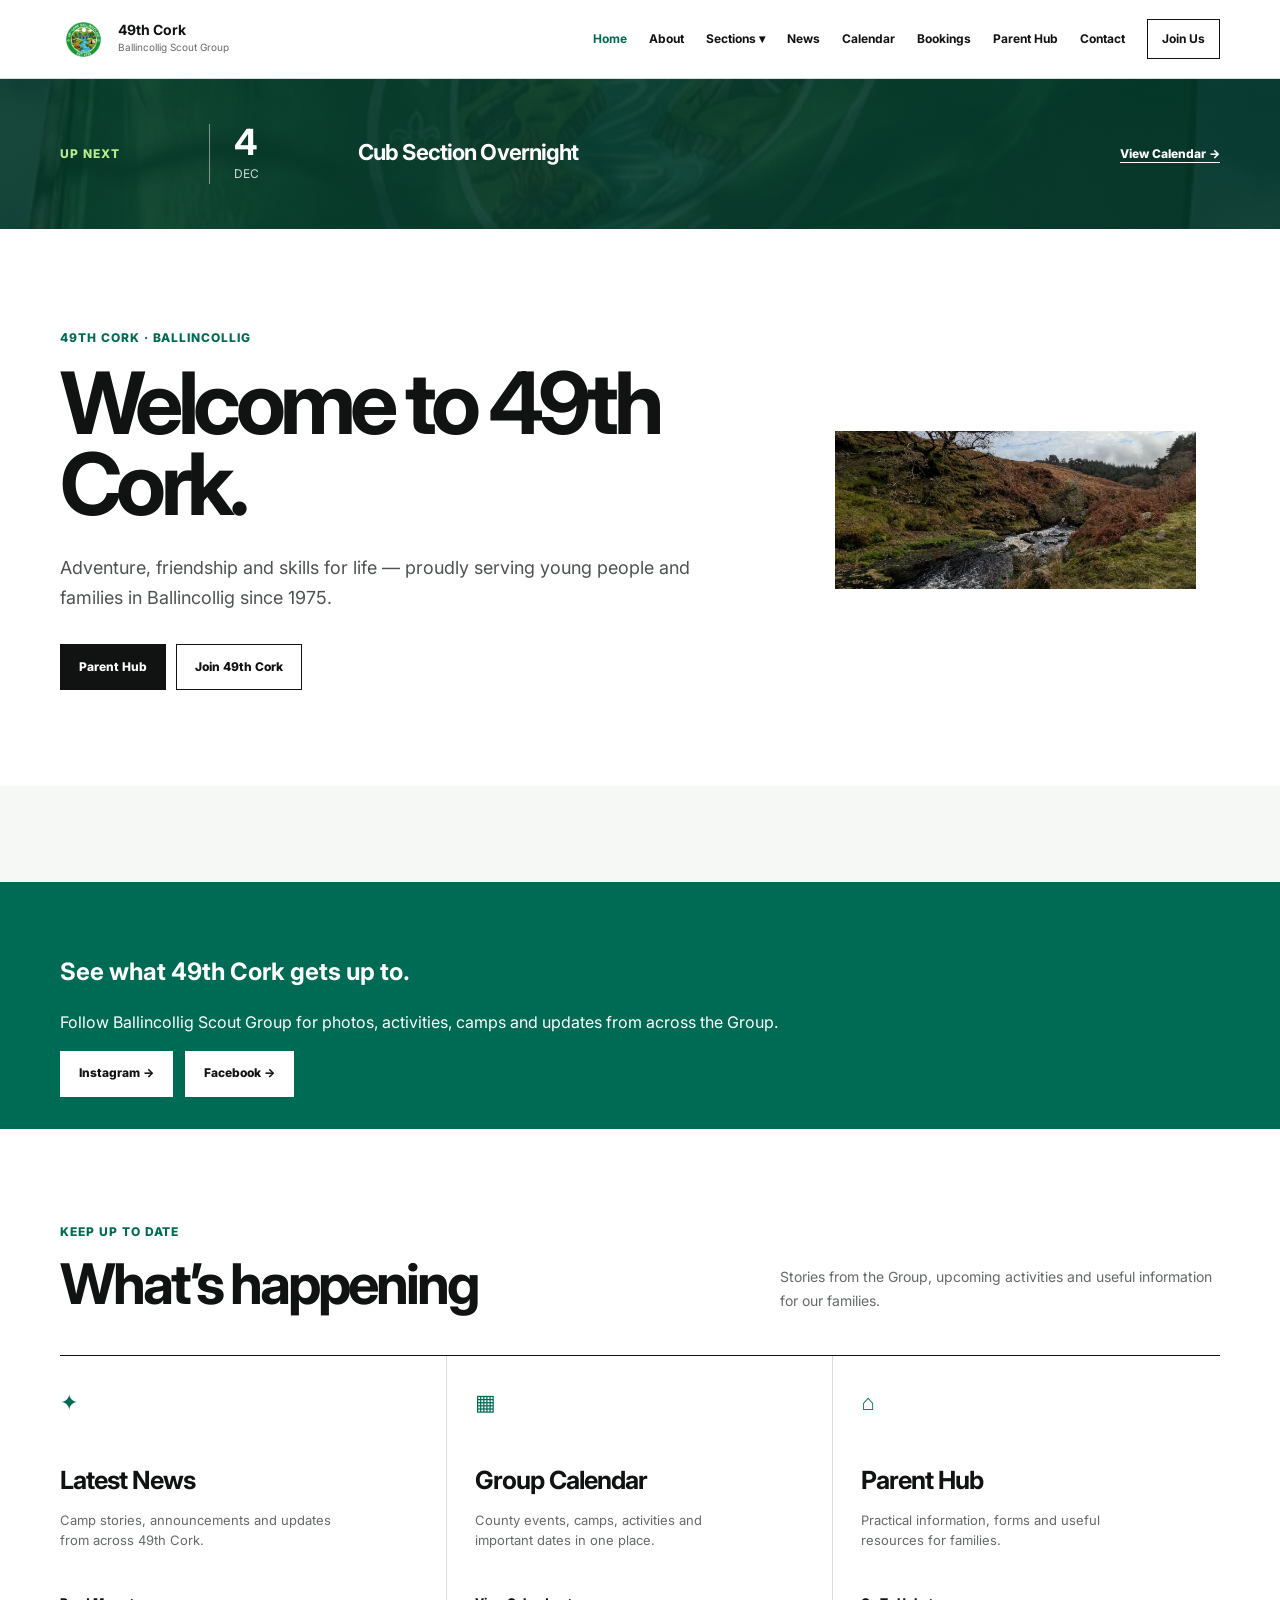
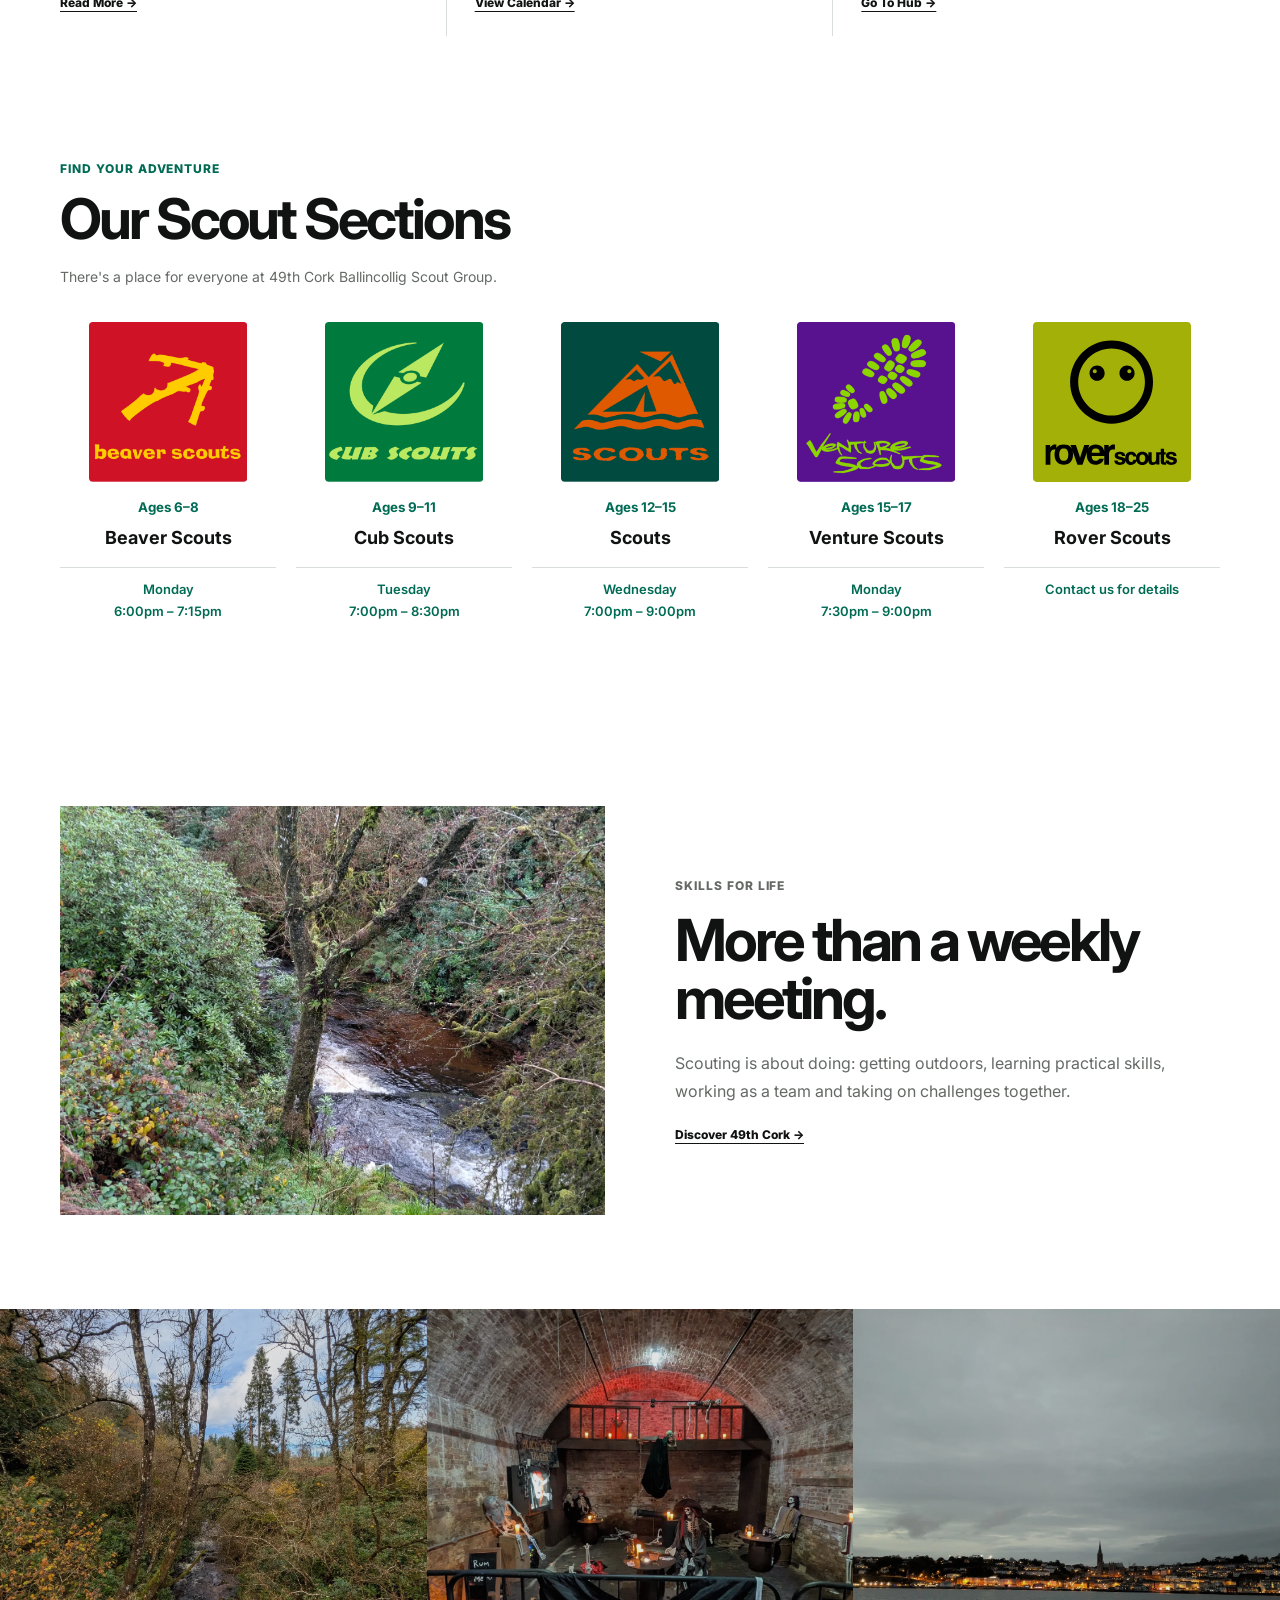
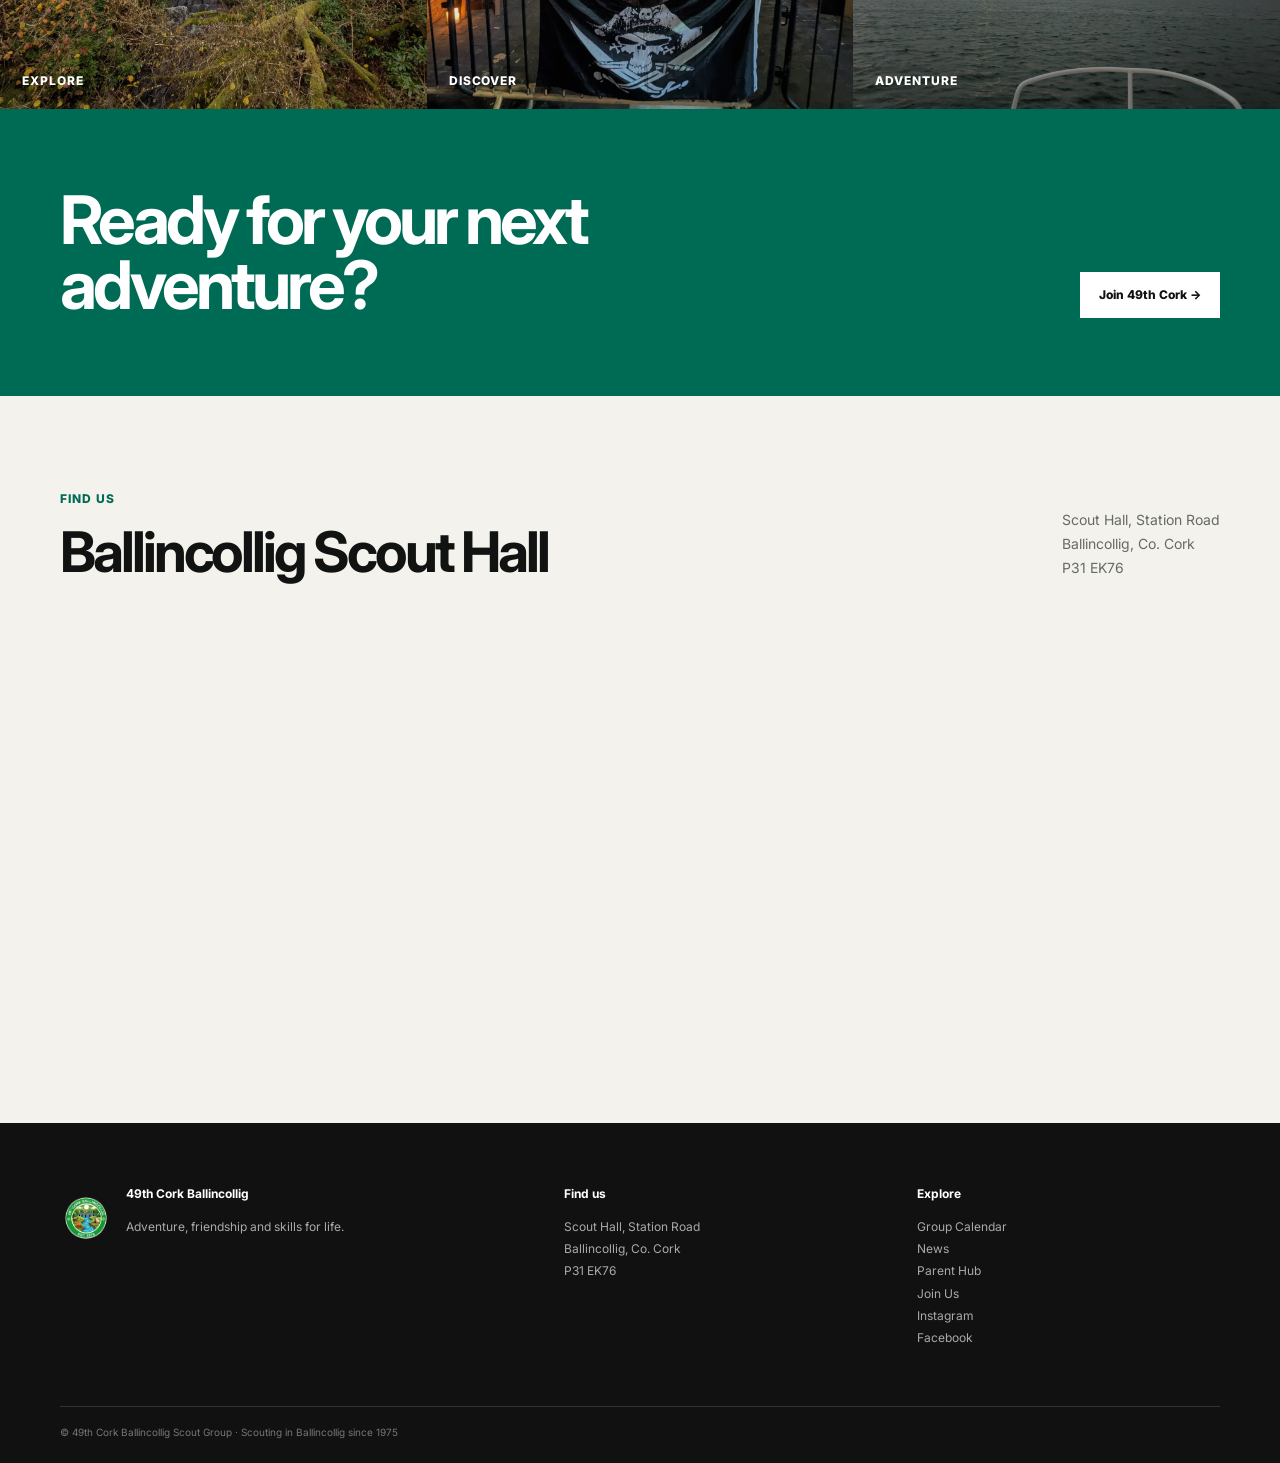
<file: index.html>
<!doctype html>
<html lang="en">
  <head>
    <meta charset="utf-8" />
    <meta name="viewport" content="width=device-width,initial-scale=1" />
    <title>Home | 49th Cork Ballincollig Scout Group</title>
    <meta name="description" content="49th Cork Ballincollig Scout Group" />
    <link rel="stylesheet" href="assets/css/style.css?v=11" />
    <link rel="icon" type="image/png" href="assets/images/logo.png" />
    <link rel="apple-touch-icon" href="assets/images/logo.png" />

    <script async src="https://www.googletagmanager.com/gtm.js?id=GTM-TFGM9BR9"></script>
    <script>
      window.dataLayer = window.dataLayer || [];
      function gtag(){dataLayer.push(arguments);}
      gtag('js', new Date());
    </script>
  </head>

  <body>
    <header class="site-header">
      <div class="container nav-wrap">
        <a class="brand" href="index.html"
          ><img src="assets/images/logo.png" alt="49th Cork logo" /><span
            ><strong>49th Cork</strong
            ><small>Ballincollig Scout Group</small></span
          ></a
        ><button class="menu-toggle" aria-label="Open menu">☰</button>
        <nav class="nav">
          <a class="active" href="index.html">Home</a
          ><a class="" href="about.html">About</a>
          <div class="nav-sections">
            <button class="sections-toggle" type="button" aria-expanded="false">
              Sections <span aria-hidden="true">▾</span>
            </button>
            <div class="sections-menu">
              <a href="beavers.html">Beavers</a>
              <a href="cubs.html">Cubs</a>
              <a href="scouts.html">Scouts</a>
              <a href="ventures.html">Ventures</a>
              <a href="rovers.html">Rovers</a>
            </div>
          </div>
          <a class="" href="events.html">News</a>
          <a class="" href="calendar.html">Calendar</a>
          <a href="bookings.html">Bookings</a>
          <a class="" href="parents.html">Parent Hub</a>
          <a class="" href="contact.html">Contact</a>
          <a class="nav-join" href="join.html">Join Us</a>
        </nav>
      </div>
    </header>

    <!-- =====================================================
     UP NEXT
     Automatically populated from events.js
     ===================================================== -->

    <section class="up-next">
      <div class="container up-grid" id="upNext">
        <!-- Next event automatically inserted here -->
      </div>
    </section>

    <main>
      <section class="hero">
        <div class="container hero-grid">
          <div>
            <p class="kicker">49th Cork · Ballincollig</p>
            <h1>Welcome to 49th Cork.</h1>
            <p class="lead">
              Adventure, friendship and skills for life — proudly serving young
              people and families in Ballincollig since 1975.
            </p>
            <div class="actions">
              <a class="button" href="parents.html">Parent Hub</a
              ><a class="button secondary" href="join.html">Join 49th Cork</a>
            </div>
          </div>
          <div class="hero-photo">
            <img
              src="assets/images/web/hero-glengarra.webp"
              alt="Woodland river on a 49th Cork outdoor adventure"
            />
          </div>
        </div>
      </section>
      <!-- Featured flyers: side by side on desktop, stacked on mobile -->
      <section class="homepage-flyers" aria-label="Scout Group announcements">
        <div class="container homepage-flyers-grid">
          <article class="flyer-card" id="open-night-home">
            <a href="assets/images/web/open-night-flyer.png" target="_blank" rel="noopener noreferrer" aria-label="View Open Night flyer full size">
              <img src="assets/images/web/open-night-flyer.png" alt="Scouting Open Night, Tuesday 17 November 2026, 7:00–8:30 pm" loading="lazy" />
            </a>
            <div class="flyer-card-content">
              <p class="kicker">Upcoming event</p>
              <h2>Scouting Open Night</h2>
              <p><strong>Tuesday 17 November · 7:00–8:30 pm</strong><br />Ballincollig Scout Hall. Everyone welcome — no booking needed.</p>
              <a class="button" href="events.html">Latest News →</a>
            </div>
          </article>
        </div>
      </section>
      <section class="social-strip">
        <div class="container">
          <p class="kicker">Follow our adventures</p>
          <h2>See what 49th Cork gets up to.</h2>
          <p>
            Follow Ballincollig Scout Group for photos, activities, camps and
            updates from across the Group.
          </p>

          <div class="social-actions">
            <a
              class="button"
              href="https://www.instagram.com/49th.ballincollig.scout.group/"
              target="_blank"
              rel="noopener noreferrer"
            >
              Instagram →
            </a>

            <a
              class="button button-outline"
              href="https://www.facebook.com/ballincollig.scout"
              target="_blank"
              rel="noopener noreferrer"
            >
              Facebook →
            </a>
          </div>
        </div>
      </section>

      <section class="section">
        <div class="container">
          <div class="section-head">
            <div>
              <p class="kicker">Keep up to date</p>
              <h2>What’s happening</h2>
            </div>
            <p>
              Stories from the Group, upcoming activities and useful information
              for our families.
            </p>
          </div>
          <div class="feature-grid">
            <a class="feature-card" href="events.html"
              ><div>
                <div class="icon">✦</div>
                <h3>Latest News</h3>
                <p>
                  Camp stories, announcements and updates from across 49th Cork.
                </p>
              </div>
              <div class="go">Read More →</div></a
            ><a class="feature-card" href="calendar.html"
              ><div>
                <div class="icon">▦</div>
                <h3>Group Calendar</h3>
                <p>
                  County events, camps, activities and important dates in one
                  place.
                </p>
              </div>
              <div class="go">View Calendar →</div></a
            ><a class="feature-card" href="parents.html"
              ><div>
                <div class="icon">⌂</div>
                <h3>Parent Hub</h3>
                <p>
                  Practical information, forms and useful resources for
                  families.
                </p>
              </div>
              <div class="go">Go To Hub →</div></a
            >
          </div>
        </div>
      </section>

      <!-- SCOUT SECTIONS -->
      <section class="scout-sections">
        <div class="container">
          <div class="scout-sections-heading">
            <p class="kicker">Find your adventure</p>
            <h2>Our Scout Sections</h2>
            <p>
              There's a place for everyone at 49th Cork Ballincollig Scout
              Group.
            </p>
          </div>
        </div>

        <div class="section-cards">
          <!-- Beavers -->
          <a class="section-card" href="beavers.html">
            <img src="assets/images/sections/beavers.png" alt="Beaver Scouts" />
            <small>Ages 6–8</small>
            <h3>Beaver Scouts</h3>
            <p class="meeting-time">
              Monday<br />
              6:00pm – 7:15pm
            </p>
          </a>

          <!-- Cubs -->
          <a class="section-card" href="cubs.html">
            <img src="assets/images/sections/cubs.png" alt="Cub Scouts" />
            <small>Ages 9–11</small>
            <h3>Cub Scouts</h3>
            <p class="meeting-time">
              Tuesday<br />
              7:00pm – 8:30pm
            </p>
          </a>

          <!-- Scouts -->
          <a class="section-card" href="scouts.html">
            <img src="assets/images/sections/scouts.png" alt="Scouts" />
            <small>Ages 12–15</small>
            <h3>Scouts</h3>
            <p class="meeting-time">
              Wednesday<br />
              7:00pm – 9:00pm
            </p>
          </a>

          <!-- Ventures -->
          <a class="section-card" href="ventures.html">
            <img
              src="assets/images/sections/ventures.png"
              alt="Venture Scouts"
            />
            <small>Ages 15–17</small>
            <h3>Venture Scouts</h3>
            <p class="meeting-time">
              Monday<br />
              7:30pm – 9:00pm
            </p>
          </a>

          <!-- Rovers -->
          <a class="section-card" href="rovers.html">
            <img
              src="assets/images/sections/rover-scouts.svg"
              alt="Rover Scouts"
            />
            <small>Ages 18–25</small>
            <h3>Rover Scouts</h3>
            <p class="meeting-time">Contact us for details</p>
          </a>
        </div>
      </section>

      <section class="section">
        <div class="container split">
          <div class="split-media">
            <img
              src="assets/images/web/river-woods.webp"
              alt="River through woodland on an outdoor adventure"
            />
          </div>
          <div class="split-copy">
            <p class="kicker">Skills for life</p>
            <h2>More than a weekly meeting.</h2>
            <p>
              Scouting is about doing: getting outdoors, learning practical
              skills, working as a team and taking on challenges together.
            </p>
            <a class="arrow-link" href="about.html">Discover 49th Cork →</a>
          </div>
        </div>
      </section>
      <section class="photo-band">
        <div class="photo-band-grid">
          <figure>
            <img
              src="assets/images/web/woodland-stream.webp"
              alt="Woodland stream"
            />
            <figcaption>Explore</figcaption>
          </figure>
          <figure>
            <img
              src="assets/images/web/spike-pirates.webp"
              alt="Pirate exhibition on Spike Island"
            />
            <figcaption>Discover</figcaption>
          </figure>
          <figure>
            <img
              src="assets/images/web/cobh-harbour.webp"
              alt="Cobh harbour at dusk"
            />
            <figcaption>Adventure</figcaption>
          </figure>
        </div>
      </section>
      <section class="cta">
        <div class="container cta-inner">
          <h2>Ready for your next adventure?</h2>
          <a class="button" href="join.html">Join 49th Cork →</a>
        </div>
      </section>
    </main>

    <section class="section soft">
      <div class="container">
        <div class="section-head">
          <div>
            <p class="kicker">Find us</p>
            <h2>Ballincollig Scout Hall</h2>
          </div>

          <p>
            Scout Hall, Station Road<br />
            Ballincollig, Co. Cork<br />
            P31 EK76
          </p>
        </div>

        <div class="map-container">
          <iframe
            src="https://www.google.com/maps?q=Scout+Hall+Station+Road+Ballincollig+Cork+P31+EK76&output=embed"
            width="100%"
            height="400"
            style="border: 0"
            allowfullscreen=""
            loading="lazy"
            referrerpolicy="no-referrer-when-downgrade"
            title="49th Cork Ballincollig Scout Hall"
          >
          </iframe>
        </div>
      </div>
    </section>

    <footer class="footer">
      <div class="container footer-grid">
        <div>
          <div class="footer-brand">
            <img src="assets/images/logo.png" alt="49th Cork logo" />
            <div>
              <h4>49th Cork Ballincollig</h4>
              <p>Adventure, friendship and skills for life.</p>
            </div>
          </div>
        </div>
        <div>
          <h4>Find us</h4>
          <p>
            Scout Hall, Station Road<br />Ballincollig, Co. Cork<br />P31 EK76
          </p>
        </div>
        <div>
          <h4>Explore</h4>
          <p>
            <a href="calendar.html">Group Calendar</a><br /><a
              href="events.html"
              >News</a
            ><br /><a href="parents.html">Parent Hub</a><br /><a
              href="join.html"
              >Join Us</a
            ><br /><a
              href="https://www.instagram.com/49th.ballincollig.scout.group/"
              target="_blank"
              rel="noopener noreferrer"
              >Instagram</a
            ><br />

            <a
              href="https://www.facebook.com/ballincollig.scout"
              target="_blank"
              rel="noopener noreferrer"
              >Facebook</a
            >
          </p>
        </div>
      </div>
      <div class="container footer-bottom">
        © 49th Cork Ballincollig Scout Group · Scouting in Ballincollig since
        1975
      </div>
    </footer>

    <script>
      // Hide the Open Night announcement from 18 November 2026 (Ireland time).
      if (Date.now() >= Date.parse("2026-11-18T00:00:00Z")) {
        document.getElementById("open-night-home")?.remove();
      }
    </script>
    <script src="assets/js/events.js"></script>
    <script src="assets/js/site.js"></script>
  </body>
</html>
</file>
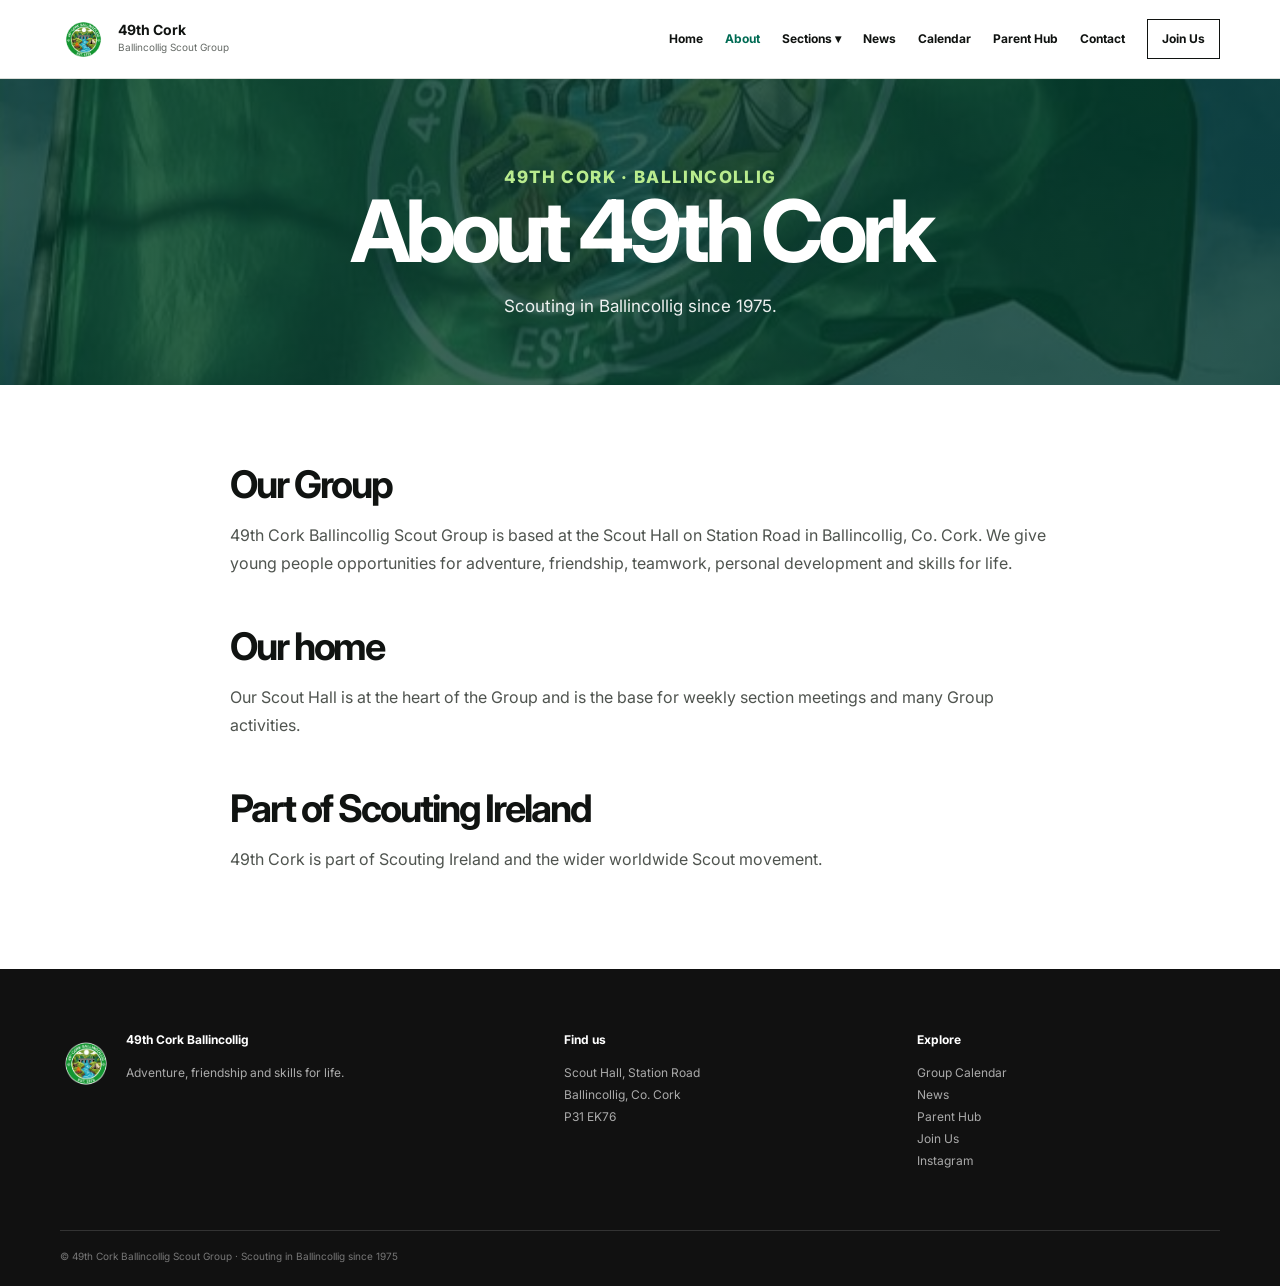
<file: about.html>
<!doctype html>
<html lang="en">
  <head>
    <meta charset="utf-8" />
    <meta name="viewport" content="width=device-width,initial-scale=1" />
    <title>About | 49th Cork Ballincollig Scout Group</title>
    <meta name="description" content="49th Cork Ballincollig Scout Group" />
    <link rel="stylesheet" href="assets/css/style.css" />
    <link rel="icon" type="image/png" href="assets/images/logo.png" />
    <link rel="apple-touch-icon" href="assets/images/logo.png" />

    <script async src="https://www.googletagmanager.com/gtm.js?id=GTM-TFGM9BR9"></script>
    <script>
      window.dataLayer = window.dataLayer || [];
      function gtag(){dataLayer.push(arguments);}
      gtag('js', new Date());
    </script>
  </head>
  <body>
    <header class="site-header">
      <div class="container nav-wrap">
        <a class="brand" href="index.html"
          ><img src="assets/images/logo.png" alt="49th Cork logo" /><span
            ><strong>49th Cork</strong
            ><small>Ballincollig Scout Group</small></span
          ></a
        ><button class="menu-toggle" aria-label="Open menu">☰</button>
        <nav class="nav">
          <a class="" href="index.html">Home</a
          ><a class="active" href="about.html">About</a>
          <div class="nav-sections">
            <button class="sections-toggle" type="button" aria-expanded="false">
              Sections <span aria-hidden="true">▾</span>
            </button>
            <div class="sections-menu">
              <a href="beavers.html">Beavers</a>
              <a href="cubs.html">Cubs</a
              ><a href="scouts.html">Scouts</a
              ><a href="ventures.html">Ventures</a>
              <a href="rovers.html">Rovers</a>
            </div>
          </div>
          <a class="" href="events.html">News</a
          ><a class="" href="calendar.html">Calendar</a
          ><a class="" href="parents.html">Parent Hub</a
          ><a class="" href="contact.html">Contact</a
          ><a class="nav-join" href="join.html">Join Us</a>
        </nav>
      </div>
    </header>
    <section class="page-hero">
      <div class="container">
        <p class="kicker">49th Cork · Ballincollig</p>
        <h1>About 49th Cork</h1>
        <p>Scouting in Ballincollig since 1975.</p>
      </div>
    </section>
    <main class="content">
      <div class="container narrow">
        <h2>Our Group</h2>
        <p>
          49th Cork Ballincollig Scout Group is based at the Scout Hall on
          Station Road in Ballincollig, Co. Cork. We give young people
          opportunities for adventure, friendship, teamwork, personal
          development and skills for life.
        </p>
        <h2>Our home</h2>
        <p>
          Our Scout Hall is at the heart of the Group and is the base for weekly
          section meetings and many Group activities.
        </p>
        <h2>Part of Scouting Ireland</h2>
        <p>
          49th Cork is part of Scouting Ireland and the wider worldwide Scout
          movement.
        </p>
      </div>
    </main>
    <footer class="footer">
      <div class="container footer-grid">
        <div>
          <div class="footer-brand">
            <img src="assets/images/logo.png" alt="49th Cork logo" />
            <div>
              <h4>49th Cork Ballincollig</h4>
              <p>Adventure, friendship and skills for life.</p>
            </div>
          </div>
        </div>
        <div>
          <h4>Find us</h4>
          <p>
            Scout Hall, Station Road<br />Ballincollig, Co. Cork<br />P31 EK76
          </p>
        </div>
        <div>
          <h4>Explore</h4>
          <p>
            <a href="calendar.html">Group Calendar</a><br /><a
              href="events.html"
              >News</a
            ><br /><a href="parents.html">Parent Hub</a><br /><a
              href="join.html"
              >Join Us</a
            ><br /><a
              href="https://www.instagram.com/49th.ballincollig.scout.group/"
              >Instagram</a
            >
          </p>
        </div>
      </div>
      <div class="container footer-bottom">
        © 49th Cork Ballincollig Scout Group · Scouting in Ballincollig since
        1975
      </div>
    </footer>
    <script src="assets/js/site.js"></script>
  </body>
</html>
</file>
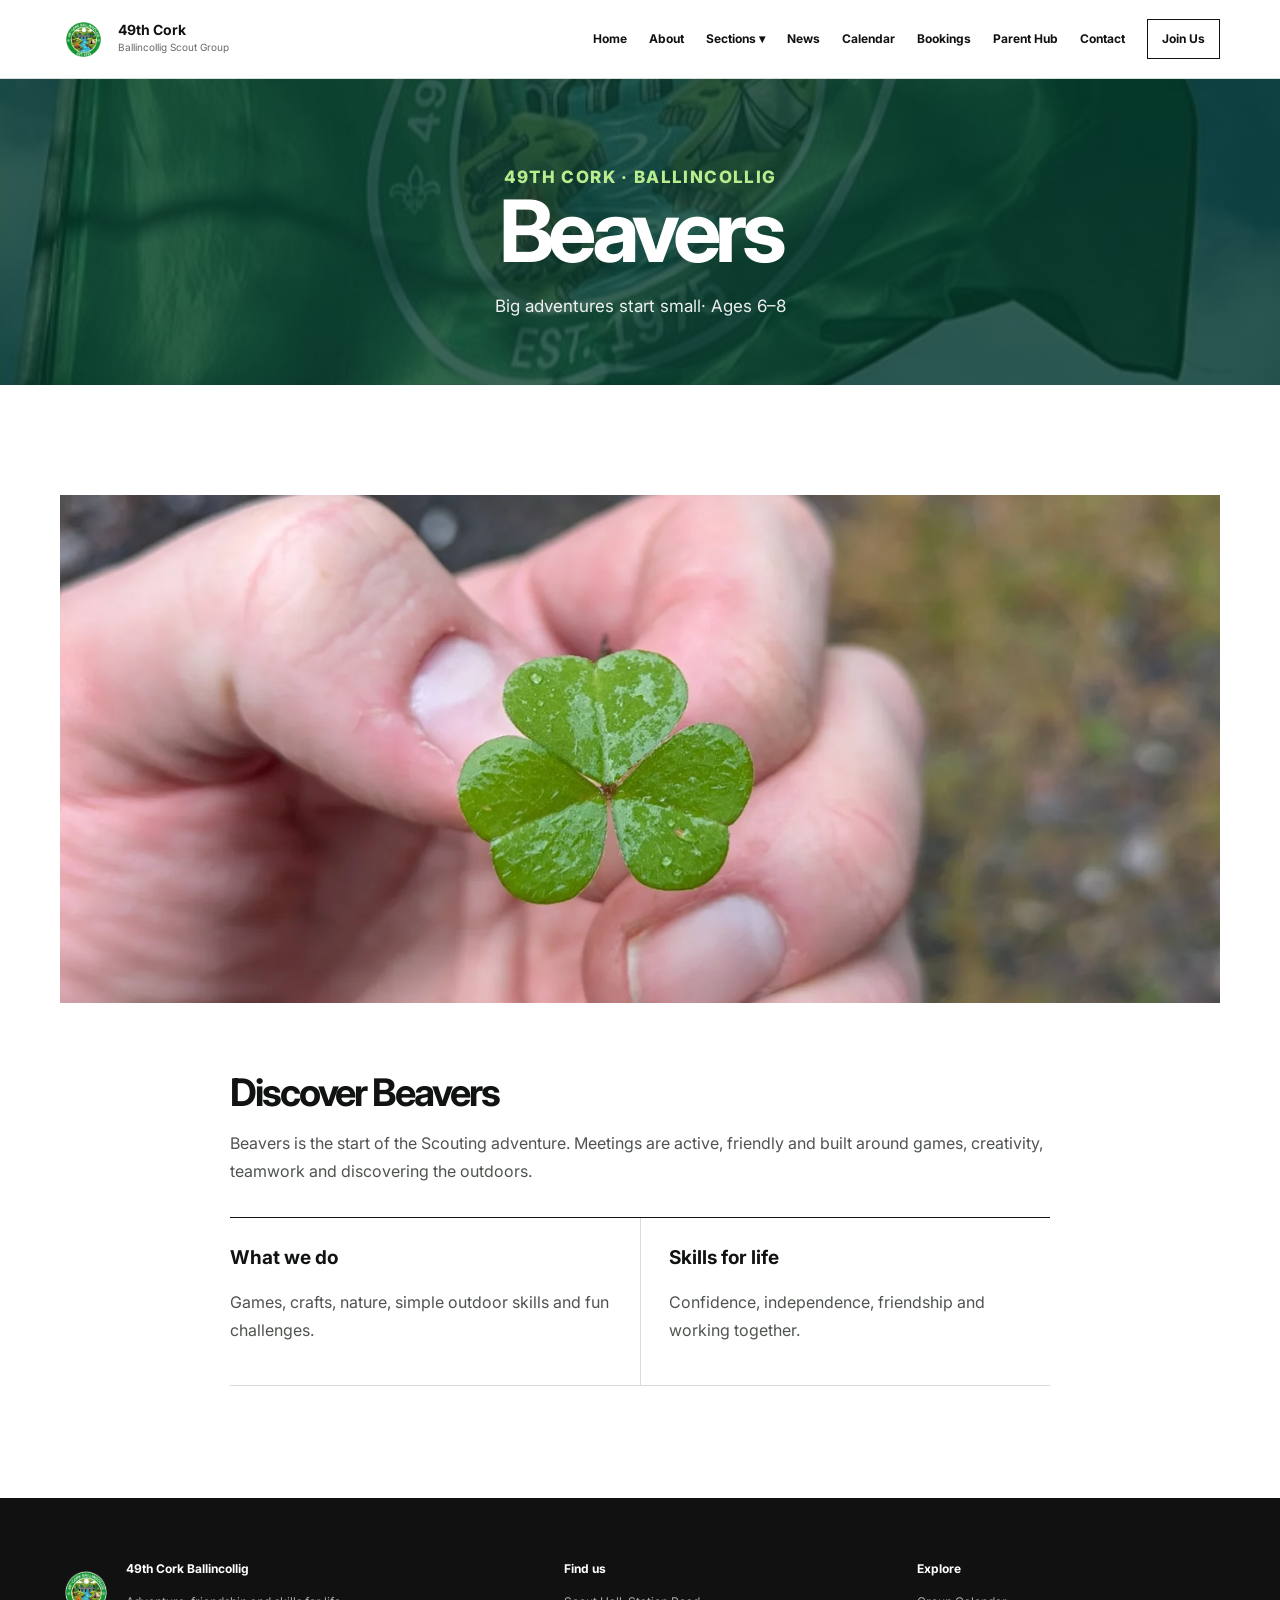
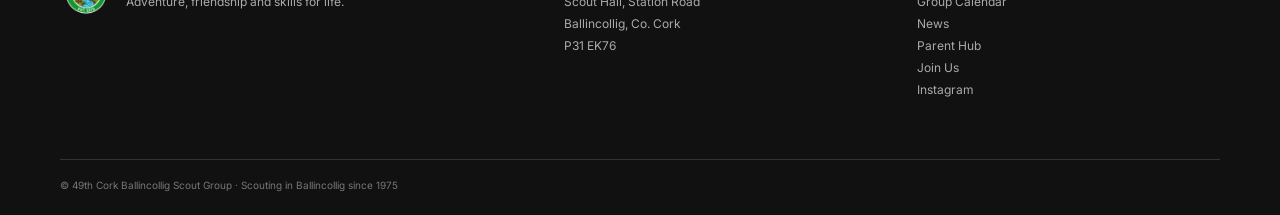
<file: beavers.html>
<!doctype html>
<html lang="en">
  <head>
    <meta charset="utf-8" />
    <meta name="viewport" content="width=device-width,initial-scale=1" />
    <title>Beavers | 49th Cork Ballincollig Scout Group</title>
    <meta name="description" content="49th Cork Ballincollig Scout Group" />
    <link rel="stylesheet" href="assets/css/style.css" />
    <link rel="icon" type="image/png" href="assets/images/logo.png" />
    <link rel="apple-touch-icon" href="assets/images/logo.png" />

    <script async src="https://www.googletagmanager.com/gtm.js?id=GTM-TFGM9BR9"></script>
    <script>
      window.dataLayer = window.dataLayer || [];
      function gtag(){dataLayer.push(arguments);}
      gtag('js', new Date());
    </script>
  </head>
  <body>
    <header class="site-header">
      <div class="container nav-wrap">
        <a class="brand" href="index.html"
          ><img src="assets/images/logo.png" alt="49th Cork logo" /><span
            ><strong>49th Cork</strong
            ><small>Ballincollig Scout Group</small></span
          ></a>
        <button class="menu-toggle" aria-label="Open menu">☰</button>
        <nav class="nav">
          <a class="" href="index.html">Home</a
          ><a class="" href="about.html">About</a>
          <div class="nav-sections">
            <button class="sections-toggle" type="button" aria-expanded="false">
              Sections <span aria-hidden="true">▾</span>
            </button>
            <div class="sections-menu">
              <a href="beavers.html" class="active">Beavers</a>
              <a href="cubs.html">Cubs</a>
              <a href="scouts.html">Scouts</a>
              <a href="ventures.html">Ventures</a>
              <a href="rovers.html">Rovers</a>
            </div>
          </div>
          <a class="" href="news.html">News</a
          ><a class="" href="calendar.html">Calendar</a
          >
          <a href="bookings.html">Bookings</a>
          <a class="" href="parents.html">Parent Hub</a
          ><a class="" href="contact.html">Contact</a
          ><a class="nav-join" href="join.html">Join Us</a>
        </nav>
      </div>
    </header>
    <section class="page-hero">
      <div class="container">
        <p class="kicker">49th Cork · Ballincollig</p>
        <h1>Beavers</h1>
        <p>Big adventures start small· Ages 6–8</p>
      </div>
    </section>

    <main class="content">
      <div class="container">
        <div class="page-photo">
          <img
            src="assets/images/web/nature-clover.webp"
            alt="49th Cork activity photograph"
          />
        </div>
      </div>

      <div class="container narrow">
        <h2>Discover Beavers</h2>
        <p>
          Beavers is the start of the Scouting adventure. Meetings are active,
          friendly and built around games, creativity, teamwork and discovering
          the outdoors.
        </p>
        <div class="info-grid">
          <div class="info-card">
            <h3>What we do</h3>
            <p>
              Games, crafts, nature, simple outdoor skills and fun challenges.
            </p>
          </div>
          <div class="info-card">
            <h3>Skills for life</h3>
            <p>Confidence, independence, friendship and working together.</p>
          </div>
        </div>
      </div>
    </main>
    <footer class="footer">
      <div class="container footer-grid">
        <div>
          <div class="footer-brand">
            <img src="assets/images/logo.png" alt="49th Cork logo" />
            <div>
              <h4>49th Cork Ballincollig</h4>
              <p>Adventure, friendship and skills for life.</p>
            </div>
          </div>
        </div>
        <div>
          <h4>Find us</h4>
          <p>
            Scout Hall, Station Road<br />Ballincollig, Co. Cork<br />P31 EK76
          </p>
        </div>
        <div>
          <h4>Explore</h4>
          <p>
            <a href="calendar.html">Group Calendar</a><br /><a
              href="events.html"
              >News</a
            ><br /><a href="parents.html">Parent Hub</a><br /><a
              href="join.html"
              >Join Us</a
            ><br /><a
              href="https://www.instagram.com/49th.ballincollig.scout.group/"
              >Instagram</a
            >
          </p>
        </div>
      </div>
      <div class="container footer-bottom">
        © 49th Cork Ballincollig Scout Group · Scouting in Ballincollig since
        1975
      </div>
    </footer>
    <script src="assets/js/site.js"></script>
  </body>
</html>
</file>
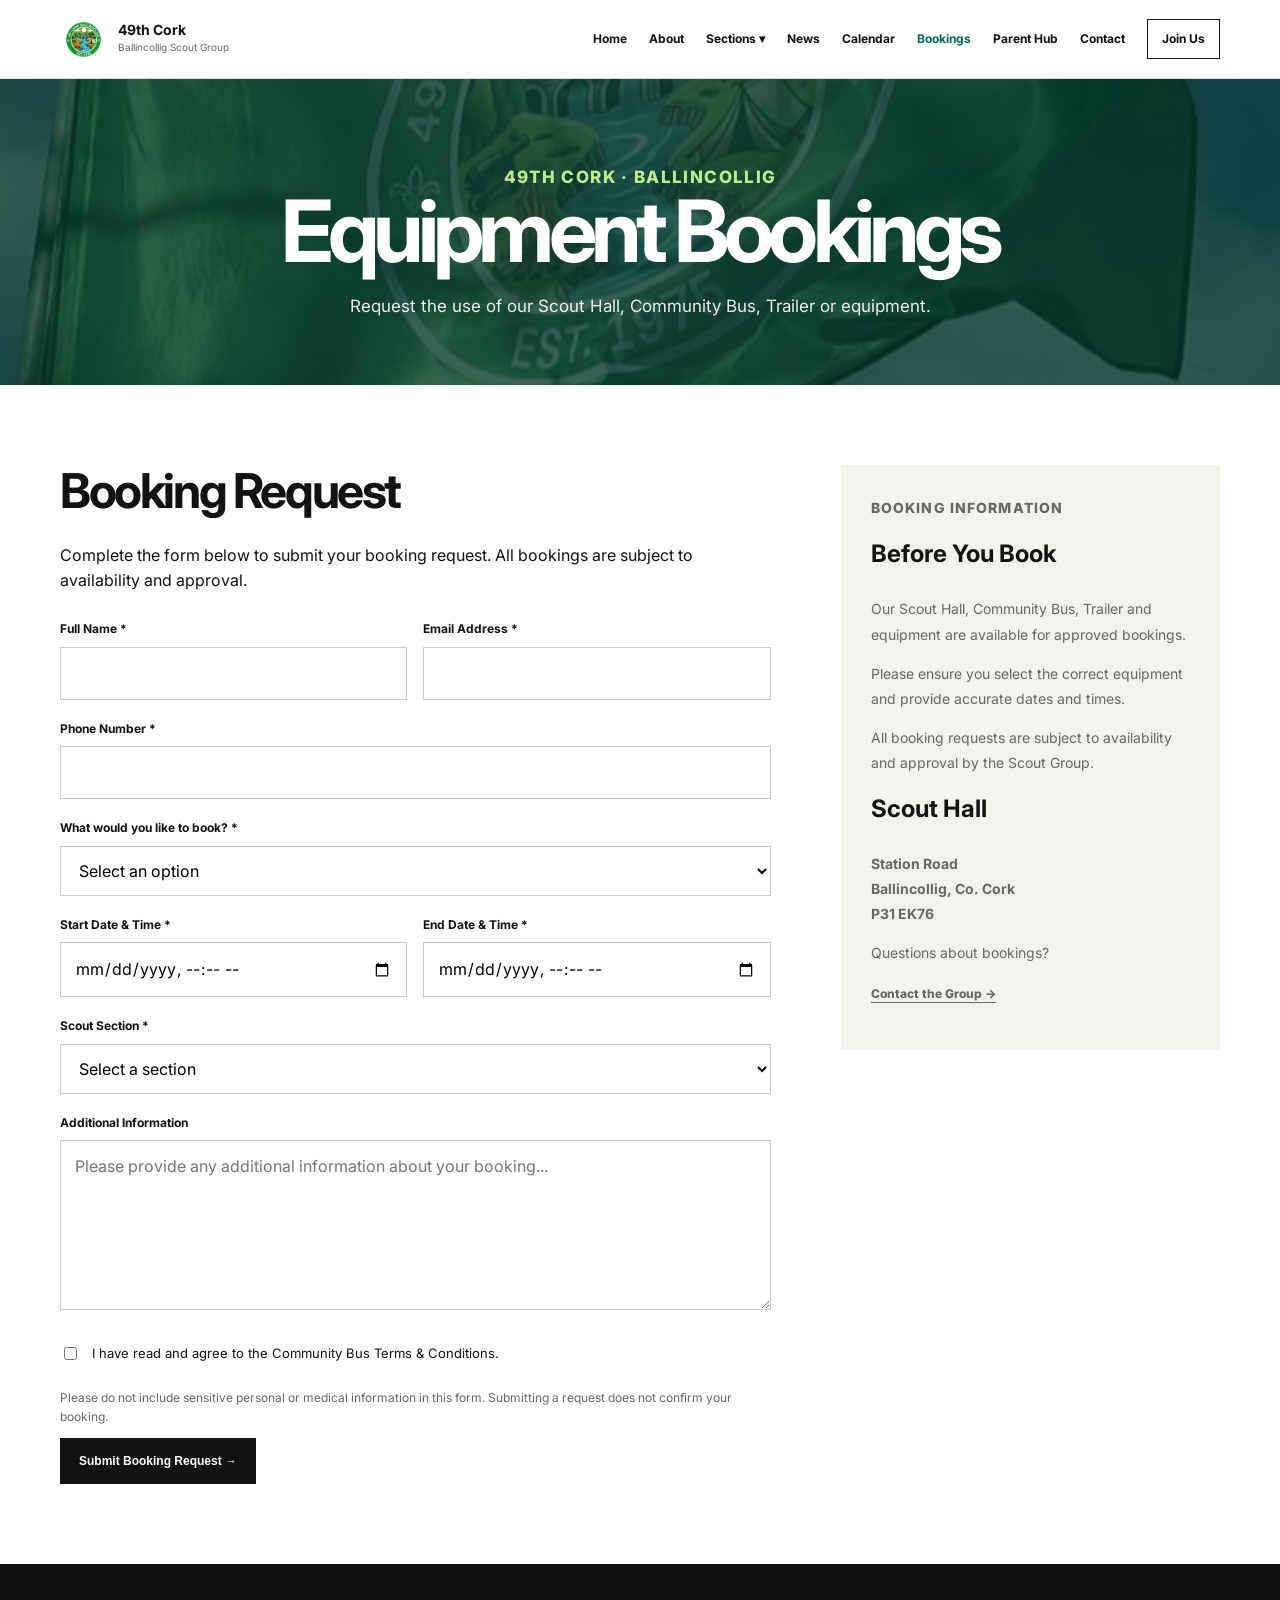
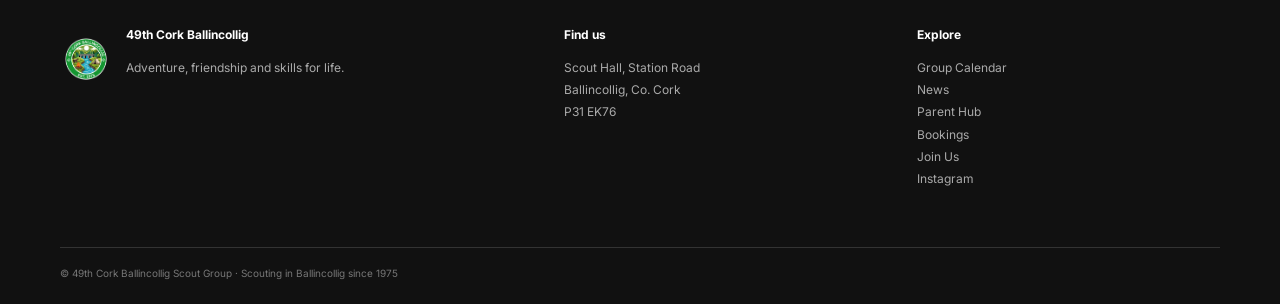
<file: bookings.html>
<!doctype html>
<html lang="en">
    <head>
        <meta charset="utf-8" />
        <meta name="viewport" content="width=device-width,initial-scale=1" />

        <title>Bookings | 49th Cork Ballincollig Scout Group</title>

        <meta
            name="description"
            content="Book the Scout Hall, Scout Bus, Trailer or equipment at 49th Cork Ballincollig Scout Group."
        />

        <link rel="stylesheet" href="assets/css/style.css" />
        <link rel="icon" type="image/png" href="assets/images/logo.png" />
        <link rel="apple-touch-icon" href="assets/images/logo.png" />

        <style>
            /* Booking page styling */

            .booking-content {
                padding: 80px 0;
            }

            .booking-layout {
                display: grid;
                grid-template-columns: 1.5fr 0.8fr;
                gap: 70px;
                align-items: start;
            }

            .booking-form-wrap h2 {
                margin: 0 0 25px;
                font-size: clamp(32px, 5vw, 48px);
                line-height: 1.1;
                letter-spacing: -0.05em;
            }

            .booking-form-wrap .field {
                margin-bottom: 20px;
            }

            .booking-form-wrap .field label {
                display: block;
                margin-bottom: 8px;
                font-weight: 700;
            }

            .booking-form-wrap .field input,
            .booking-form-wrap .field select,
            .booking-form-wrap .field textarea {
                width: 100%;
            }

            .booking-info {
                padding: 30px;
                background: var(--cream);
            }

            .booking-info h3 {
                margin-top: 0;
                font-size: 24px;
            }

            .booking-info p {
                color: var(--muted);
                font-size: 14px;
                line-height: 1.8;
            }

            .booking-checkbox {
                display: flex;
                align-items: flex-start;
                gap: 12px;
                margin: 25px 0;
            }

            .booking-checkbox input {
                width: auto !important;
                margin-top: 5px;
            }

            .booking-checkbox label {
                font-size: 13px;
                line-height: 1.7;
            }

            .booking-success {
                padding: 30px;
                border-left: 4px solid var(--green);
                background: #e8f4ed;
            }

            .booking-success h3 {
                margin-top: 0;
                color: var(--green);
            }

            @media (max-width: 920px) {
                .booking-layout {
                    grid-template-columns: 1fr;
                    gap: 40px;
                }
            }

            @media (max-width: 600px) {
                .booking-content {
                    padding: 45px 0;
                }

                .booking-info {
                    padding: 22px;
                }
            }
        </style>
        <script
            src="https://challenges.cloudflare.com/turnstile/v0/api.js"
            async
            defer>
        </script>

    <script async src="https://www.googletagmanager.com/gtm.js?id=GTM-TFGM9BR9"></script>
    <script>
      window.dataLayer = window.dataLayer || [];
      function gtag(){dataLayer.push(arguments);}
      gtag('js', new Date());
    </script>
    </head>

    <body>
        <!-- HEADER -->

        <header class="site-header">
            <div class="container nav-wrap">
                <a class="brand" href="index.html">
                    <img
                        src="assets/images/logo.png"
                        alt="49th Cork logo"
                    />
                    <span>
                        <strong>49th Cork</strong>
                        <small>Ballincollig Scout Group</small>
                    </span>
                </a>

                <button class="menu-toggle" aria-label="Open menu">
                    ☰
                </button>

                <nav class="nav">
                    <a href="index.html">Home</a>
                    <a href="about.html">About</a>

                    <div class="nav-sections">
                        <button
                            class="sections-toggle"
                            type="button"
                            aria-expanded="false"
                        >
                            Sections <span aria-hidden="true">▾</span>
                        </button>

                        <div class="sections-menu">
                            <a href="beavers.html">Beavers</a>
                            <a href="cubs.html">Cubs</a>
                            <a href="scouts.html">Scouts</a>
                            <a href="ventures.html">Ventures</a>
                            <a href="rovers.html">Rovers</a>
                        </div>
                    </div>

                    <a href="events.html">News</a>
                    <a href="calendar.html">Calendar</a>
                    <a class="active" href="bookings.html">Bookings</a>
                    <a href="parents.html">Parent Hub</a>
                    <a href="contact.html">Contact</a>
                    <a class="nav-join" href="join.html">Join Us</a>
                </nav>
            </div>
        </header>

        <!-- PAGE BANNER -->

        <section class="page-hero">
            <div class="container">
                <p class="kicker">49th Cork · Ballincollig</p>

                <h1>Equipment Bookings</h1>

                <p>
                    Request the use of our Scout Hall, Community Bus,
                    Trailer or equipment.
                </p>
            </div>
        </section>

        <!-- BOOKING CONTENT -->

        <main class="booking-content">
            <div class="container booking-layout">

                <!-- BOOKING FORM -->

                <div class="booking-form-wrap">
                    <h2>Booking Request</h2>

                    <p>
                        Complete the form below to submit your booking request.
                        All bookings are subject to availability and approval.
                    </p>

                    <form
                        class="contact-form"
                        id="bookingForm"
                        action="https://docs.google.com/forms/d/e/1FAIpQLSfAgVrs7TakZS799PVRfbMsH4-Mi1AOdUkLVHYNy5cEpMHcSw/formResponse"
                        method="POST"
                        target="booking-form-target"
                    >
                        <!-- NAME AND EMAIL -->

                        <div class="form-row">
                            <div class="field">
                                <label for="booking-name">Full Name *</label>

                                <input
                                    id="booking-name"
                                    type="text"
                                    name="entry.1585344409"
                                    autocomplete="name"
                                    required
                                />
                            </div>

                            <div class="field">
                                <label for="booking-email">Email Address *</label>

                                <input
                                    id="booking-email"
                                    type="email"
                                    name="entry.155158828"
                                    autocomplete="email"
                                    required
                                />
                            </div>
                        </div>

                        <!-- PHONE -->

                        <div class="field">
                            <label for="booking-phone">Phone Number *</label>

                            <input
                                id="booking-phone"
                                type="tel"
                                name="entry.2093790254"
                                autocomplete="tel"
                                required
                            />
                        </div>

                        <!-- EQUIPMENT -->

                        <div class="field">
                            <label for="booking-equipment">
                                What would you like to book? *
                            </label>

                            <select
                                id="booking-equipment"
                                name="entry.2056550818"
                                required
                            >
                                <option value="">Select an option</option>
                                <option value="Scout Hall">Scout Hall</option>
                                <option value="Scout Bus">Scout Bus</option>
                                <option value="Scout Trailer">Scout Trailer</option>
                                <option value="Other Equipment">Other Equipment</option>
                            </select>
                        </div>

                        <!-- DATES -->

                        <div class="form-row">
                            <div class="field">
                                <label for="booking-start">
                                    Start Date & Time *
                                </label>

                                <input
                                    id="booking-start"
                                    type="datetime-local"
                                    name="entry.1432231507"
                                    required
                                />
                            </div>

                            <div class="field">
                                <label for="booking-end">
                                    End Date & Time *
                                </label>

                                <input
                                    id="booking-end"
                                    type="datetime-local"
                                    name="entry.188425763"
                                    required
                                />
                            </div>
                        </div>

                        <!-- SECTION -->

                        <div class="field">
                            <label for="booking-section">
                                Scout Section *
                            </label>

                            <select
                                id="booking-section"
                                name="entry.2087370705"
                                required
                            >
                                <option value="">Select a section</option>
                                <option value="Beavers">Beavers</option>
                                <option value="Cubs">Cubs</option>
                                <option value="Scouts">Scouts</option>
                                <option value="Ventures">Ventures</option>
                                <option value="Rovers">Rovers</option>
                                <option value="Other">Other</option>
                            </select>
                        </div>

                        <!-- COMMENTS -->

                        <div class="field">
                            <label for="booking-comments">
                                Additional Information
                            </label>

                            <textarea
                                id="booking-comments"
                                name="entry.711633180"
                                placeholder="Please provide any additional information about your booking..."
                            ></textarea>
                        </div>

                        <!-- TERMS -->

                        <div class="booking-checkbox">
                            <input
                                type="checkbox"
                                id="booking-terms"
                                required
                            />

                            <label for="booking-terms">
                                I have read and agree to the
                                Community Bus Terms & Conditions.
                            </label>
                        </div>

                        <input
                            type="hidden"
                            name="entry.1459875934"
                            value="I have read and agree to the Community Bus Terms & Conditions."
                        />

                        <p class="privacy-note">
                            Please do not include sensitive personal or medical
                            information in this form.
                            Submitting a request does not confirm your booking.
                        </p>

                        <button
                            class="button"
                            type="submit"
                            id="bookingSubmit"
                        >
                            Submit Booking Request →
                        </button>
                    </form>

                    <!-- HIDDEN GOOGLE FORM TARGET -->

                    <iframe
                        name="booking-form-target"
                        id="booking-form-target"
                        style="display: none"
                        title="Booking form submission"
                    ></iframe>

                    <!-- SUCCESS MESSAGE -->

                    <div
                        id="bookingSuccess"
                        class="booking-success"
                        style="display: none"
                    >
                        <h3>Booking Request Submitted!</h3>

                        <p>
                            Thank you. Your booking request has been sent to
                            49th Cork Ballincollig Scout Group.
                        </p>

                        <p>
                            Please note that your booking is not confirmed
                            until approved by the Group.
                        </p>
                    </div>
                </div>

                <!-- BOOKING INFORMATION -->

                <aside class="booking-info">
                    <p class="kicker">Booking Information</p>

                    <h3>Before You Book</h3>

                    <p>
                        Our Scout Hall, Community Bus, Trailer and equipment
                        are available for approved bookings.
                    </p>

                    <p>
                        Please ensure you select the correct equipment and
                        provide accurate dates and times.
                    </p>

                    <p>
                        All booking requests are subject to availability
                        and approval by the Scout Group.
                    </p>

                    <h3>Scout Hall</h3>

                    <p>
                        <strong>
                            Station Road<br />
                            Ballincollig, Co. Cork<br />
                            P31 EK76
                        </strong>
                    </p>

                    <p>
                        Questions about bookings?
                    </p>

                    <p>
                        <a class="arrow-link" href="contact.html">
                            Contact the Group →
                        </a>
                    </p>
                </aside>

            </div>
        </main>

        <!-- FOOTER -->

        <footer class="footer">
            <div class="container footer-grid">
                <div>
                    <div class="footer-brand">
                        <img
                            src="assets/images/logo.png"
                            alt="49th Cork logo"
                        />

                        <div>
                            <h4>49th Cork Ballincollig</h4>
                            <p>Adventure, friendship and skills for life.</p>
                        </div>
                    </div>
                </div>

                <div>
                    <h4>Find us</h4>

                    <p>
                        Scout Hall, Station Road<br />
                        Ballincollig, Co. Cork<br />
                        P31 EK76
                    </p>
                </div>

                <div>
                    <h4>Explore</h4>

                    <p>
                        <a href="calendar.html">Group Calendar</a><br />
                        <a href="events.html">News</a><br />
                        <a href="parents.html">Parent Hub</a><br />
                        <a href="bookings.html">Bookings</a><br />
                        <a href="join.html">Join Us</a><br />
                        <a
                            href="https://www.instagram.com/49th.ballincollig.scout.group/"
                        >
                            Instagram
                        </a>
                    </p>
                </div>
            </div>

            <div class="container footer-bottom">
                © 49th Cork Ballincollig Scout Group ·
                Scouting in Ballincollig since 1975
            </div>
        </footer>

        <!-- FORM SUBMISSION SCRIPT -->
        <div
            class="cf-turnstile"
            data-sitekey="0x4AAAAAAF23JcH57x0J3Te-">
        </div>
        <script>
            (function () {
                const form = document.getElementById("bookingForm");
                const iframe = document.getElementById("booking-form-target");
                const success = document.getElementById("bookingSuccess");
                const button = document.getElementById("bookingSubmit");

                let submitted = false;

                form.addEventListener("submit", function (event) {
                    const start = new Date(
                        document.getElementById("booking-start").value
                    );

                    const end = new Date(
                        document.getElementById("booking-end").value
                    );

                    if (end <= start) {
                        event.preventDefault();

                        alert(
                            "The booking end date and time must be after the start date and time."
                        );

                        return;
                    }

                    submitted = true;

                    button.disabled = true;
                    button.textContent = "Sending…";
                });

                iframe.addEventListener("load", function () {
                    if (!submitted) return;

                    form.style.display = "none";
                    success.style.display = "block";

                    form.reset();
                    submitted = false;
                });
            })();
        </script>

        <script src="assets/js/site.js"></script>
    </body>
</html>
</file>
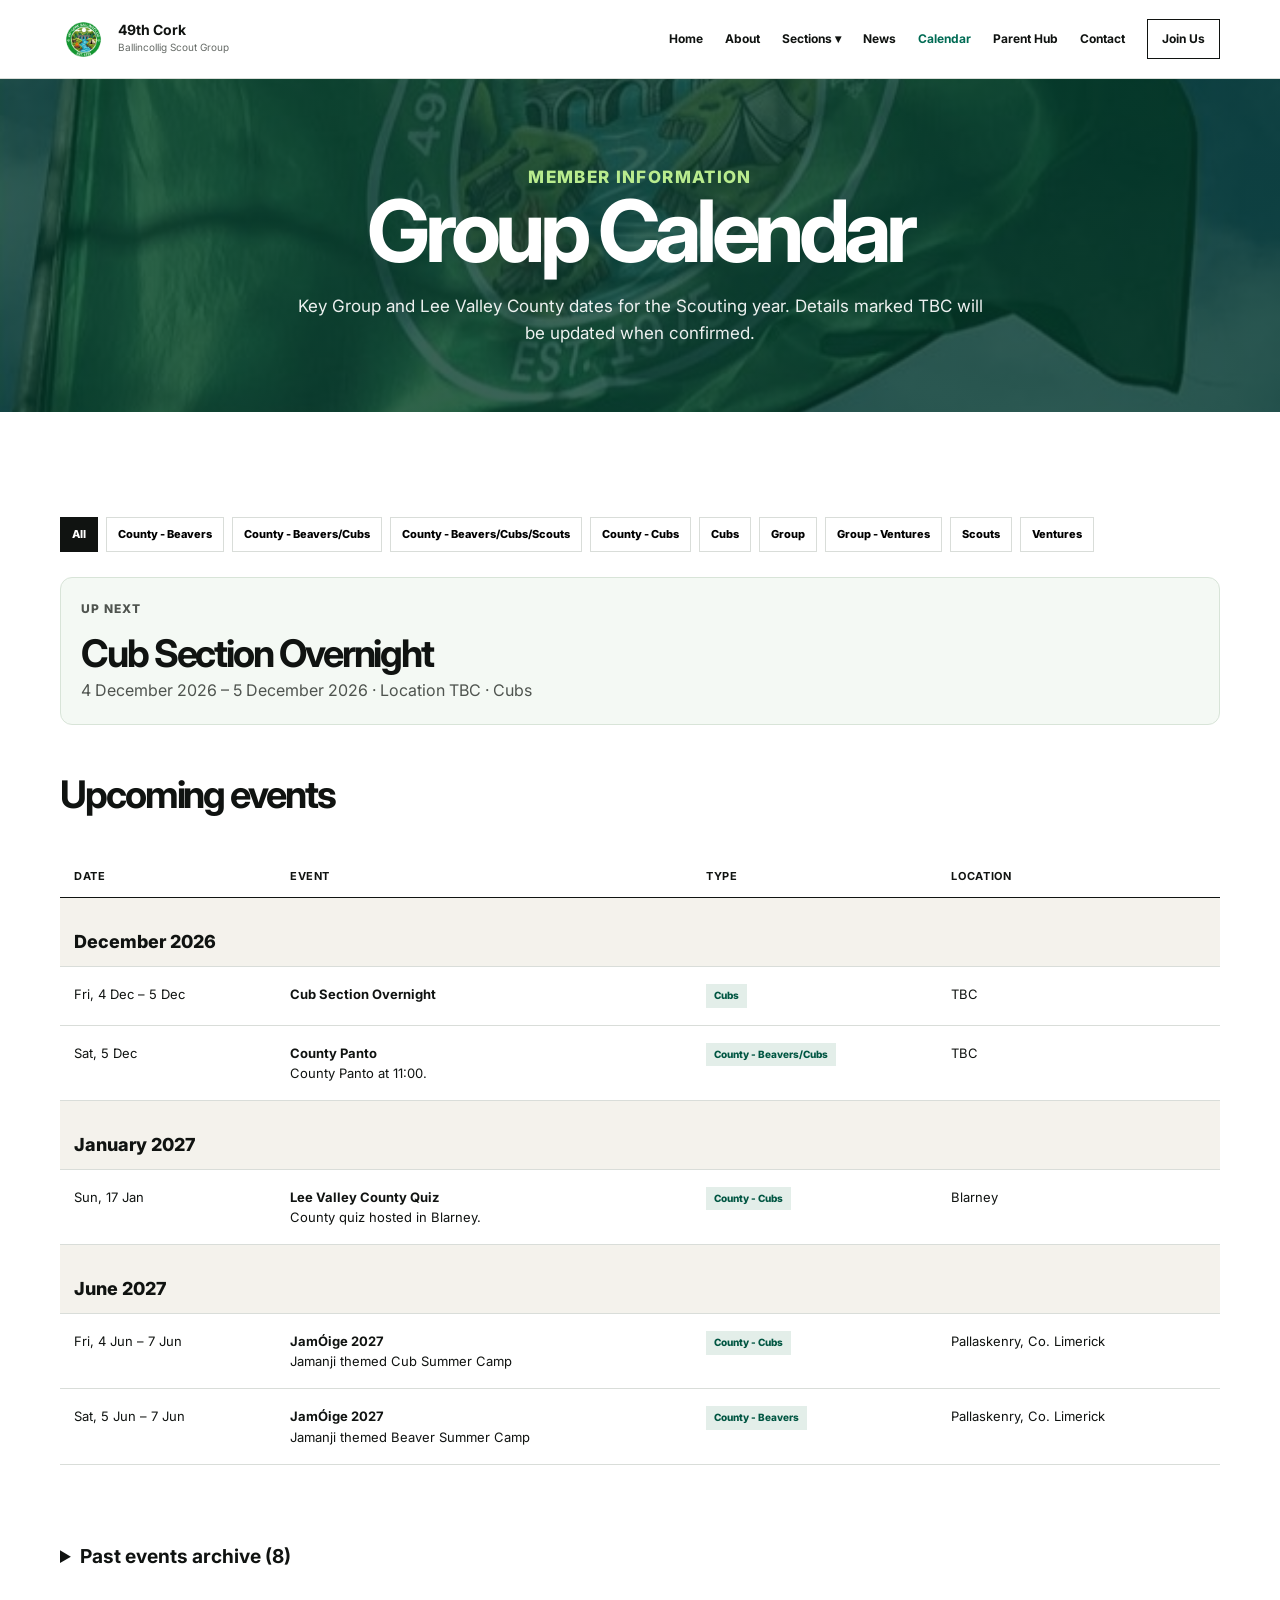
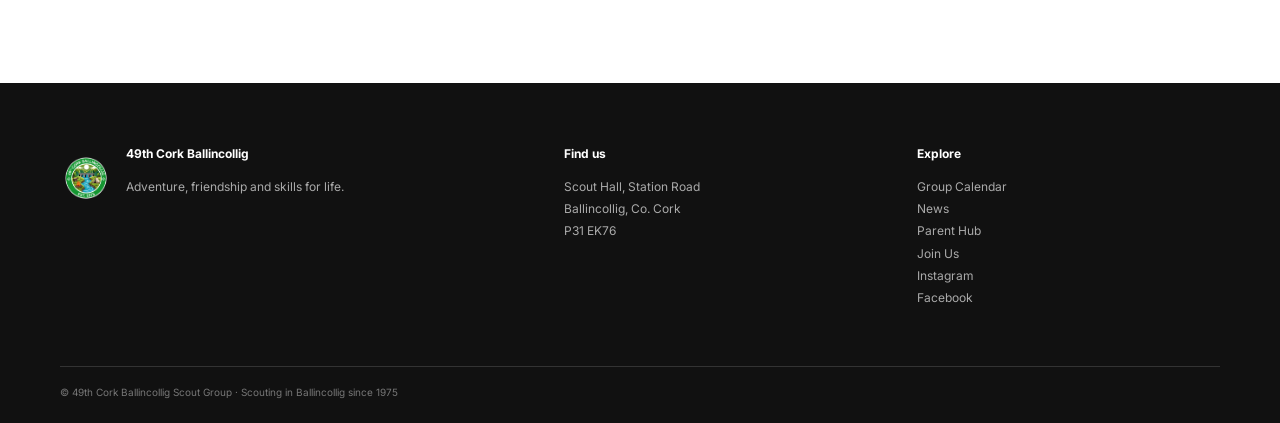
<file: calendar.html>
<!doctype html>
<html lang="en">
  <head>
    <meta charset="utf-8" />

    <meta name="viewport" content="width=device-width, initial-scale=1" />

    <title>Calendar | 49th Cork Ballincollig Scout Group</title>

    <meta
      name="description"
      content="Group and Lee Valley County calendar for 49th Cork Ballincollig Scout Group."
    />

    <link rel="stylesheet" href="assets/css/style.css" />

    <link rel="icon" type="image/png" href="assets/images/logo.png" />

    <link rel="apple-touch-icon" href="assets/images/logo.png" />

    <script async src="https://www.googletagmanager.com/gtm.js?id=GTM-TFGM9BR9"></script>
    <script>
      window.dataLayer = window.dataLayer || [];
      function gtag(){dataLayer.push(arguments);}
      gtag('js', new Date());
    </script>
  </head>

  <body>
    <!-- =====================================================
     HEADER
     ===================================================== -->

    <header class="site-header">
      <div class="container nav-wrap">
        <a class="brand" href="index.html">
          <img src="assets/images/logo.png" alt="49th Cork logo" />

          <span>
            <strong>49th Cork</strong>
            <small>Ballincollig Scout Group</small>
          </span>
        </a>

        <button class="menu-toggle" aria-label="Open menu">☰</button>

        <nav class="nav">
          <a href="index.html"> Home </a>

          <a href="about.html"> About </a>

          <!-- Sections dropdown -->

          <div class="nav-sections">
            <button class="sections-toggle" type="button" aria-expanded="false">
              Sections
              <span aria-hidden="true">▾</span>
            </button>

            <div class="sections-menu">
              <a href="beavers.html"> Beavers </a>

              <a href="cubs.html"> Cubs </a>

              <a href="scouts.html"> Scouts </a>

              <a href="ventures.html"> Ventures </a>
              <a href="rovers.html">Rovers</a>
            </div>
          </div>

          <a href="events.html"> News </a>

          <a class="active" href="calendar.html"> Calendar </a>

          <a href="parents.html"> Parent Hub </a>

          <a href="contact.html"> Contact </a>

          <a class="nav-join" href="join.html"> Join Us </a>
        </nav>
      </div>
    </header>

    <!-- =====================================================
     PAGE HERO
     ===================================================== -->

    <section class="page-hero">
      <div class="container">
        <p class="kicker">Member information</p>

        <h1>Group Calendar</h1>

        <p>
          Key Group and Lee Valley County dates for the Scouting year. Details
          marked TBC will be updated when confirmed.
        </p>
      </div>
    </section>

    <!-- =====================================================
     CALENDAR
     ===================================================== -->

    <main class="content">
      <div class="container">
        <!-- Filters -->
        <div class="filters" id="calendarFilters">
          <!-- Generated automatically from event types -->
        </div>

        <section id="nextEvent" aria-live="polite" style="margin:1.5rem 0; padding:1.25rem; border:1px solid #d8e4d8; border-radius:12px; background:#f4f9f4; display:none">
          <p class="kicker">Up next</p>
          <h2 id="nextEventTitle" style="margin:.25rem 0"></h2>
          <p id="nextEventDetails" style="margin:0"></p>
        </section>
        <h2>Upcoming events</h2>
        <!-- Calendar -->

        <div class="calendar-wrap">
          <table class="calendar">
            <thead>
              <tr>
                <th>Date</th>
                <th>Event</th>
                <th>Type</th>
                <th>Location</th>
              </tr>
            </thead>

            <tbody id="calendarBody">
              <!--
                        Events are generated automatically
                        from assets/js/events.js
                    -->
            </tbody>
          </table>
        </div>

        <!-- Message displayed if no events exist -->

        <div id="noEvents" style="display: none">
          <p>No upcoming events are currently listed.</p>
        </div>
        <details id="pastEventsArchive" style="margin:2rem 0">
          <summary style="cursor:pointer; font-weight:700; font-size:1.2rem">Past events archive (<span id="archiveCount">0</span>)</summary>
          <div class="calendar-wrap" style="margin-top:1rem">
            <table class="calendar">
              <thead><tr><th>Date</th><th>Event</th><th>Type</th><th>Location</th></tr></thead>
              <tbody id="archiveBody"></tbody>
            </table>
          </div>
          <p id="noArchive" style="display:none">No past events match this filter.</p>
        </details>
      </div>
    </main>

    <!-- =====================================================
     FOOTER
     ===================================================== -->

    <footer class="footer">
      <div class="container footer-grid">
        <div>
          <div class="footer-brand">
            <img src="assets/images/logo.png" alt="49th Cork logo" />

            <div>
              <h4>49th Cork Ballincollig</h4>

              <p>Adventure, friendship and skills for life.</p>
            </div>
          </div>
        </div>

        <div>
          <h4>Find us</h4>

          <p>
            Scout Hall, Station Road<br />
            Ballincollig, Co. Cork<br />
            P31 EK76
          </p>
        </div>

        <div>
          <h4>Explore</h4>

          <p>
            <a href="calendar.html"> Group Calendar </a>

            <br />

            <a href="events.html"> News </a>

            <br />

            <a href="parents.html"> Parent Hub </a>

            <br />

            <a href="join.html"> Join Us </a>

            <br />

            <a
              href="https://www.instagram.com/49th.ballincollig.scout.group/"
              target="_blank"
              rel="noopener noreferrer"
            >
              Instagram
            </a>

            <br />

            <a
              href="https://www.facebook.com/ballincollig.scout"
              target="_blank"
              rel="noopener noreferrer"
            >
              Facebook
            </a>
          </p>
        </div>
      </div>

      <div class="container footer-bottom">
        © 49th Cork Ballincollig Scout Group · Scouting in Ballincollig since
        1975
      </div>
    </footer>

    <!-- =====================================================
     JAVASCRIPT

     events.js MUST load before site.js
     ===================================================== -->

    <script src="assets/js/events.js?v=20261123"></script>

    <script src="assets/js/site.js"></script>

    <!-- =====================================================
     DYNAMIC CALENDAR
     ===================================================== -->

    <script>
      (function () {
        const calendarBody = document.getElementById("calendarBody");

        const noEvents = document.getElementById("noEvents");

        if (!calendarBody) {
          return;
        }

        /* -----------------------------------------------------
       Get events
       ----------------------------------------------------- */

        const events = Array.isArray(window.groupEvents)
          ? [...window.groupEvents]
          : [];

        /* -----------------------------------------------------
        Build filters automatically from event types
        ----------------------------------------------------- */

        const filtersContainer = document.getElementById("calendarFilters");

        if (filtersContainer) {
          const eventTypes = [
            ...new Set(events.map((event) => event.type).filter(Boolean)),
          ].sort();

          // All button
          const allButton = document.createElement("button");

          allButton.className = "filter active";
          allButton.type = "button";
          allButton.dataset.filter = "all";
          allButton.textContent = "All";

          filtersContainer.appendChild(allButton);

          // Event type buttons
          eventTypes.forEach((type) => {
            const button = document.createElement("button");

            button.className = "filter";
            button.type = "button";
            button.dataset.filter = type.toLowerCase();

            button.textContent = type;

            filtersContainer.appendChild(button);
          });
        }

        const filterButtons = document.querySelectorAll(".filter");

        /* -----------------------------------------------------
       Sort events by date
       ----------------------------------------------------- */

        events.sort(
          (a, b) =>
            new Date(a.date + "T00:00:00") - new Date(b.date + "T00:00:00"),
        );

        /* -----------------------------------------------------
       Render calendar
       ----------------------------------------------------- */

        const archiveBody = document.getElementById("archiveBody");
        const archiveCount = document.getElementById("archiveCount");
        const noArchive = document.getElementById("noArchive");
        const nextEvent = document.getElementById("nextEvent");
        // Compare calendar dates in the visitor's local timezone.
        const today = new Date();
        today.setHours(0, 0, 0, 0);
        const eventEnd = (event) => new Date((event.endDate || event.date) + "T00:00:00");
        const upcoming = events.filter(event => eventEnd(event) >= today);
        const past = events.filter(event => eventEnd(event) < today).reverse();

        function renderCalendar(filter = "all", source = upcoming, target = calendarBody) {
          target.innerHTML = "";

          let currentMonth = "";

          let displayedEvents = 0;

          source.forEach((event) => {
            const eventType = (event.type || "Group").toLowerCase();

            /*
             * Apply selected filter
             */

            if (filter !== "all" && eventType !== filter) {
              return;
            }

            const date = new Date(event.date + "T00:00:00");

            if (Number.isNaN(date.getTime())) {
              return;
            }

            displayedEvents++;

            /* ---------------------------------------------
               Month heading
               --------------------------------------------- */

            const monthHeading = date.toLocaleDateString("en-IE", {
              month: "long",
              year: "numeric",
            });

            if (monthHeading !== currentMonth) {
              const monthRow = document.createElement("tr");

              monthRow.className = "month";

              const monthCell = document.createElement("td");

              monthCell.colSpan = 4;
              monthCell.textContent = monthHeading;

              monthRow.appendChild(monthCell);

              target.appendChild(monthRow);

              currentMonth = monthHeading;
            }

            /* ---------------------------------------------
               Date
               --------------------------------------------- */

            let displayDate = date.toLocaleDateString("en-IE", {
              weekday: "short",
              day: "numeric",
              month: "short",
            });

            if (event.endDate && event.endDate !== event.date) {
              const end = new Date(event.endDate + "T00:00:00");
              if (!Number.isNaN(end.getTime()) && end >= date) {
                displayDate += " – " + end.toLocaleDateString("en-IE", {
                  day: "numeric", month: "short",
                  ...(end.getFullYear() !== date.getFullYear() ? { year: "numeric" } : {})
                });
              }
            }
            if (event.time) {
              displayDate += " · " + event.time;
            }

            /* ---------------------------------------------
               Event row
               --------------------------------------------- */

            const row = document.createElement("tr");

            row.dataset.type = eventType;

            /* Date */

            const dateCell = document.createElement("td");

            dateCell.textContent = displayDate;

            /* Event */

            const eventCell = document.createElement("td");

            const title = document.createElement("strong");

            title.textContent = event.title || "Event";

            eventCell.appendChild(title);

            /*
             * Optional description
             */

            if (event.description) {
              const description = document.createElement("div");

              description.className = "event-description";

              description.textContent = event.description;

              eventCell.appendChild(description);
            }

            /* Type */

            const typeCell = document.createElement("td");

            const tag = document.createElement("span");

            tag.className = "tag";

            tag.textContent = event.type || "Group";

            typeCell.appendChild(tag);

            /* Location */

            const locationCell = document.createElement("td");

            locationCell.textContent = event.location || "TBC";

            /* Add cells */

            row.appendChild(dateCell);
            row.appendChild(eventCell);
            row.appendChild(typeCell);
            row.appendChild(locationCell);

            target.appendChild(row);
          });

          /* ---------------------------------------------
           No events
           --------------------------------------------- */

          if (target === calendarBody && noEvents) {
            noEvents.style.display = displayedEvents === 0 ? "block" : "none";
          }
          return displayedEvents;
        }

        /* -----------------------------------------------------
       Filters
       ----------------------------------------------------- */

        filterButtons.forEach((button) => {
          button.addEventListener("click", function () {
            filterButtons.forEach((btn) => btn.classList.remove("active"));

            this.classList.add("active");

            renderAll(this.dataset.filter);
          });
        });

        /* -----------------------------------------------------
       Initial calendar
       ----------------------------------------------------- */

        function renderAll(filter = "all") {
          const matches = upcoming.filter(e => filter === "all" || (e.type || "Group").toLowerCase() === filter);
          const next = matches[0];
          nextEvent.style.display = next ? "block" : "none";
          if (next) {
            document.getElementById("nextEventTitle").textContent = next.title || "Event";
            const start = new Date(next.date + "T00:00:00");
            const end = eventEnd(next);
            const format = d => d.toLocaleDateString("en-IE", {day:"numeric",month:"long",year:"numeric"});
            document.getElementById("nextEventDetails").textContent =
              format(start) + (end > start ? " – " + format(end) : "") +
              " · " + (next.location || "Location TBC") + " · " + (next.type || "Group");
          }
          renderCalendar(filter, upcoming, calendarBody);
          const count = renderCalendar(filter, past, archiveBody);
          archiveCount.textContent = count;
          noArchive.style.display = count ? "none" : "block";
        }
        renderAll("all");
      })();
    </script>
  </body>
</html>
</file>
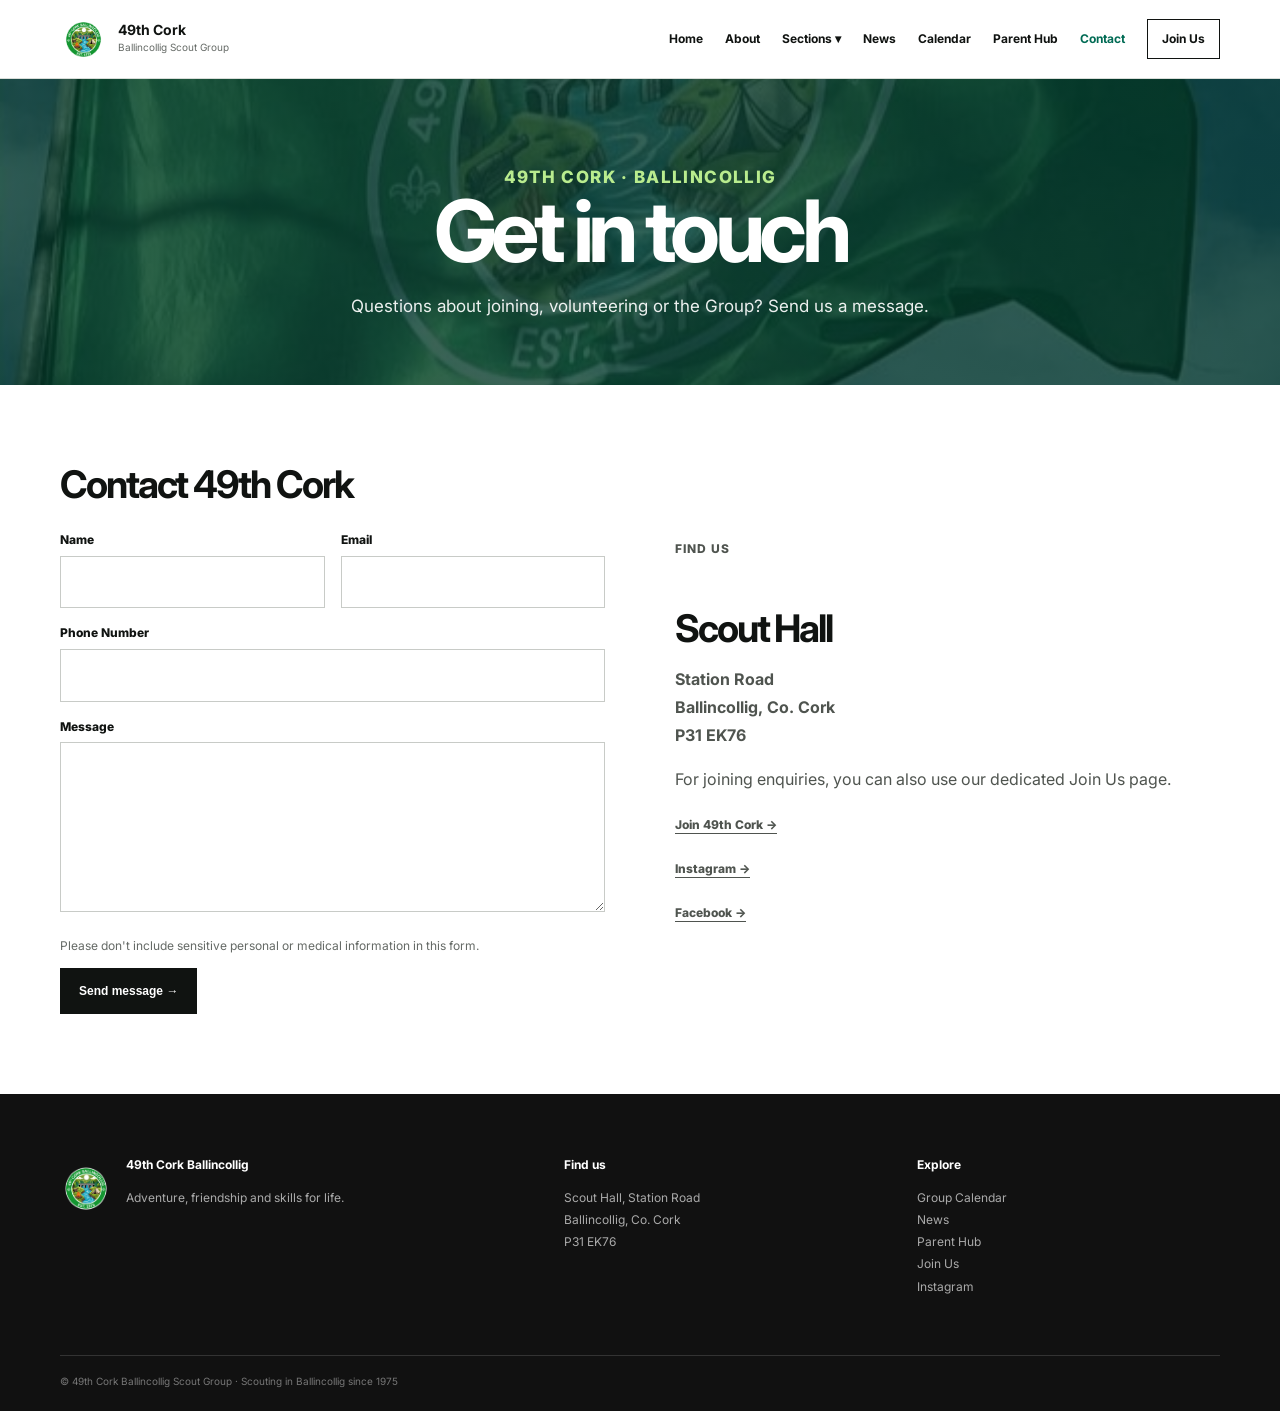
<file: contact.html>
<!doctype html>
<html lang="en">
  <head>
    <meta charset="utf-8" />
    <meta name="viewport" content="width=device-width,initial-scale=1" />
    <title>Contact | 49th Cork Ballincollig Scout Group</title>
    <meta name="description" content="49th Cork Ballincollig Scout Group" />
    <link rel="stylesheet" href="assets/css/style.css" />
    <link rel="icon" type="image/png" href="assets/images/logo.png" />
    <link rel="apple-touch-icon" href="assets/images/logo.png" />

    <script
      src="https://challenges.cloudflare.com/turnstile/v0/api.js"
      async
      defer>
    </script>

    <script async src="https://www.googletagmanager.com/gtm.js?id=GTM-TFGM9BR9"></script>
    <script>
      window.dataLayer = window.dataLayer || [];
      function gtag(){dataLayer.push(arguments);}
      gtag('js', new Date());
    </script>
  </head>
  <body>
    <header class="site-header">
      <div class="container nav-wrap">
        <a class="brand" href="index.html"
          ><img src="assets/images/logo.png" alt="49th Cork logo" /><span
            ><strong>49th Cork</strong
            ><small>Ballincollig Scout Group</small></span
          ></a
        ><button class="menu-toggle" aria-label="Open menu">☰</button>
        <nav class="nav">
          <a class="" href="index.html">Home</a
          ><a class="" href="about.html">About</a>
          <div class="nav-sections">
            <button class="sections-toggle" type="button" aria-expanded="false">
              Sections <span aria-hidden="true">▾</span>
            </button>
            <div class="sections-menu">
              <a href="beavers.html">Beavers</a><a href="cubs.html">Cubs</a
              ><a href="scouts.html">Scouts</a
              ><a href="ventures.html">Ventures</a>
              <a href="rovers.html">Rovers</a>
            </div>
          </div>
          <a class="" href="events.html">News</a
          ><a class="" href="calendar.html">Calendar</a
          ><a class="" href="parents.html">Parent Hub</a
          ><a class="active" href="contact.html">Contact</a
          ><a class="nav-join" href="join.html">Join Us</a>
        </nav>
      </div>
    </header>
    <section class="page-hero">
      <div class="container">
        <p class="kicker">49th Cork · Ballincollig</p>
        <h1>Get in touch</h1>
        <p>
          Questions about joining, volunteering or the Group? Send us a message.
        </p>
      </div>
    </section>
    <main class="content">
      <div class="container split">
        <div>
          <h2>Contact 49th Cork</h2>
          <form
            class="contact-form"
            action="https://docs.google.com/forms/d/e/1FAIpQLSfoTkQEFVeBOOG-x-kVf-jlUgtt_z2jBlfkZoNKwYjTatk90w/formResponse"
            method="POST"
            target="google-form-target"
            id="contactForm"
          >
            <div class="form-row">
              <div class="field">
                <label for="contact-name">Name</label>
                <input
                  id="contact-name"
                  name="entry.2005620554"
                  autocomplete="name"
                  required
                />
              </div>

              <div class="field">
                <label for="contact-email">Email</label>
                <input
                  id="contact-email"
                  type="email"
                  name="entry.1045781291"
                  autocomplete="email"
                  required
                />
              </div>
            </div>

            <div class="field">
              <label for="contact-phone">Phone Number</label>
              <input
                id="contact-phone"
                type="tel"
                name="entry.1065046570"
                autocomplete="tel"
                required
              />
            </div>

            <div class="field">
              <label for="contact-message">Message</label>
              <textarea
                id="contact-message"
                name="entry.1166974658"
                required
              ></textarea>
            </div>

            <p class="privacy-note">
              Please don't include sensitive personal or medical information in
              this form.
            </p>

            <button class="button" type="submit" id="contactSubmit">
              Send message →
            </button>
          </form>

          <iframe
            name="google-form-target"
            id="google-form-target"
            style="display: none"
          >
          </iframe>

          <div id="contactSuccess" style="display: none">
            <h3>Thanks for getting in touch!</h3>
            <p>
              Your message has been sent to 49th Cork Ballincollig Scout Group.
            </p>
          </div>
          <div
            class="cf-turnstile"
            data-sitekey="0x4AAAAAAF23JcH57x0J3Te-">
          </div>
          <script>
            (function () {
              const form = document.getElementById("contactForm");
              const iframe = document.getElementById("google-form-target");
              const success = document.getElementById("contactSuccess");
              const button = document.getElementById("contactSubmit");

              let submitted = false;

              form.addEventListener("submit", function () {
                submitted = true;
                button.disabled = true;
                button.textContent = "Sending…";
              });

              iframe.addEventListener("load", function () {
                if (!submitted) return;

                form.style.display = "none";
                success.style.display = "block";

                form.reset();
                submitted = false;
              });
            })();
          </script>
        </div>
        <div class="split-copy">
          <p class="kicker">Find us</p>
          <h2>Scout Hall</h2>
          <p>
            <strong
              >Station Road<br />Ballincollig, Co. Cork<br />P31 EK76</strong
            >
          </p>
          <p>
            For joining enquiries, you can also use our dedicated Join Us page.
          </p>
          <p><a class="arrow-link" href="join.html">Join 49th Cork →</a></p>
          <p>
            <a
              class="arrow-link"
              href="https://www.instagram.com/49th.ballincollig.scout.group/"
              >Instagram →</a
            >
          </p>
          <p>
            <a
              class="arrow-link"
              href="https://www.facebook.com/ballincollig.scout"
              >Facebook →</a
            >
          </p>
        </div>
      </div>
    </main>
    <footer class="footer">
      <div class="container footer-grid">
        <div>
          <div class="footer-brand">
            <img src="assets/images/logo.png" alt="49th Cork logo" />
            <div>
              <h4>49th Cork Ballincollig</h4>
              <p>Adventure, friendship and skills for life.</p>
            </div>
          </div>
        </div>
        <div>
          <h4>Find us</h4>
          <p>
            Scout Hall, Station Road<br />Ballincollig, Co. Cork<br />P31 EK76
          </p>
        </div>
        <div>
          <h4>Explore</h4>
          <p>
            <a href="calendar.html">Group Calendar</a><br /><a
              href="events.html"
              >News</a
            ><br /><a href="parents.html">Parent Hub</a><br /><a
              href="join.html"
              >Join Us</a
            ><br /><a
              href="https://www.instagram.com/49th.ballincollig.scout.group/"
              >Instagram</a
            >
          </p>
        </div>
      </div>
      <div class="container footer-bottom">
        © 49th Cork Ballincollig Scout Group · Scouting in Ballincollig since
        1975
      </div>
    </footer>
    <script src="assets/js/site.js"></script>
  </body>
</html>
</file>
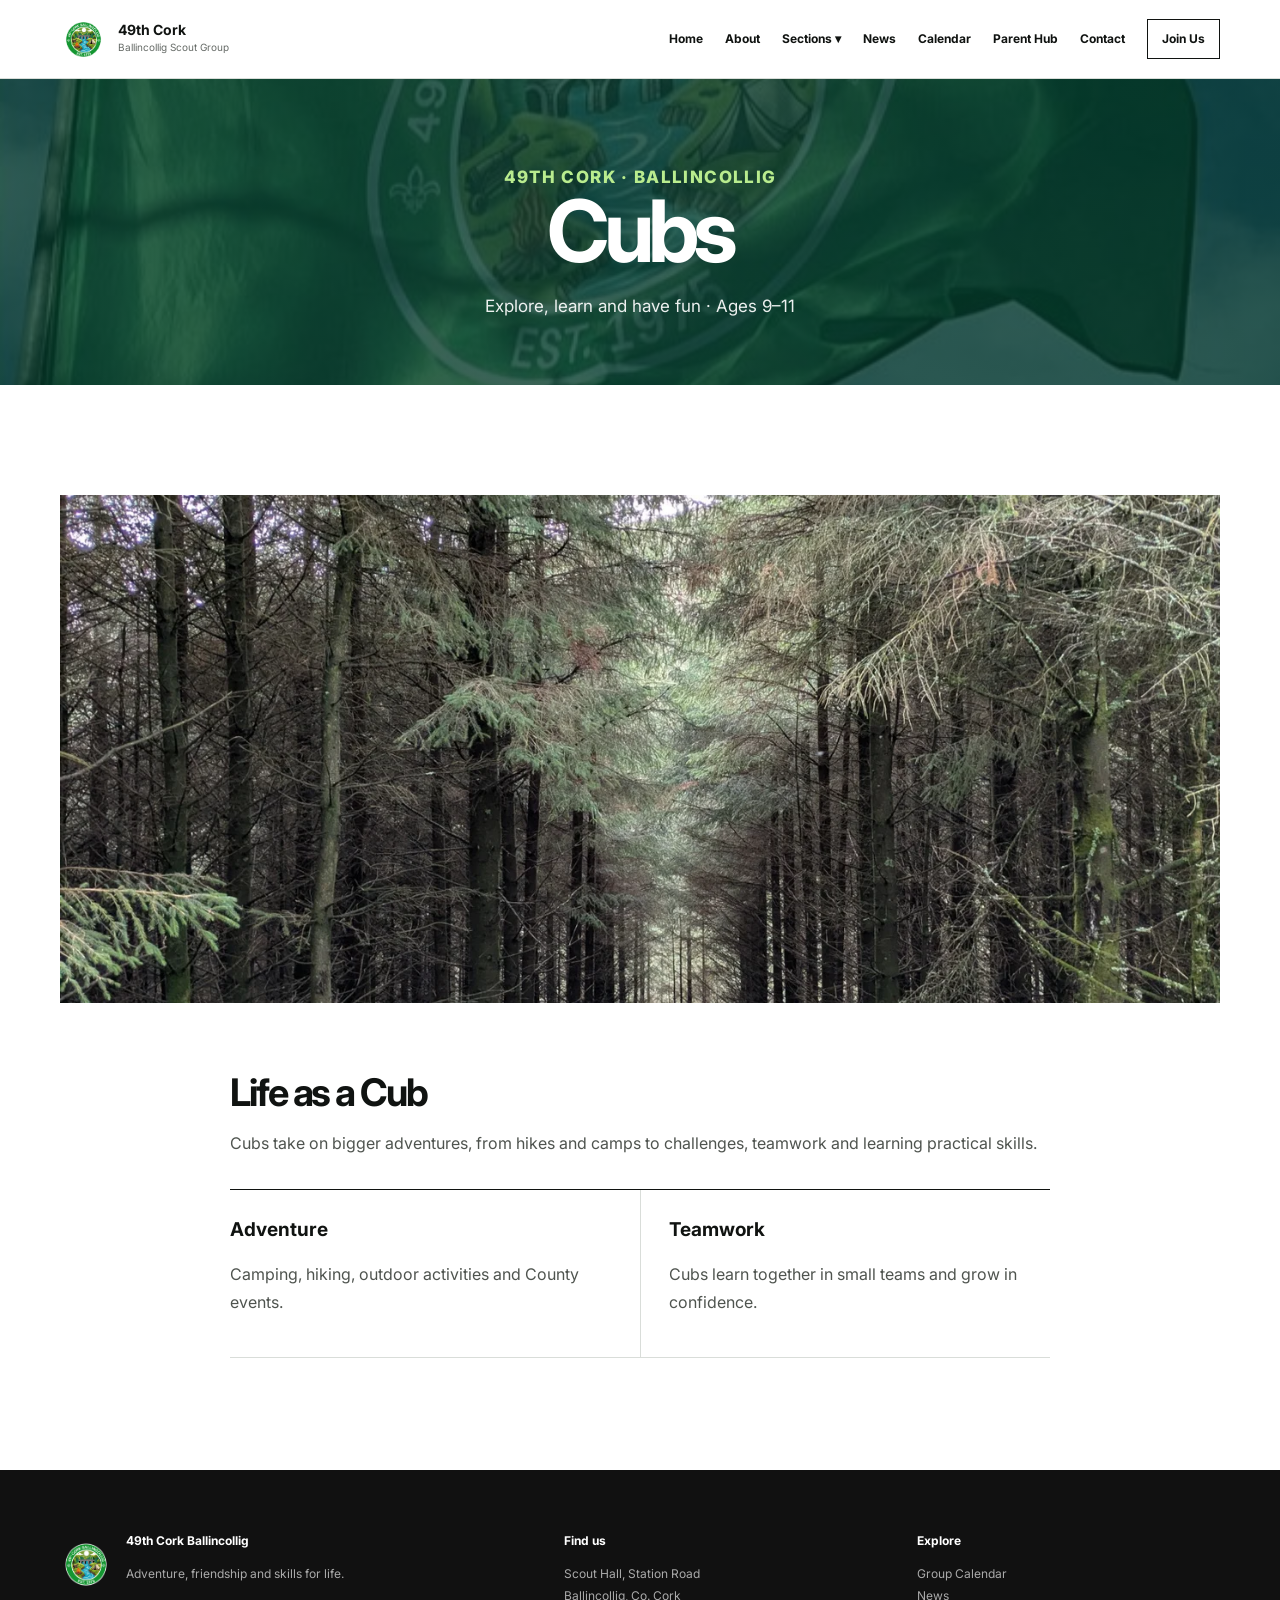
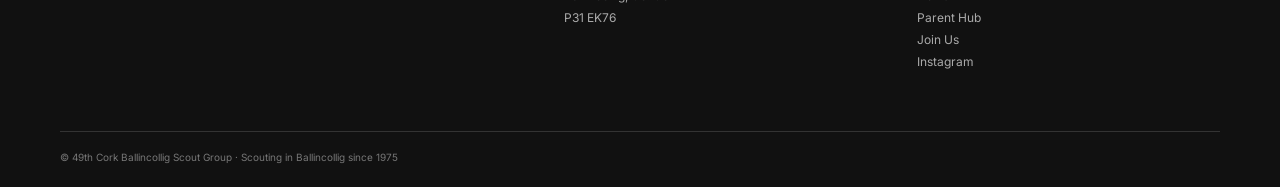
<file: cubs.html>
<!doctype html>
<html lang="en">
  <head>
    <meta charset="utf-8" />
    <meta name="viewport" content="width=device-width,initial-scale=1" />
    <title>Cubs | 49th Cork Ballincollig Scout Group</title>
    <meta name="description" content="49th Cork Ballincollig Scout Group" />
    <link rel="stylesheet" href="assets/css/style.css" />
    <link rel="icon" type="image/png" href="assets/images/logo.png" />
    <link rel="apple-touch-icon" href="assets/images/logo.png" />

    <script async src="https://www.googletagmanager.com/gtm.js?id=GTM-TFGM9BR9"></script>
    <script>
      window.dataLayer = window.dataLayer || [];
      function gtag(){dataLayer.push(arguments);}
      gtag('js', new Date());
    </script>
  </head>
  <body>
    <header class="site-header">
      <div class="container nav-wrap">
        <a class="brand" href="index.html"
          ><img src="assets/images/logo.png" alt="49th Cork logo" /><span
            ><strong>49th Cork</strong
            ><small>Ballincollig Scout Group</small></span
          ></a
        ><button class="menu-toggle" aria-label="Open menu">☰</button>
        <nav class="nav">
          <a class="" href="index.html">Home</a
          ><a class="" href="about.html">About</a>
          <div class="nav-sections">
            <button class="sections-toggle" type="button" aria-expanded="false">
              Sections <span aria-hidden="true">▾</span>
            </button>
            <div class="sections-menu">
              <a href="beavers.html">Beavers</a>
              <a href="cubs.html">Cubs</a>
              <a href="scouts.html">Scouts</a>
              <a href="ventures.html">Ventures</a>
              <a href="rovers.html">Rovers</a>
            </div>
          </div>
          <a class="" href="events.html">News</a
          ><a class="" href="calendar.html">Calendar</a
          ><a class="" href="parents.html">Parent Hub</a
          ><a class="" href="contact.html">Contact</a
          ><a class="nav-join" href="join.html">Join Us</a>
        </nav>
      </div>
    </header>
    <section class="page-hero">
      <div class="container">
        <p class="kicker">49th Cork · Ballincollig</p>
        <h1>Cubs</h1>
        <p>Explore, learn and have fun · Ages 9–11</p>
      </div>
    </section>
    <main class="content">
      <div class="container">
        <div class="page-photo">
          <img
            src="assets/images/web/forest-trail.webp"
            alt="49th Cork activity photograph"
          />
        </div>
      </div>
      <div class="container narrow">
        <h2>Life as a Cub</h2>
        <p>
          Cubs take on bigger adventures, from hikes and camps to challenges,
          teamwork and learning practical skills.
        </p>
        <div class="info-grid">
          <div class="info-card">
            <h3>Adventure</h3>
            <p>Camping, hiking, outdoor activities and County events.</p>
          </div>
          <div class="info-card">
            <h3>Teamwork</h3>
            <p>Cubs learn together in small teams and grow in confidence.</p>
          </div>
        </div>
      </div>
    </main>
    <footer class="footer">
      <div class="container footer-grid">
        <div>
          <div class="footer-brand">
            <img src="assets/images/logo.png" alt="49th Cork logo" />
            <div>
              <h4>49th Cork Ballincollig</h4>
              <p>Adventure, friendship and skills for life.</p>
            </div>
          </div>
        </div>
        <div>
          <h4>Find us</h4>
          <p>
            Scout Hall, Station Road<br />Ballincollig, Co. Cork<br />P31 EK76
          </p>
        </div>
        <div>
          <h4>Explore</h4>
          <p>
            <a href="calendar.html">Group Calendar</a><br /><a
              href="events.html"
              >News</a
            ><br /><a href="parents.html">Parent Hub</a><br /><a
              href="join.html"
              >Join Us</a
            ><br /><a
              href="https://www.instagram.com/49th.ballincollig.scout.group/"
              >Instagram</a
            >
          </p>
        </div>
      </div>
      <div class="container footer-bottom">
        © 49th Cork Ballincollig Scout Group · Scouting in Ballincollig since
        1975
      </div>
    </footer>
    <script src="assets/js/site.js"></script>
  </body>
</html>
</file>
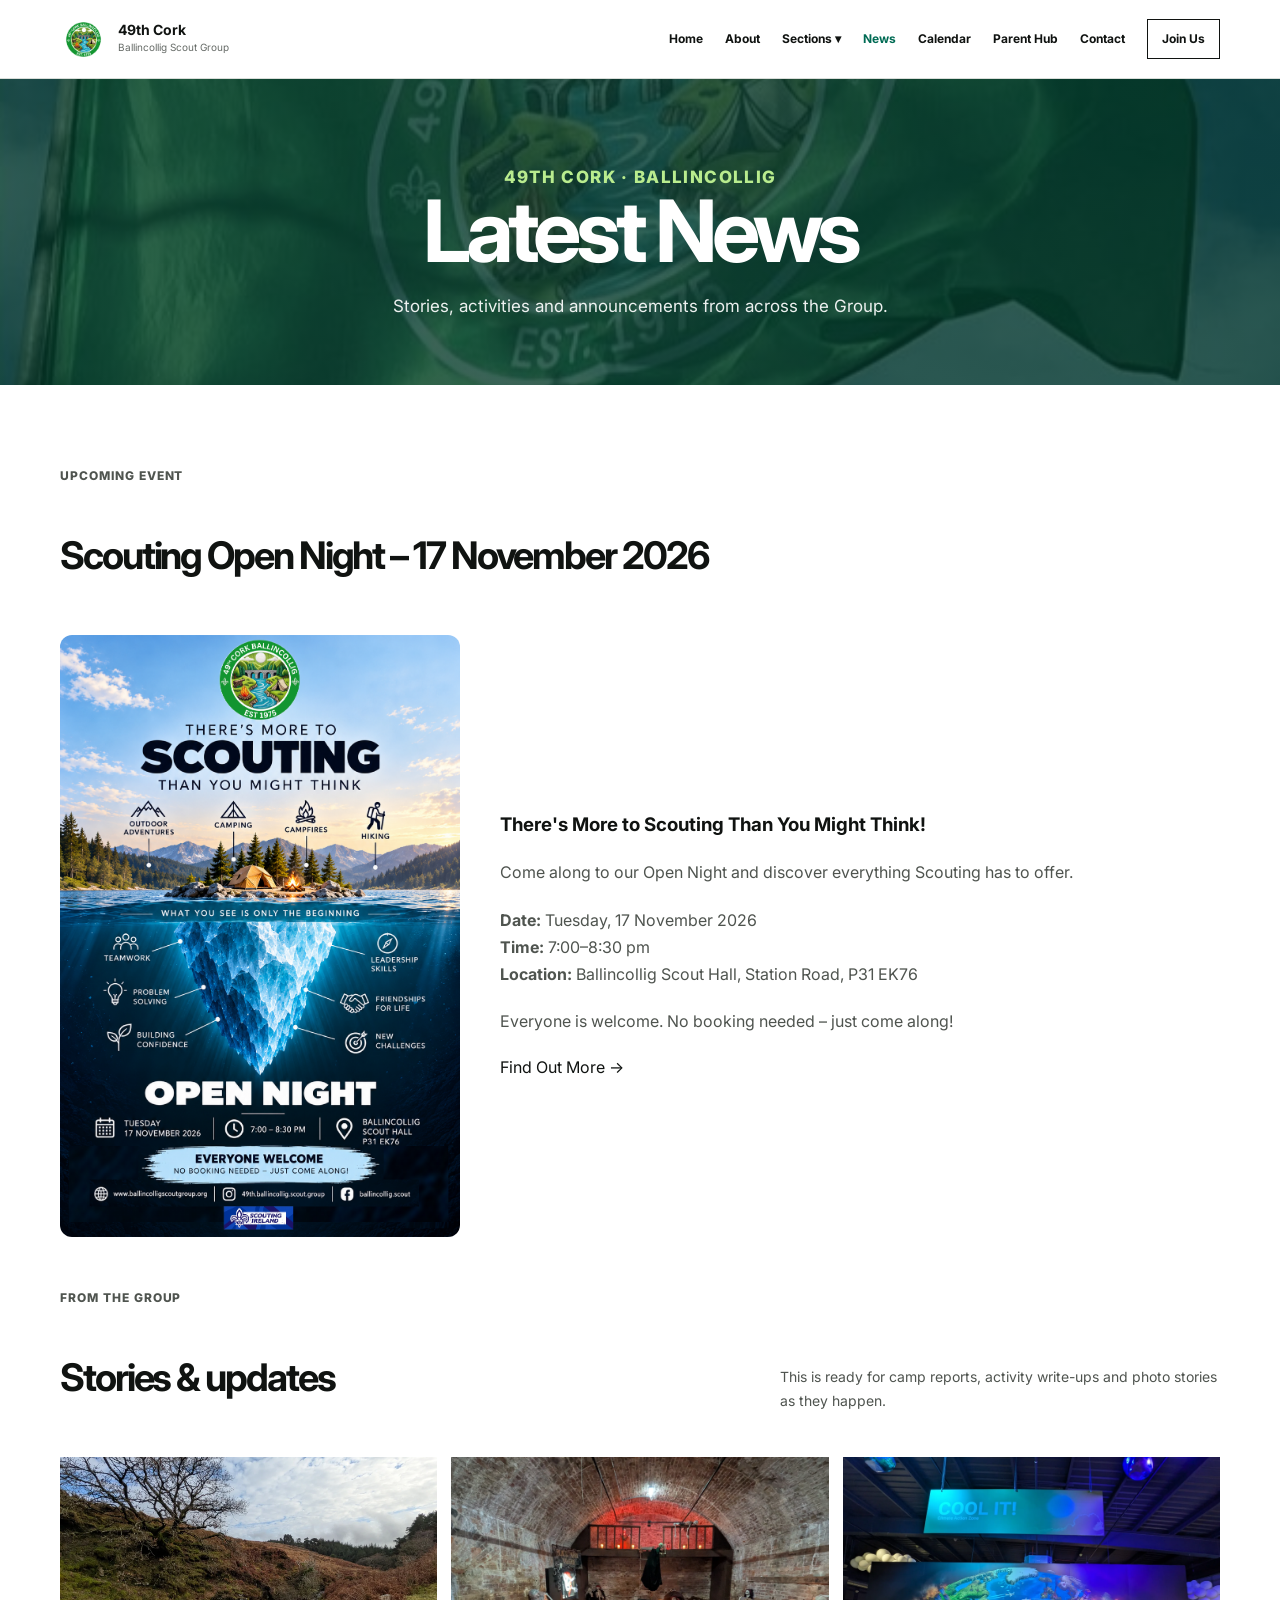
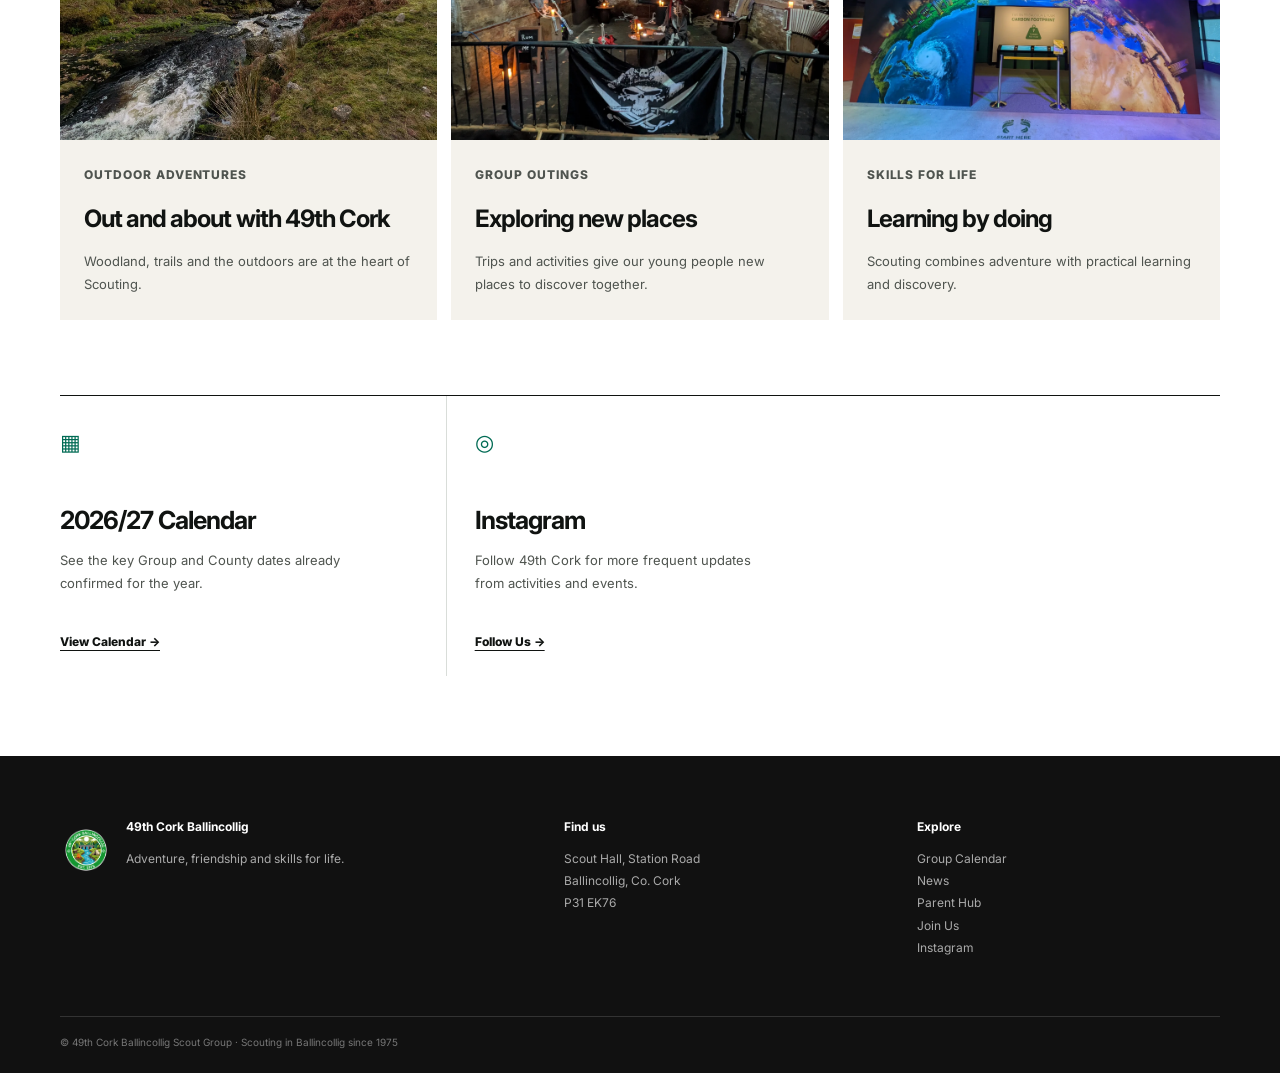
<file: events.html>
<!doctype html>
<html lang="en">
  <head>
    <meta charset="utf-8" />
    <meta name="viewport" content="width=device-width,initial-scale=1" />
    <title>Latest News | 49th Cork Ballincollig Scout Group</title>
    <meta name="description" content="49th Cork Ballincollig Scout Group" />
    <link rel="stylesheet" href="assets/css/style.css" />
    <link rel="icon" type="image/png" href="assets/images/logo.png" />
    <link rel="apple-touch-icon" href="assets/images/logo.png" />

    <script async src="https://www.googletagmanager.com/gtm.js?id=GTM-TFGM9BR9"></script>
    <script>
      window.dataLayer = window.dataLayer || [];
      function gtag(){dataLayer.push(arguments);}
      gtag('js', new Date());
    </script>
  </head>
  <body>
    <header class="site-header">
      <div class="container nav-wrap">
        <a class="brand" href="index.html"
          ><img src="assets/images/logo.png" alt="49th Cork logo" /><span
            ><strong>49th Cork</strong
            ><small>Ballincollig Scout Group</small></span
          ></a
        ><button class="menu-toggle" aria-label="Open menu">☰</button>
        <nav class="nav">
          <a class="" href="index.html">Home</a
          ><a class="" href="about.html">About</a>
          <div class="nav-sections">
            <button class="sections-toggle" type="button" aria-expanded="false">
              Sections <span aria-hidden="true">▾</span>
            </button>
            <div class="sections-menu">
              <a href="beavers.html">Beavers</a>
              <a href="cubs.html">Cubs</a>
              <a href="scouts.html">Scouts</a>
              <a href="ventures.html">Ventures</a>
              <a href="rovers.html">Rovers</a>
            </div>
          </div>
          <a class="active" href="events.html">News</a
          ><a class="" href="calendar.html">Calendar</a
          ><a class="" href="parents.html">Parent Hub</a
          ><a class="" href="contact.html">Contact</a
          ><a class="nav-join" href="join.html">Join Us</a>
        </nav>
      </div>
    </header>
    <section class="page-hero">
      <div class="container">
        <p class="kicker">49th Cork · Ballincollig</p>
        <h1>Latest News</h1>
        <p>Stories, activities and announcements from across the Group.</p>
      </div>
    </section>
    <main class="content">
  <div class="container">

    <!-- Open Night Event -->
    <section class="open-night-event">
      <div class="section-head">
        <div>
          <p class="kicker">Upcoming Event</p>
          <h2>Scouting Open Night – 17 November 2026</h2>
        </div>
      </div>

      <div class="open-night-content">
        <img
          src="assets/images/web/open-night-flyer.png"
          alt="49th Cork Ballincollig Scout Group Open Night – Tuesday 17 November 2026, 7:00–8:30 pm"
          class="open-night-flyer"
          loading="lazy"
        />

        <div class="open-night-details">
          <h3>There's More to Scouting Than You Might Think!</h3>

          <p>
            Come along to our Open Night and discover
            everything Scouting has to offer.
          </p>

          <p>
            <strong>Date:</strong> Tuesday, 17 November 2026<br />
            <strong>Time:</strong> 7:00–8:30 pm<br />
            <strong>Location:</strong> Ballincollig Scout Hall,
            Station Road, P31 EK76
          </p>

          <p>
            Everyone is welcome. No booking needed –
            just come along!
          </p>

          <a href="join.html" class="btn btn-primary">
            Find Out More →
          </a>
        </div>
      </div>
    </section>

    <div class="section-head">
          <div>
            <p class="kicker">From the Group</p>
            <h2>Stories & updates</h2>
          </div>
          <p>
            This is ready for camp reports, activity write-ups and photo stories
            as they happen.
          </p>
        </div>
        <div class="news-photo-grid">
          <article class="news-photo-card">
            <img
              src="assets/images/web/hero-glengarra.webp"
              alt="River and woodland"
            />
            <div>
              <p class="kicker">Outdoor adventures</p>
              <h3>Out and about with 49th Cork</h3>
              <p>
                Woodland, trails and the outdoors are at the heart of Scouting.
              </p>
            </div>
          </article>
          <article class="news-photo-card">
            <img
              src="assets/images/web/spike-pirates.webp"
              alt="Pirate exhibition"
            />
            <div>
              <p class="kicker">Group outings</p>
              <h3>Exploring new places</h3>
              <p>
                Trips and activities give our young people new places to
                discover together.
              </p>
            </div>
          </article>
          <article class="news-photo-card">
            <img
              src="assets/images/web/climate-action.webp"
              alt="Climate Action Zone exhibition"
            />
            <div>
              <p class="kicker">Skills for life</p>
              <h3>Learning by doing</h3>
              <p>
                Scouting combines adventure with practical learning and
                discovery.
              </p>
            </div>
          </article>
        </div>
        <div class="feature-grid">
          <a class="feature-card" href="calendar.html"
            ><div>
              <div class="icon">▦</div>
              <h3>2026/27 Calendar</h3>
              <p>
                See the key Group and County dates already confirmed for the
                year.
              </p>
            </div>
            <div class="go">View Calendar →</div></a
          ><a
            class="feature-card"
            href="https://www.instagram.com/49th.ballincollig.scout.group/"
            ><div>
              <div class="icon">◎</div>
              <h3>Instagram</h3>
              <p>
                Follow 49th Cork for more frequent updates from activities and
                events.
              </p>
            </div>
            <div class="go">Follow Us →</div></a
          >
        </div>
      </div>
    </main>
    <footer class="footer">
      <div class="container footer-grid">
        <div>
          <div class="footer-brand">
            <img src="assets/images/logo.png" alt="49th Cork logo" />
            <div>
              <h4>49th Cork Ballincollig</h4>
              <p>Adventure, friendship and skills for life.</p>
            </div>
          </div>
        </div>
        <div>
          <h4>Find us</h4>
          <p>
            Scout Hall, Station Road<br />Ballincollig, Co. Cork<br />P31 EK76
          </p>
        </div>
        <div>
          <h4>Explore</h4>
          <p>
            <a href="calendar.html">Group Calendar</a><br /><a
              href="events.html"
              >News</a
            ><br /><a href="parents.html">Parent Hub</a><br /><a
              href="join.html"
              >Join Us</a
            ><br /><a
              href="https://www.instagram.com/49th.ballincollig.scout.group/"
              >Instagram</a
            >
          </p>
        </div>
      </div>
      <div class="container footer-bottom">
        © 49th Cork Ballincollig Scout Group · Scouting in Ballincollig since
        1975
      </div>
    </footer>
    <script src="assets/js/site.js"></script>
  </body>
</html>
</file>
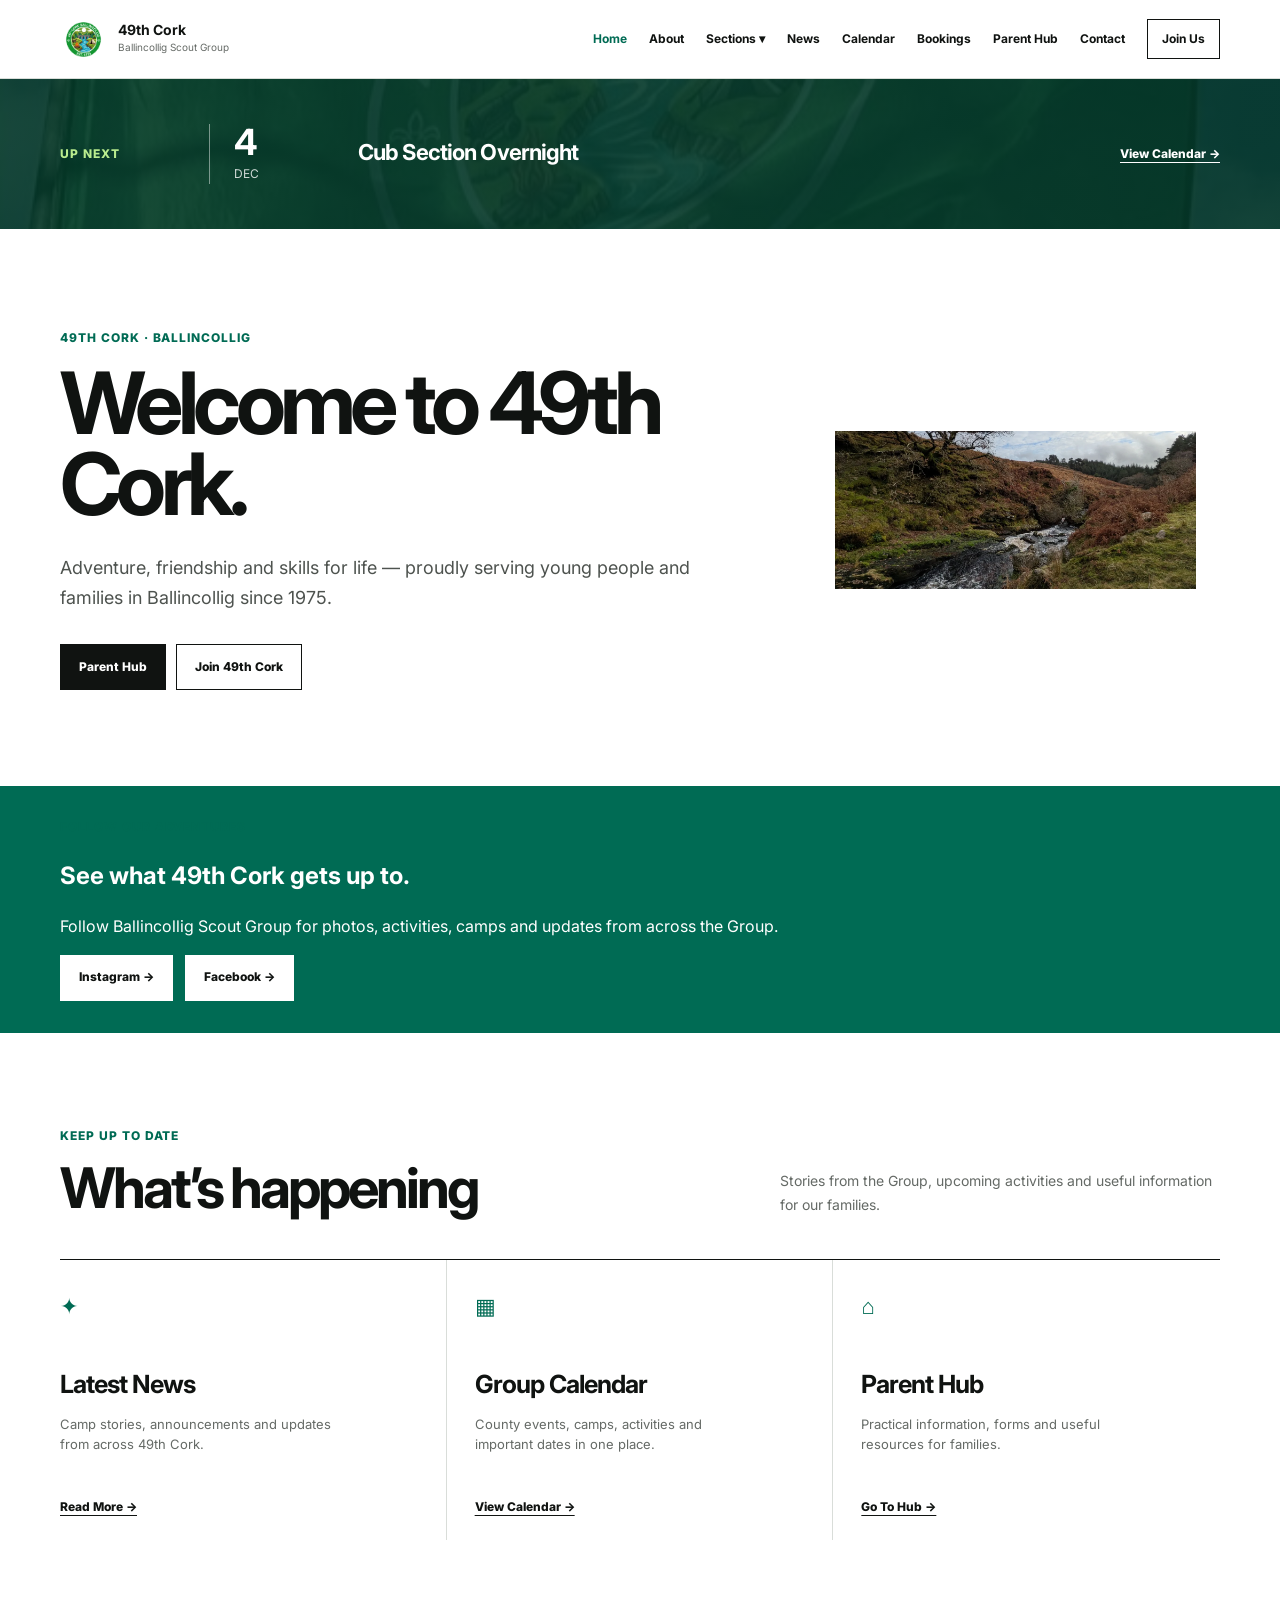
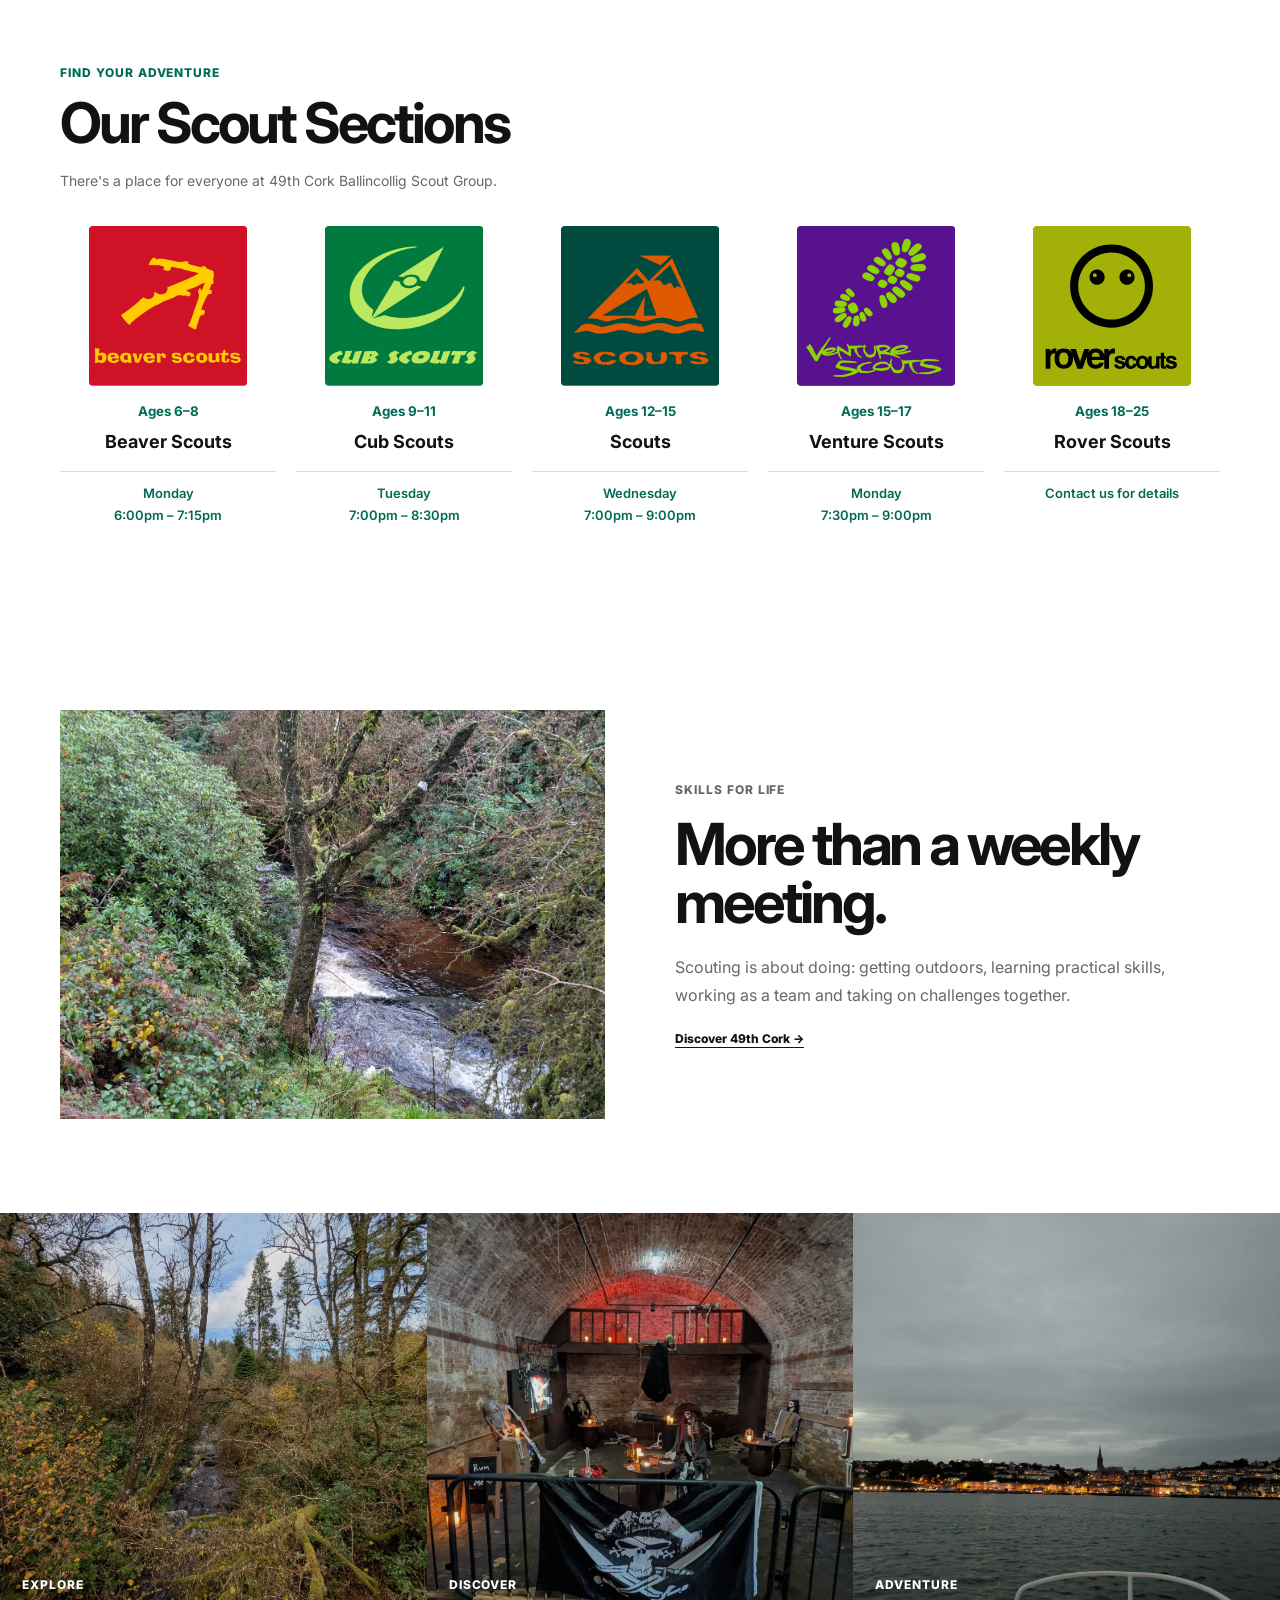
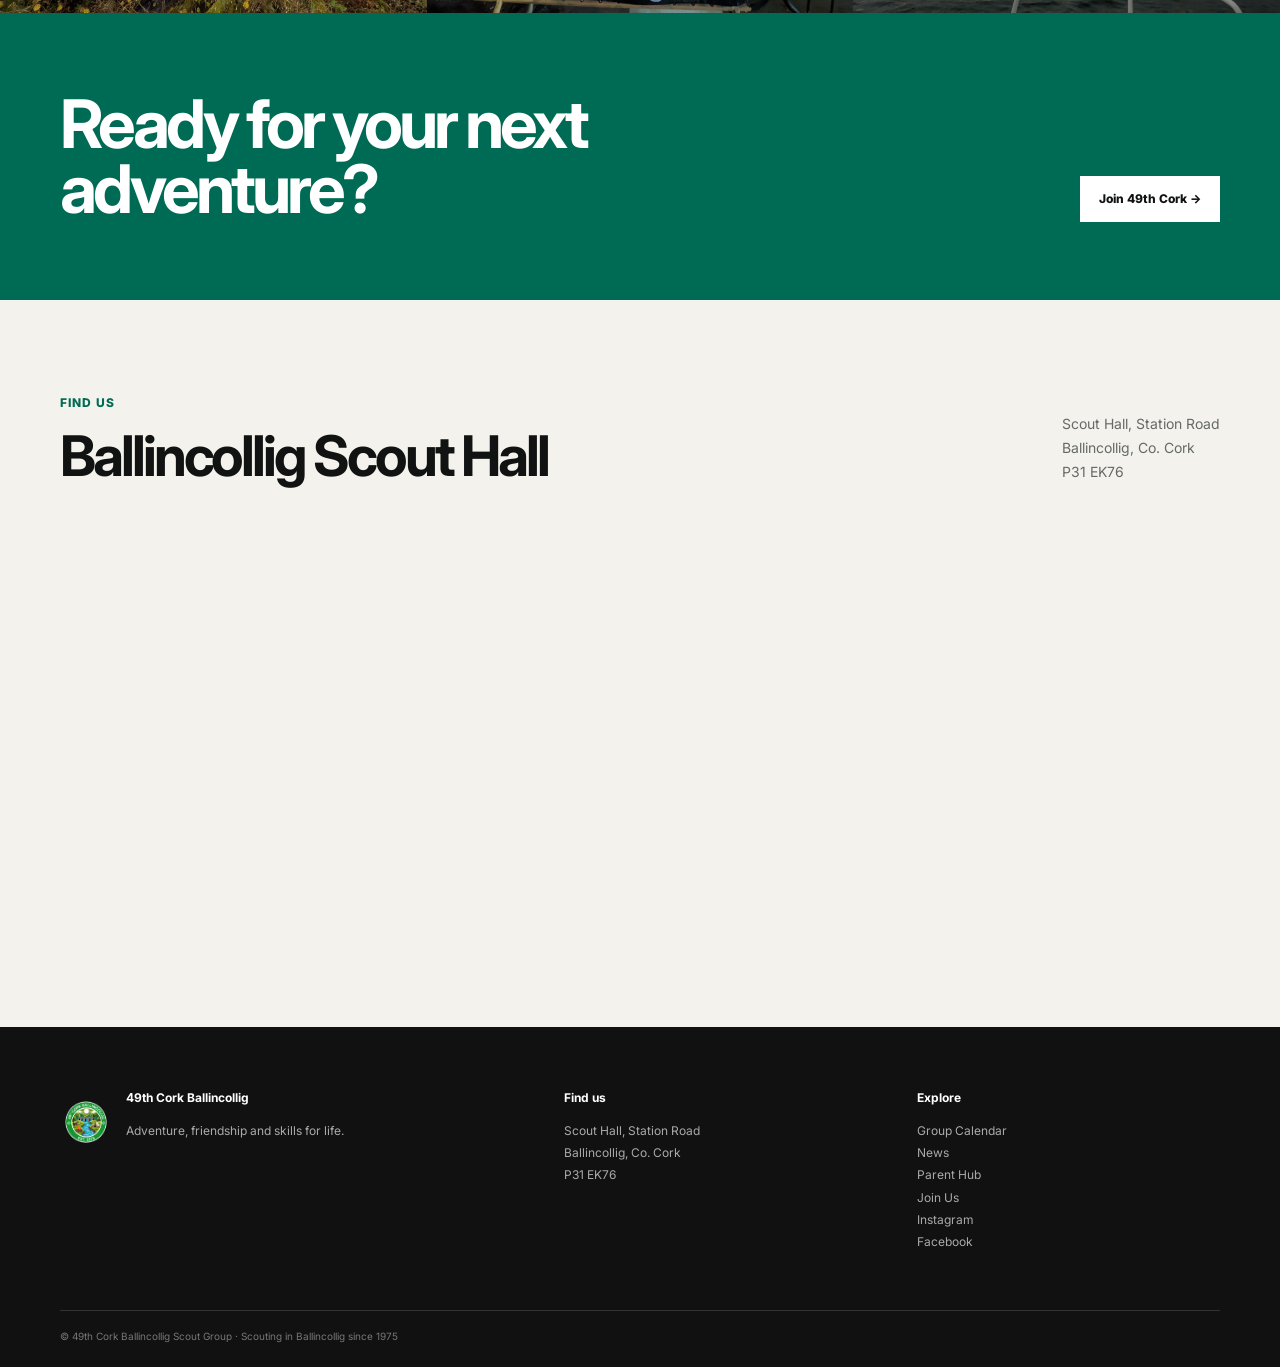
<file: index_v1.html>
<!doctype html>
<html lang="en">
  <head>
    <meta charset="utf-8" />
    <meta name="viewport" content="width=device-width,initial-scale=1" />
    <title>Home | 49th Cork Ballincollig Scout Group</title>
    <meta name="description" content="49th Cork Ballincollig Scout Group" />
    <link rel="stylesheet" href="assets/css/style.css?v=10" />
    <link rel="icon" type="image/png" href="assets/images/logo.png" />
    <link rel="apple-touch-icon" href="assets/images/logo.png" />
  </head>

  <body>
    <header class="site-header">
      <div class="container nav-wrap">
        <a class="brand" href="index.html"
          ><img src="assets/images/logo.png" alt="49th Cork logo" /><span
            ><strong>49th Cork</strong
            ><small>Ballincollig Scout Group</small></span
          ></a
        ><button class="menu-toggle" aria-label="Open menu">☰</button>
        <nav class="nav">
          <a class="active" href="index.html">Home</a
          ><a class="" href="about.html">About</a>
          <div class="nav-sections">
            <button class="sections-toggle" type="button" aria-expanded="false">
              Sections <span aria-hidden="true">▾</span>
            </button>
            <div class="sections-menu">
              <a href="beavers.html">Beavers</a>
              <a href="cubs.html">Cubs</a>
              <a href="scouts.html">Scouts</a>
              <a href="ventures.html">Ventures</a>
              <a href="rovers.html">Rovers</a>
            </div>
          </div>
          <a class="" href="events.html">News</a>
          <a class="" href="calendar.html">Calendar</a>
          <a href="bookings.html">Bookings</a>
          <a class="" href="parents.html">Parent Hub</a>
          <a class="" href="contact.html">Contact</a>
          <a class="nav-join" href="join.html">Join Us</a>
        </nav>
      </div>
    </header>

    <!-- =====================================================
     UP NEXT
     Automatically populated from events.js
     ===================================================== -->

    <section class="up-next">
      <div class="container up-grid" id="upNext">
        <!-- Next event automatically inserted here -->
      </div>
    </section>

    <main>
      <section class="hero">
        <div class="container hero-grid">
          <div>
            <p class="kicker">49th Cork · Ballincollig</p>
            <h1>Welcome to 49th Cork.</h1>
            <p class="lead">
              Adventure, friendship and skills for life — proudly serving young
              people and families in Ballincollig since 1975.
            </p>
            <div class="actions">
              <a class="button" href="parents.html">Parent Hub</a
              ><a class="button secondary" href="join.html">Join 49th Cork</a>
            </div>
          </div>
          <div class="hero-photo">
            <img
              src="assets/images/web/hero-glengarra.webp"
              alt="Woodland river on a 49th Cork outdoor adventure"
            />
          </div>
        </div>
      </section>
      <section class="social-strip">
        <div class="container">
          <p class="kicker">Follow our adventures</p>
          <h2>See what 49th Cork gets up to.</h2>
          <p>
            Follow Ballincollig Scout Group for photos, activities, camps and
            updates from across the Group.
          </p>

          <div class="social-actions">
            <a
              class="button"
              href="https://www.instagram.com/49th.ballincollig.scout.group/"
              target="_blank"
              rel="noopener noreferrer"
            >
              Instagram →
            </a>

            <a
              class="button button-outline"
              href="https://www.facebook.com/ballincollig.scout"
              target="_blank"
              rel="noopener noreferrer"
            >
              Facebook →
            </a>
          </div>
        </div>
      </section>

      <section class="section">
        <div class="container">
          <div class="section-head">
            <div>
              <p class="kicker">Keep up to date</p>
              <h2>What’s happening</h2>
            </div>
            <p>
              Stories from the Group, upcoming activities and useful information
              for our families.
            </p>
          </div>
          <div class="feature-grid">
            <a class="feature-card" href="events.html"
              ><div>
                <div class="icon">✦</div>
                <h3>Latest News</h3>
                <p>
                  Camp stories, announcements and updates from across 49th Cork.
                </p>
              </div>
              <div class="go">Read More →</div></a
            ><a class="feature-card" href="calendar.html"
              ><div>
                <div class="icon">▦</div>
                <h3>Group Calendar</h3>
                <p>
                  County events, camps, activities and important dates in one
                  place.
                </p>
              </div>
              <div class="go">View Calendar →</div></a
            ><a class="feature-card" href="parents.html"
              ><div>
                <div class="icon">⌂</div>
                <h3>Parent Hub</h3>
                <p>
                  Practical information, forms and useful resources for
                  families.
                </p>
              </div>
              <div class="go">Go To Hub →</div></a
            >
          </div>
        </div>
      </section>

      <!-- SCOUT SECTIONS -->
      <section class="scout-sections">
        <div class="container">
          <div class="scout-sections-heading">
            <p class="kicker">Find your adventure</p>
            <h2>Our Scout Sections</h2>
            <p>
              There's a place for everyone at 49th Cork Ballincollig Scout
              Group.
            </p>
          </div>
        </div>

        <div class="section-cards">
          <!-- Beavers -->
          <a class="section-card" href="beavers.html">
            <img src="assets/images/sections/beavers.png" alt="Beaver Scouts" />
            <small>Ages 6–8</small>
            <h3>Beaver Scouts</h3>
            <p class="meeting-time">
              Monday<br />
              6:00pm – 7:15pm
            </p>
          </a>

          <!-- Cubs -->
          <a class="section-card" href="cubs.html">
            <img src="assets/images/sections/cubs.png" alt="Cub Scouts" />
            <small>Ages 9–11</small>
            <h3>Cub Scouts</h3>
            <p class="meeting-time">
              Tuesday<br />
              7:00pm – 8:30pm
            </p>
          </a>

          <!-- Scouts -->
          <a class="section-card" href="scouts.html">
            <img src="assets/images/sections/scouts.png" alt="Scouts" />
            <small>Ages 12–15</small>
            <h3>Scouts</h3>
            <p class="meeting-time">
              Wednesday<br />
              7:00pm – 9:00pm
            </p>
          </a>

          <!-- Ventures -->
          <a class="section-card" href="ventures.html">
            <img
              src="assets/images/sections/ventures.png"
              alt="Venture Scouts"
            />
            <small>Ages 15–17</small>
            <h3>Venture Scouts</h3>
            <p class="meeting-time">
              Monday<br />
              7:30pm – 9:00pm
            </p>
          </a>

          <!-- Rovers -->
          <a class="section-card" href="rovers.html">
            <img
              src="assets/images/sections/rover-scouts.svg"
              alt="Rover Scouts"
            />
            <small>Ages 18–25</small>
            <h3>Rover Scouts</h3>
            <p class="meeting-time">Contact us for details</p>
          </a>
        </div>
      </section>

      <section class="section">
        <div class="container split">
          <div class="split-media">
            <img
              src="assets/images/web/river-woods.webp"
              alt="River through woodland on an outdoor adventure"
            />
          </div>
          <div class="split-copy">
            <p class="kicker">Skills for life</p>
            <h2>More than a weekly meeting.</h2>
            <p>
              Scouting is about doing: getting outdoors, learning practical
              skills, working as a team and taking on challenges together.
            </p>
            <a class="arrow-link" href="about.html">Discover 49th Cork →</a>
          </div>
        </div>
      </section>
      <section class="photo-band">
        <div class="photo-band-grid">
          <figure>
            <img
              src="assets/images/web/woodland-stream.webp"
              alt="Woodland stream"
            />
            <figcaption>Explore</figcaption>
          </figure>
          <figure>
            <img
              src="assets/images/web/spike-pirates.webp"
              alt="Pirate exhibition on Spike Island"
            />
            <figcaption>Discover</figcaption>
          </figure>
          <figure>
            <img
              src="assets/images/web/cobh-harbour.webp"
              alt="Cobh harbour at dusk"
            />
            <figcaption>Adventure</figcaption>
          </figure>
        </div>
      </section>
      <section class="cta">
        <div class="container cta-inner">
          <h2>Ready for your next adventure?</h2>
          <a class="button" href="join.html">Join 49th Cork →</a>
        </div>
      </section>
    </main>

    <section class="section soft">
      <div class="container">
        <div class="section-head">
          <div>
            <p class="kicker">Find us</p>
            <h2>Ballincollig Scout Hall</h2>
          </div>

          <p>
            Scout Hall, Station Road<br />
            Ballincollig, Co. Cork<br />
            P31 EK76
          </p>
        </div>

        <div class="map-container">
          <iframe
            src="https://www.google.com/maps?q=Scout+Hall+Station+Road+Ballincollig+Cork+P31+EK76&output=embed"
            width="100%"
            height="400"
            style="border: 0"
            allowfullscreen=""
            loading="lazy"
            referrerpolicy="no-referrer-when-downgrade"
            title="49th Cork Ballincollig Scout Hall"
          >
          </iframe>
        </div>
      </div>
    </section>

    <footer class="footer">
      <div class="container footer-grid">
        <div>
          <div class="footer-brand">
            <img src="assets/images/logo.png" alt="49th Cork logo" />
            <div>
              <h4>49th Cork Ballincollig</h4>
              <p>Adventure, friendship and skills for life.</p>
            </div>
          </div>
        </div>
        <div>
          <h4>Find us</h4>
          <p>
            Scout Hall, Station Road<br />Ballincollig, Co. Cork<br />P31 EK76
          </p>
        </div>
        <div>
          <h4>Explore</h4>
          <p>
            <a href="calendar.html">Group Calendar</a><br /><a
              href="events.html"
              >News</a
            ><br /><a href="parents.html">Parent Hub</a><br /><a
              href="join.html"
              >Join Us</a
            ><br /><a
              href="https://www.instagram.com/49th.ballincollig.scout.group/"
              target="_blank"
              rel="noopener noreferrer"
              >Instagram</a
            ><br />

            <a
              href="https://www.facebook.com/ballincollig.scout"
              target="_blank"
              rel="noopener noreferrer"
              >Facebook</a
            >
          </p>
        </div>
      </div>
      <div class="container footer-bottom">
        © 49th Cork Ballincollig Scout Group · Scouting in Ballincollig since
        1975
      </div>
    </footer>

    <script src="assets/js/events.js"></script>
    <script src="assets/js/site.js"></script>
  </body>
</html>
</file>
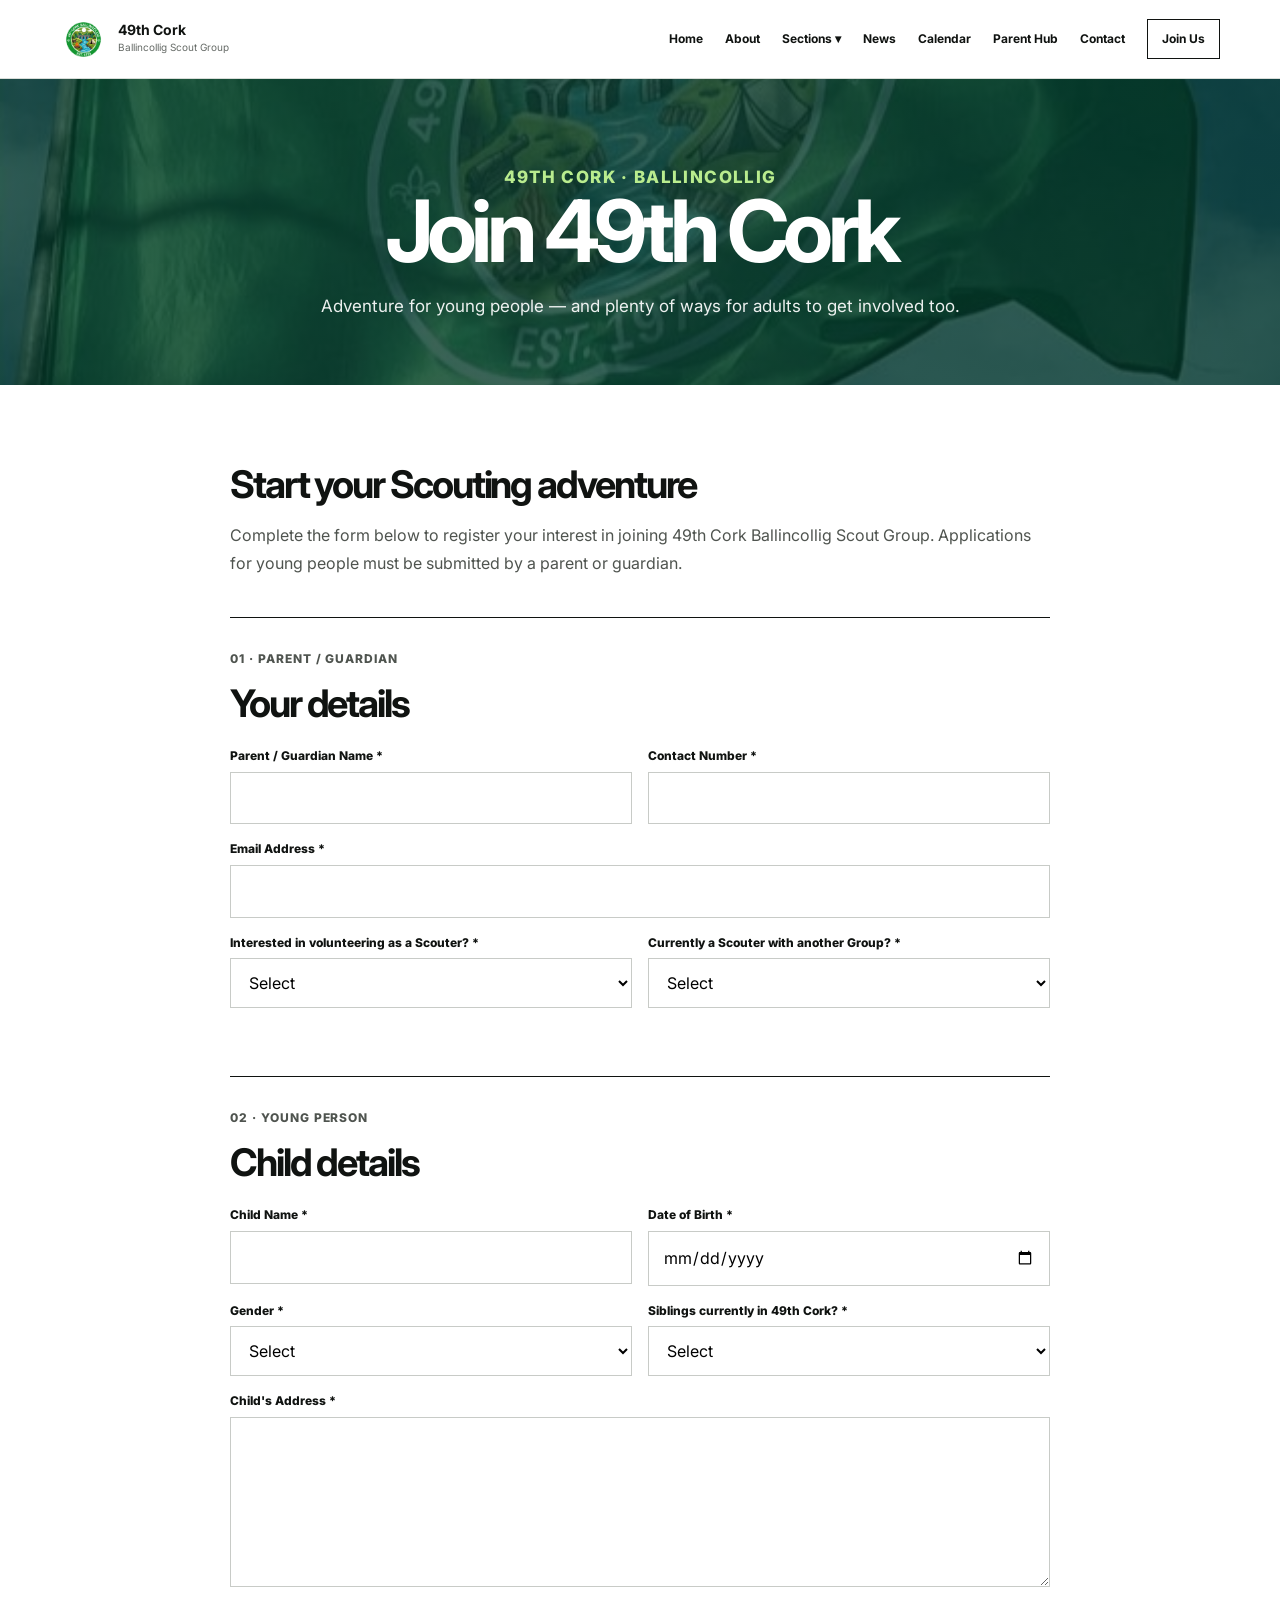
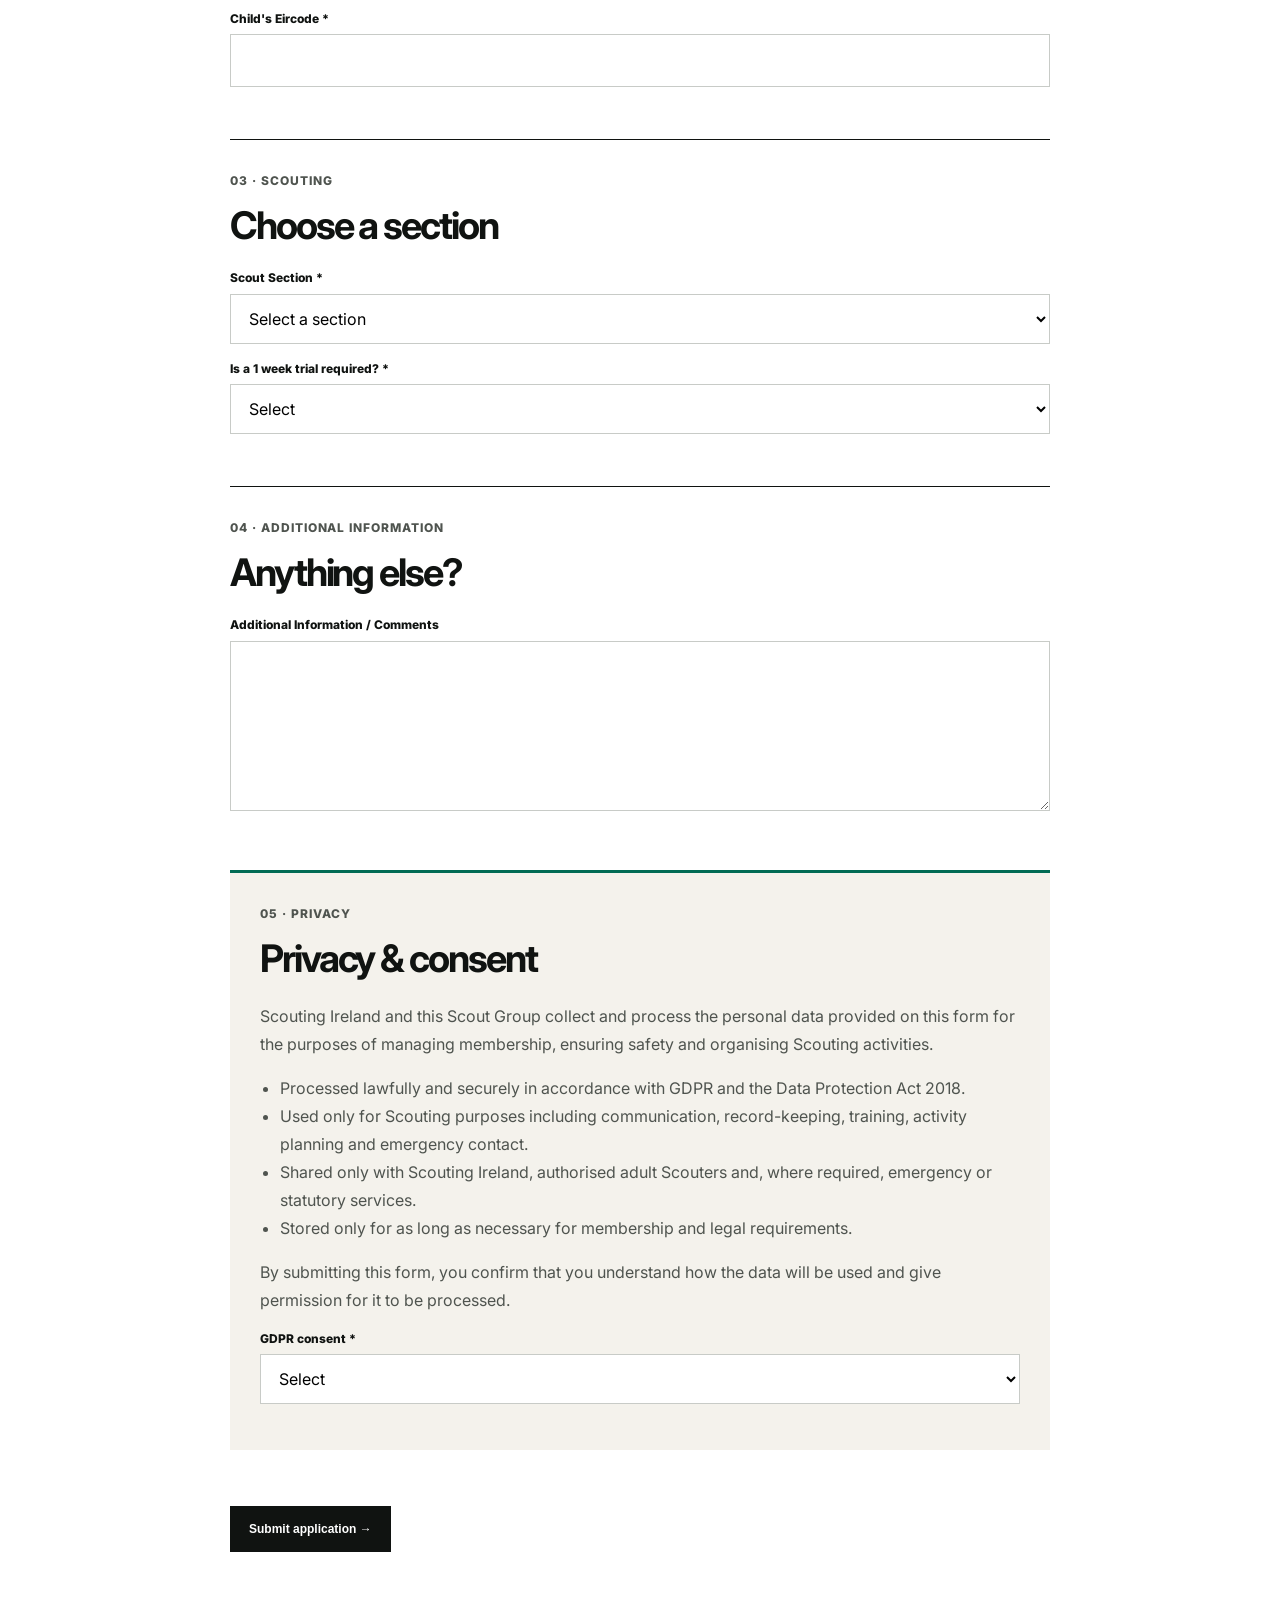
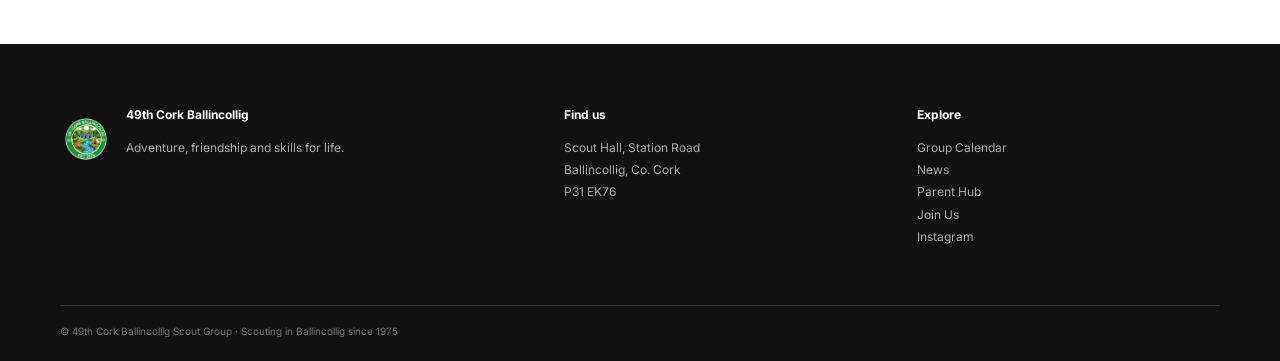
<file: join.html>
<!doctype html>
<html lang="en">
  <head>
    <meta charset="utf-8" />
    <meta name="viewport" content="width=device-width,initial-scale=1" />
    <title>Join 49th Cork | 49th Cork Ballincollig Scout Group</title>
    <meta name="description" content="49th Cork Ballincollig Scout Group" />
    <link rel="stylesheet" href="assets/css/style.css" />
    <link rel="icon" type="image/png" href="assets/images/logo.png" />
    <link rel="apple-touch-icon" href="assets/images/logo.png" />
    <style>
      .join-form {
        margin-top: 40px;
      }
      .form-section {
        margin: 0 0 52px;
        padding-top: 30px;
        border-top: 1px solid var(--ink);
      }
      .form-section h2 {
        margin: 0 0 25px;
      }
      .privacy-box {
        padding: 30px;
        background: var(--cream);
        border-top: 3px solid var(--green);
      }
      .privacy-box ul {
        padding-left: 20px;
        color: #4f544f;
        line-height: 1.75;
      }
      .join-form .button {
        margin-top: 4px;
      }
    </style>
    <script
      src="https://challenges.cloudflare.com/turnstile/v0/api.js"
      async
      defer>
    </script>

    <script async src="https://www.googletagmanager.com/gtm.js?id=GTM-TFGM9BR9"></script>
    <script>
      window.dataLayer = window.dataLayer || [];
      function gtag(){dataLayer.push(arguments);}
      gtag('js', new Date());
    </script>
  </head>
  <body>
    <header class="site-header">
      <div class="container nav-wrap">
        <a class="brand" href="index.html"
          ><img src="assets/images/logo.png" alt="49th Cork logo" /><span
            ><strong>49th Cork</strong
            ><small>Ballincollig Scout Group</small></span
          ></a
        ><button class="menu-toggle" aria-label="Open menu">☰</button>
        <nav class="nav">
          <a class="" href="index.html">Home</a
          ><a class="" href="about.html">About</a>
          <div class="nav-sections">
            <button class="sections-toggle" type="button" aria-expanded="false">
              Sections <span aria-hidden="true">▾</span>
            </button>
            <div class="sections-menu">
              <a href="beavers.html">Beavers</a>
              <a href="cubs.html">Cubs</a>
              <a href="scouts.html">Scouts</a>
              <a href="ventures.html">Ventures</a>
              <a href="rovers.html">Rovers</a>
            </div>
          </div>
          <a class="" href="events.html">News</a
          ><a class="" href="calendar.html">Calendar</a
          ><a class="" href="parents.html">Parent Hub</a
          ><a class="" href="contact.html">Contact</a
          ><a class="nav-join" href="join.html">Join Us</a>
        </nav>
      </div>
    </header>
    <section class="page-hero">
      <div class="container">
        <p class="kicker">49th Cork · Ballincollig</p>
        <h1>Join 49th Cork</h1>
        <p>
          Adventure for young people — and plenty of ways for adults to get
          involved too.
        </p>
      </div>
    </section>
    <main class="content">
      <div class="container narrow">
        <h2>Start your Scouting adventure</h2>
        <p>
          Complete the form below to register your interest in joining 49th Cork
          Ballincollig Scout Group. Applications for young people must be
          submitted by a parent or guardian.
        </p>
        <form
          class="join-form"
          id="joinForm"
          action="https://docs.google.com/forms/d/e/1FAIpQLSf5uxpgcguCkgC2vmlVJdGtZm-aInKxtPVgWbn5BHd-pYt3xQ/formResponse"
          method="POST"
          target="join-form-target"
        >
          <section class="form-section">
            <p class="kicker">01 · Parent / Guardian</p>
            <h2>Your details</h2>
            <div class="form-row">
              <div class="field">
                <label>Parent / Guardian Name *</label
                ><input name="entry.1599999827" required />
              </div>
              <div class="field">
                <label>Contact Number *</label
                ><input type="tel" name="entry.150482405" required />
              </div>
            </div>
            <div class="field">
              <label>Email Address *</label
              ><input type="email" name="entry.811075087" required />
            </div>
            <div class="form-row">
              <div class="field">
                <label>Interested in volunteering as a Scouter? *</label
                ><select name="entry.1068361342" required>
                  <option value="">Select</option>
                  <option>Yes</option>
                  <option>No</option>
                </select>
              </div>
              <div class="field">
                <label>Currently a Scouter with another Group? *</label
                ><select name="entry.1115857376" required>
                  <option value="">Select</option>
                  <option>Yes</option>
                  <option>No</option>
                </select>
              </div>
            </div>
          </section>

          <section class="form-section">
            <p class="kicker">02 · Young Person</p>
            <h2>Child details</h2>
            <div class="form-row">
              <div class="field">
                <label>Child Name *</label
                ><input name="entry.1309356404" required />
              </div>
              <div class="field">
                <label>Date of Birth *</label
                ><input type="date" name="entry.2135592069" required />
              </div>
            </div>
            <div class="form-row">
              <div class="field">
                <label>Gender *</label
                ><select name="entry.166846363" required>
                  <option value="">Select</option>
                  <option>Male</option>
                  <option>Female</option>
                </select>
              </div>
              <div class="field">
                <label>Siblings currently in 49th Cork? *</label
                ><select name="entry.1193948631" required>
                  <option value="">Select</option>
                  <option>Yes</option>
                  <option>No</option>
                </select>
              </div>
            </div>
            <div class="field">
              <label>Child's Address *</label
              ><textarea name="entry.1956511171" required></textarea>
            </div>
            <div class="field">
              <label>Child's Eircode *</label
              ><input name="entry.196262944" required />
            </div>
          </section>

          <section class="form-section">
            <p class="kicker">03 · Scouting</p>
            <h2>Choose a section</h2>
            <div class="field">
              <label>Scout Section *</label
              ><select name="entry.95609104" required>
                <option value="">Select a section</option>
                <option>Beavers (Age: 6 - 8)</option>
                <option>Cubs (Age: 9 - 11)</option>
                <option>Scouts (Age: 12 - 15)</option>
              </select>
            </div>
            <div class="field">
              <label>Is a 1 week trial required? *</label
              ><select name="entry.2102440865" required>
                <option value="">Select</option>
                <option>Yes</option>
                <option>No</option>
              </select>
            </div>
          </section>

          <section class="form-section">
            <p class="kicker">04 · Additional Information</p>
            <h2>Anything else?</h2>
            <div class="field">
              <label>Additional Information / Comments</label
              ><textarea name="entry.876235917"></textarea>
            </div>
          </section>

          <section class="form-section privacy-box">
            <p class="kicker">05 · Privacy</p>
            <h2>Privacy &amp; consent</h2>
            <p>
              Scouting Ireland and this Scout Group collect and process the
              personal data provided on this form for the purposes of managing
              membership, ensuring safety and organising Scouting activities.
            </p>
            <ul>
              <li>
                Processed lawfully and securely in accordance with GDPR and the
                Data Protection Act 2018.
              </li>
              <li>
                Used only for Scouting purposes including communication,
                record-keeping, training, activity planning and emergency
                contact.
              </li>
              <li>
                Shared only with Scouting Ireland, authorised adult Scouters
                and, where required, emergency or statutory services.
              </li>
              <li>
                Stored only for as long as necessary for membership and legal
                requirements.
              </li>
            </ul>
            <p>
              By submitting this form, you confirm that you understand how the
              data will be used and give permission for it to be processed.
            </p>
            <div class="field">
              <label>GDPR consent *</label
              ><select name="entry.163210933" required>
                <option value="">Select</option>
                <option>Yes, I agree</option>
                <option>No, I do not agree</option>
              </select>
            </div>
          </section>

          <button class="button" type="submit">Submit application →</button>
          <p id="joinStatus" class="privacy-note" aria-live="polite"></p>
        </form>
        <iframe
          name="join-form-target"
          id="join-form-target"
          title="Join form submission"
          style="display: none"
        ></iframe>
      </div>
    </main>
    <footer class="footer">
      <div class="container footer-grid">
        <div>
          <div class="footer-brand">
            <img src="assets/images/logo.png" alt="49th Cork logo" />
            <div>
              <h4>49th Cork Ballincollig</h4>
              <p>Adventure, friendship and skills for life.</p>
            </div>
          </div>
        </div>
        <div>
          <h4>Find us</h4>
          <p>
            Scout Hall, Station Road<br />Ballincollig, Co. Cork<br />P31 EK76
          </p>
        </div>
        <div>
          <h4>Explore</h4>
          <p>
            <a href="calendar.html">Group Calendar</a><br /><a
              href="events.html"
              >News</a
            ><br /><a href="parents.html">Parent Hub</a><br /><a
              href="join.html"
              >Join Us</a
            ><br /><a
              href="https://www.instagram.com/49th.ballincollig.scout.group/"
              >Instagram</a
            >
          </p>
        </div>
      </div>
      <div class="container footer-bottom">
        © 49th Cork Ballincollig Scout Group · Scouting in Ballincollig since
        1975
      </div>
    </footer>
    <script src="assets/js/site.js"></script>
    <div
      class="cf-turnstile"
      data-sitekey="0x4AAAAAAF23JcH57x0J3Te-">
    </div>    
    <script>
      (function () {
        const form = document.getElementById("joinForm");
        const frame = document.getElementById("join-form-target");
        const status = document.getElementById("joinStatus");
        const button = form.querySelector('button[type="submit"]');
        let submitted = false;
        form.addEventListener("submit", function () {
          submitted = true;
          button.disabled = true;
          button.textContent = "Submitting…";
          status.textContent = "Sending your application…";
        });
        frame.addEventListener("load", function () {
          if (!submitted) return;
          form.reset();
          Array.from(form.children).forEach((el) => {
            if (el !== status) el.style.display = "none";
          });
          status.style.display = "block";
          status.style.marginTop = "24px";
          status.innerHTML =
            "<strong>Thanks — your application has been received.</strong><br>A member of 49th Cork Ballincollig Scout Group will be in touch.";
        });
      })();
    </script>
  </body>
</html>
</file>
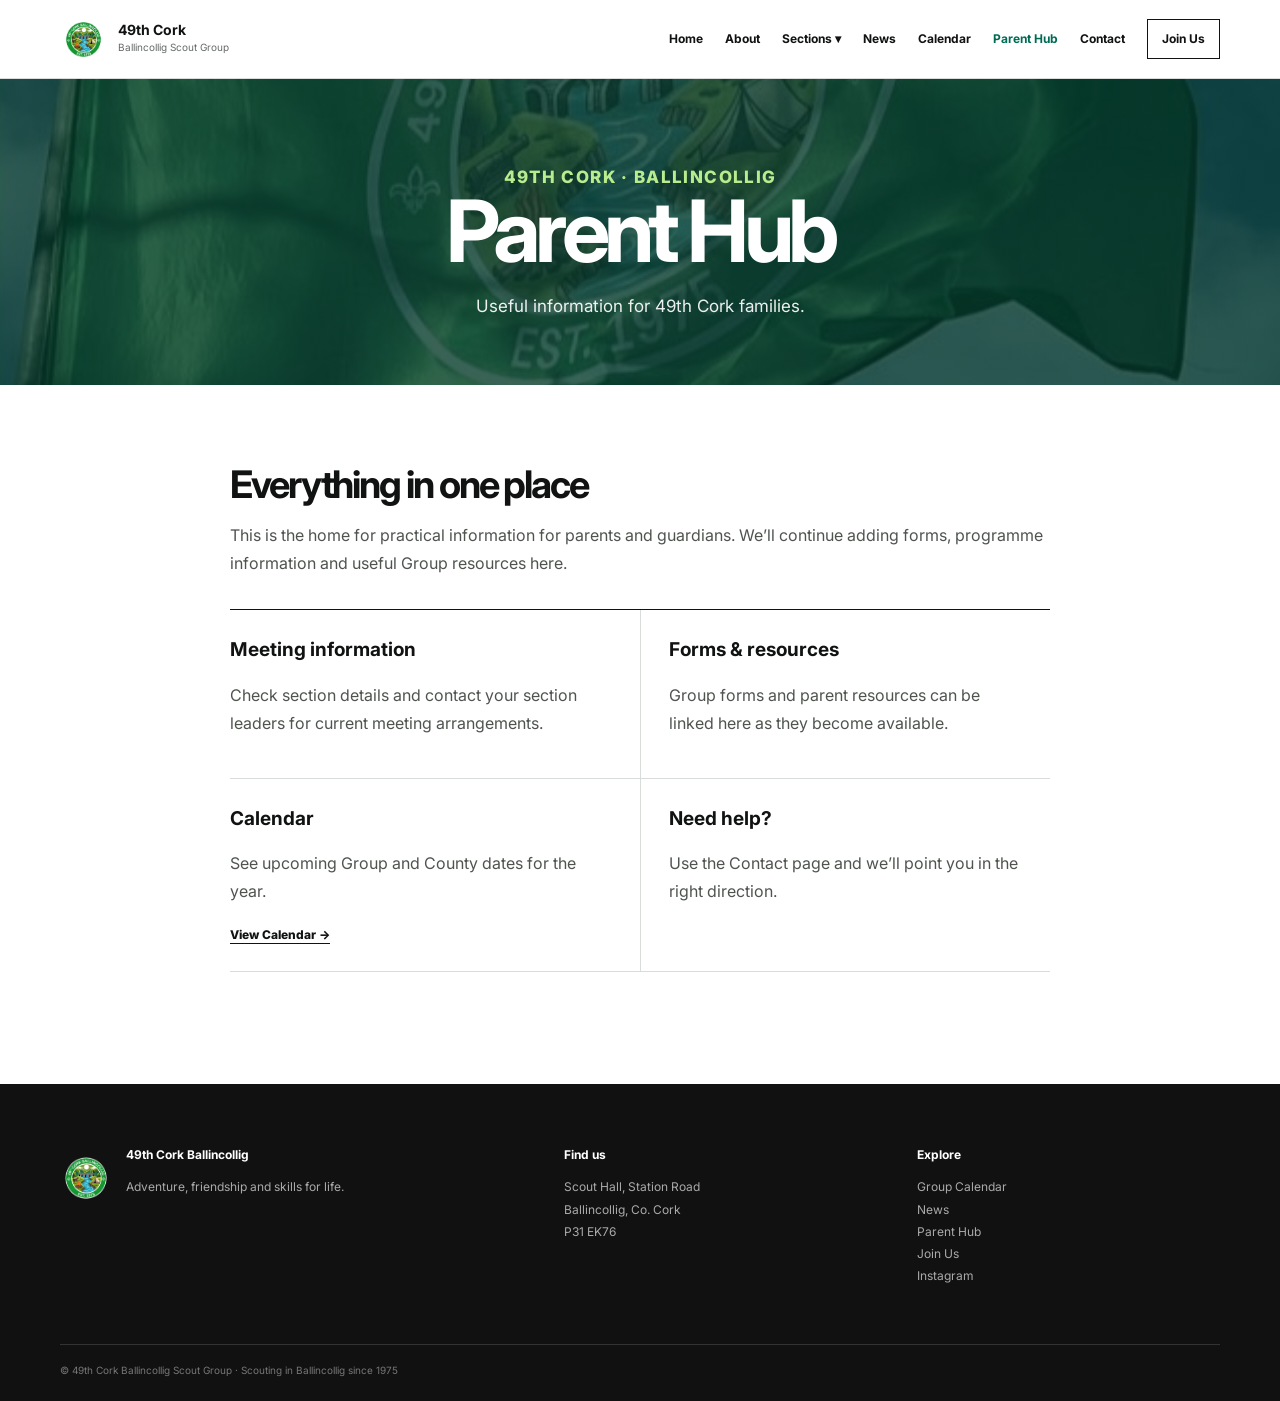
<file: parents.html>
<!doctype html>
<html lang="en">
  <head>
    <meta charset="utf-8" />
    <meta name="viewport" content="width=device-width,initial-scale=1" />
    <title>Parent Hub | 49th Cork Ballincollig Scout Group</title>
    <meta name="description" content="49th Cork Ballincollig Scout Group" />
    <link rel="stylesheet" href="assets/css/style.css" />
    <link rel="icon" type="image/png" href="assets/images/logo.png" />
    <link rel="apple-touch-icon" href="assets/images/logo.png" />

    <script async src="https://www.googletagmanager.com/gtm.js?id=GTM-TFGM9BR9"></script>
    <script>
      window.dataLayer = window.dataLayer || [];
      function gtag(){dataLayer.push(arguments);}
      gtag('js', new Date());
    </script>
  </head>
  <body>
    <header class="site-header">
      <div class="container nav-wrap">
        <a class="brand" href="index.html"
          ><img src="assets/images/logo.png" alt="49th Cork logo" /><span
            ><strong>49th Cork</strong
            ><small>Ballincollig Scout Group</small></span
          ></a
        ><button class="menu-toggle" aria-label="Open menu">☰</button>
        <nav class="nav">
          <a class="" href="index.html">Home</a
          ><a class="" href="about.html">About</a>
          <div class="nav-sections">
            <button class="sections-toggle" type="button" aria-expanded="false">
              Sections <span aria-hidden="true">▾</span>
            </button>
            <div class="sections-menu">
              <a href="beavers.html">Beavers</a>
              <a href="cubs.html">Cubs</a>
              <a href="scouts.html">Scouts</a>
              <a href="ventures.html">Ventures</a>
              <a href="rovers.html">Rovers</a>
            </div>
          </div>
          <a class="" href="events.html">News</a
          ><a class="" href="calendar.html">Calendar</a
          ><a class="active" href="parents.html">Parent Hub</a
          ><a class="" href="contact.html">Contact</a
          ><a class="nav-join" href="join.html">Join Us</a>
        </nav>
      </div>
    </header>
    <section class="page-hero">
      <div class="container">
        <p class="kicker">49th Cork · Ballincollig</p>
        <h1>Parent Hub</h1>
        <p>Useful information for 49th Cork families.</p>
      </div>
    </section>
    <main class="content">
      <div class="container narrow">
        <h2>Everything in one place</h2>
        <p>
          This is the home for practical information for parents and guardians.
          We’ll continue adding forms, programme information and useful Group
          resources here.
        </p>
        <div class="info-grid">
          <div class="info-card">
            <h3>Meeting information</h3>
            <p>
              Check section details and contact your section leaders for current
              meeting arrangements.
            </p>
          </div>
          <div class="info-card">
            <h3>Forms & resources</h3>
            <p>
              Group forms and parent resources can be linked here as they become
              available.
            </p>
          </div>
          <div class="info-card">
            <h3>Calendar</h3>
            <p>See upcoming Group and County dates for the year.</p>
            <a class="arrow-link" href="calendar.html">View Calendar →</a>
          </div>
          <div class="info-card">
            <h3>Need help?</h3>
            <p>
              Use the Contact page and we’ll point you in the right direction.
            </p>
          </div>
        </div>
      </div>
    </main>
    <footer class="footer">
      <div class="container footer-grid">
        <div>
          <div class="footer-brand">
            <img src="assets/images/logo.png" alt="49th Cork logo" />
            <div>
              <h4>49th Cork Ballincollig</h4>
              <p>Adventure, friendship and skills for life.</p>
            </div>
          </div>
        </div>
        <div>
          <h4>Find us</h4>
          <p>
            Scout Hall, Station Road<br />Ballincollig, Co. Cork<br />P31 EK76
          </p>
        </div>
        <div>
          <h4>Explore</h4>
          <p>
            <a href="calendar.html">Group Calendar</a><br /><a
              href="events.html"
              >News</a
            ><br /><a href="parents.html">Parent Hub</a><br /><a
              href="join.html"
              >Join Us</a
            ><br /><a
              href="https://www.instagram.com/49th.ballincollig.scout.group/"
              >Instagram</a
            >
          </p>
        </div>
      </div>
      <div class="container footer-bottom">
        © 49th Cork Ballincollig Scout Group · Scouting in Ballincollig since
        1975
      </div>
    </footer>
    <script src="assets/js/site.js"></script>
  </body>
</html>
</file>
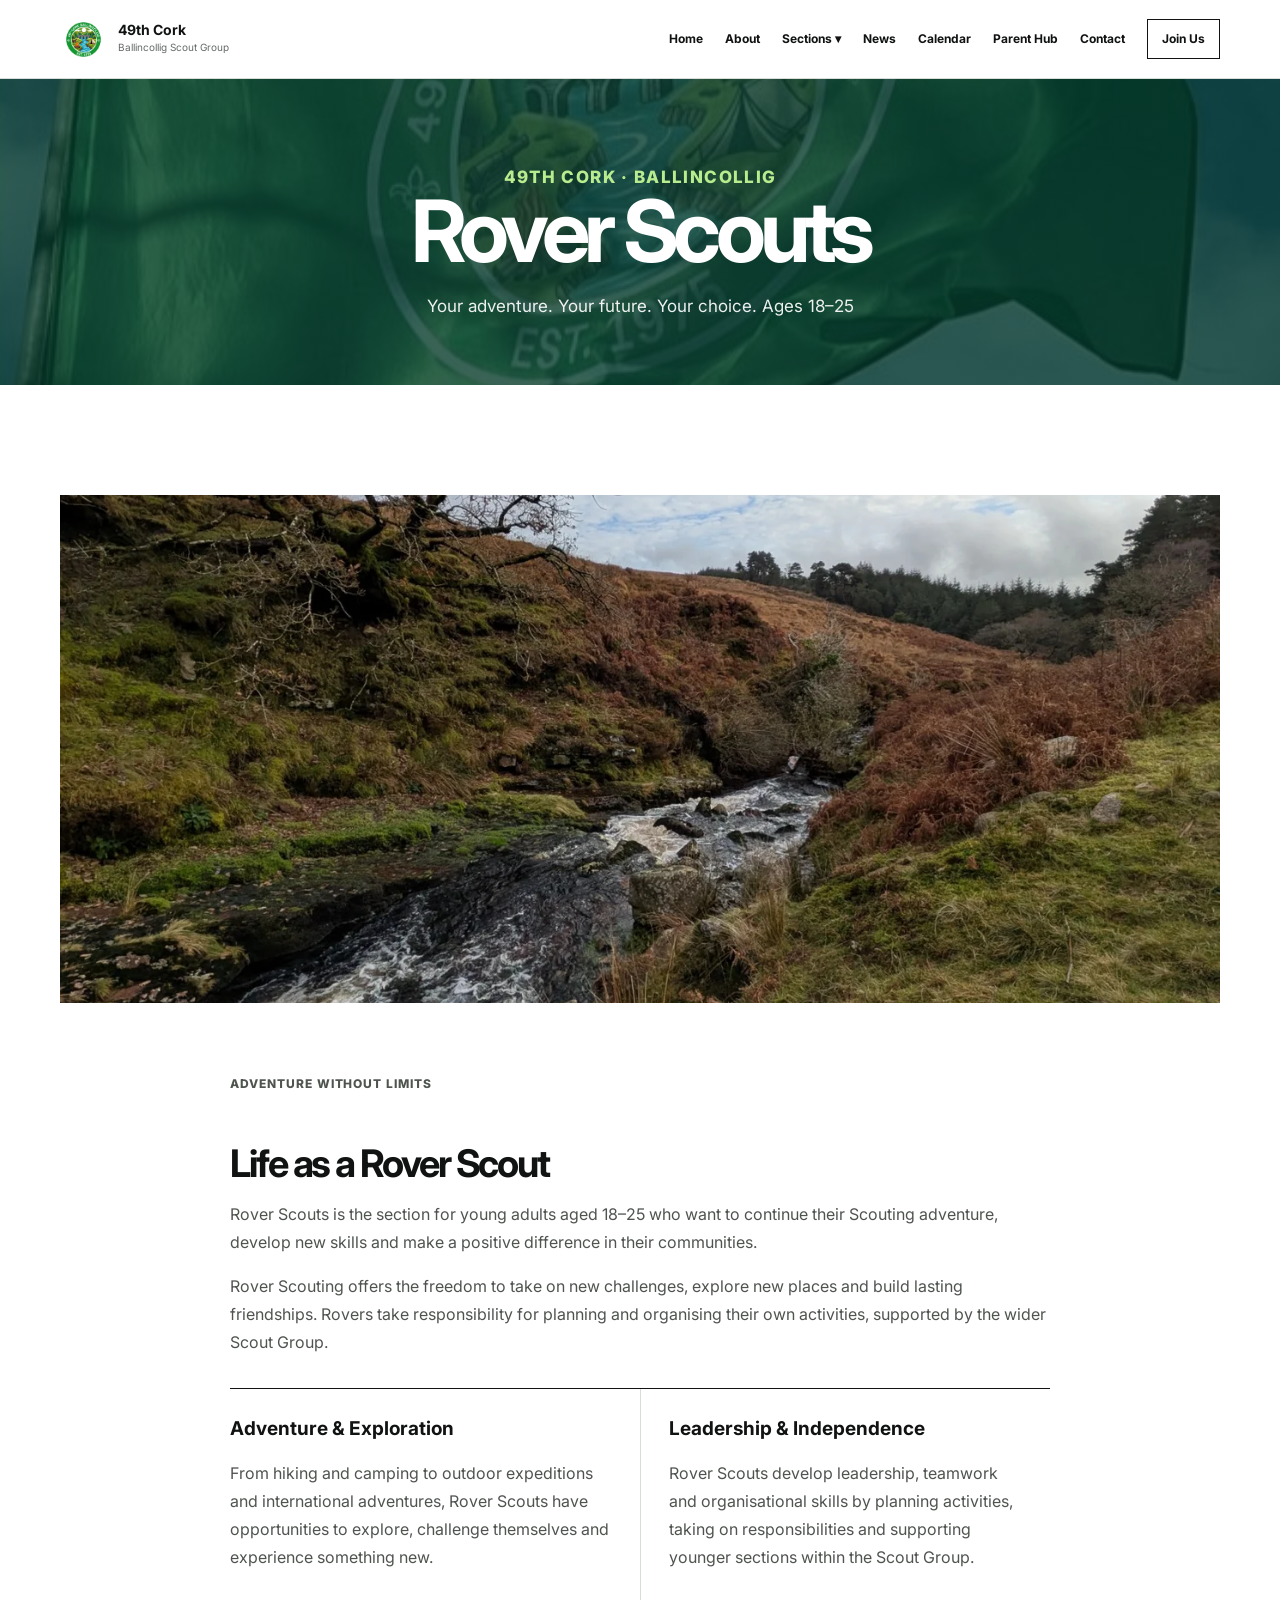
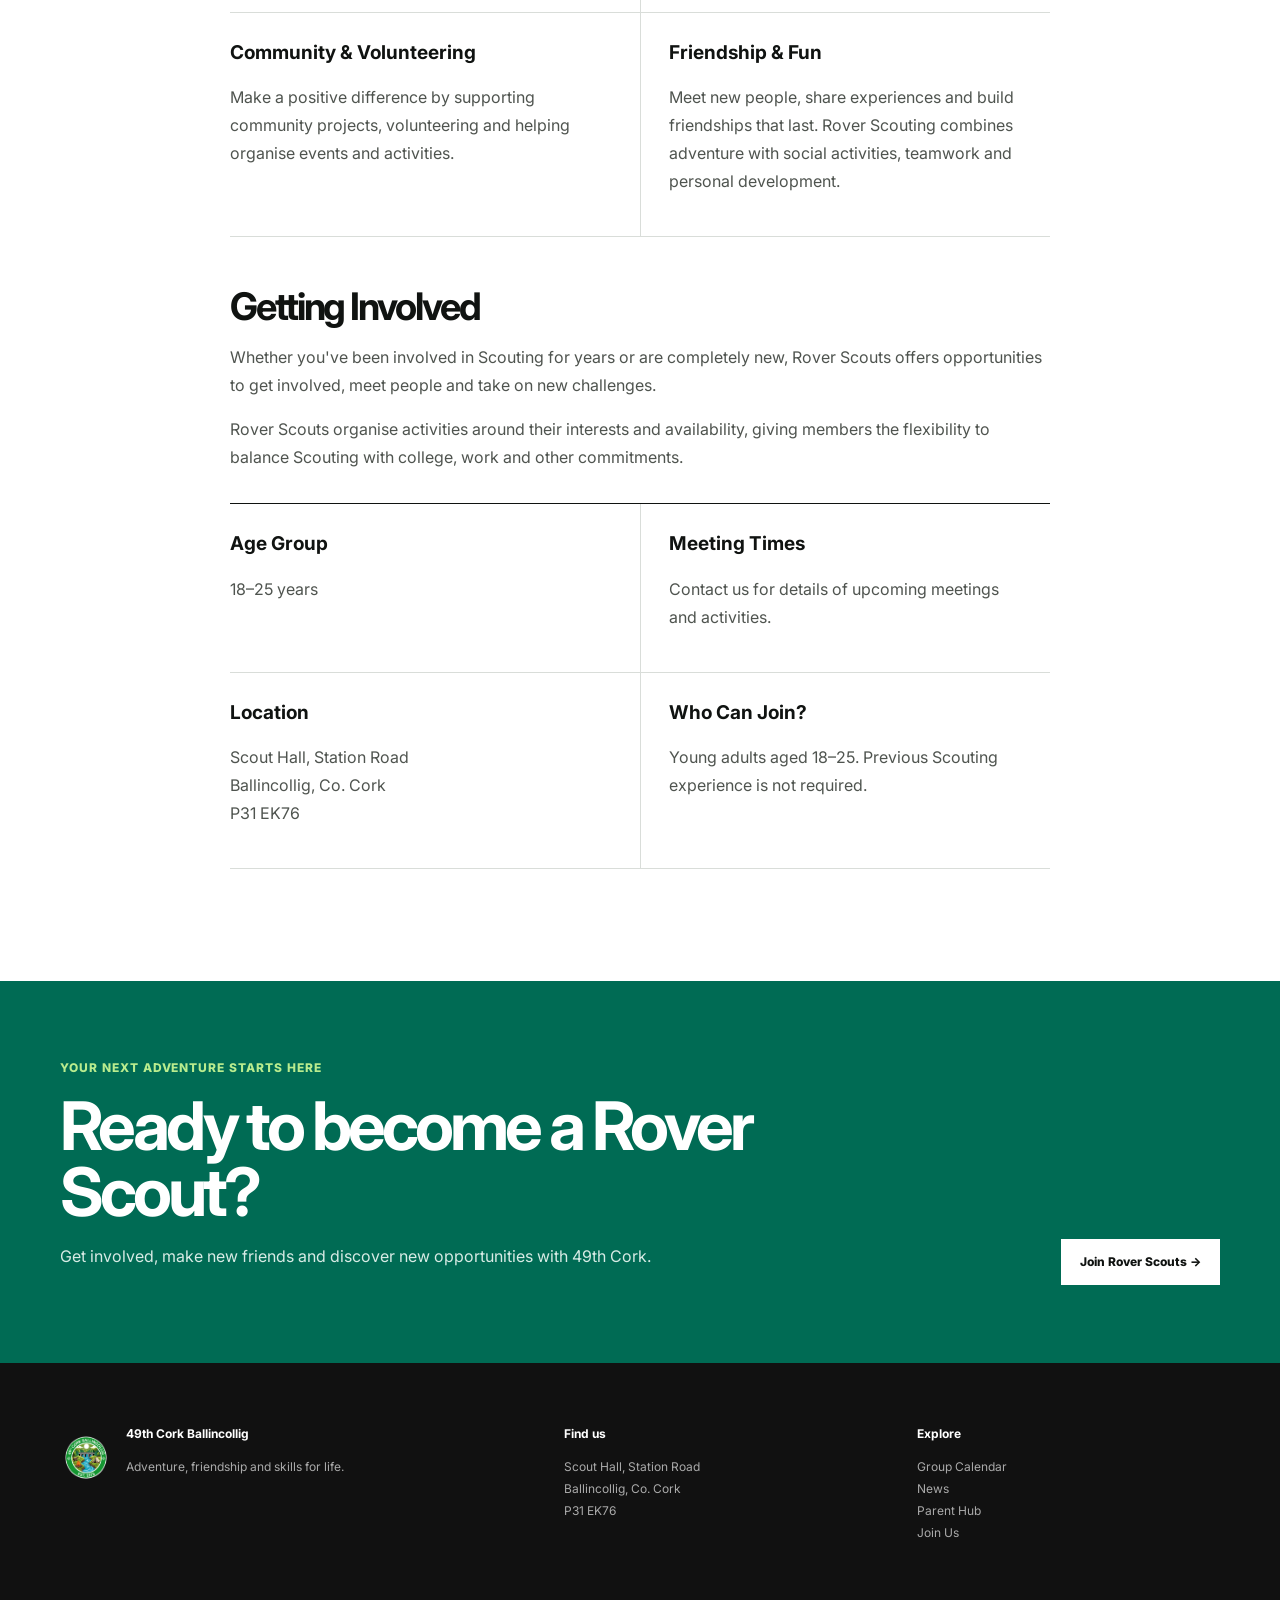
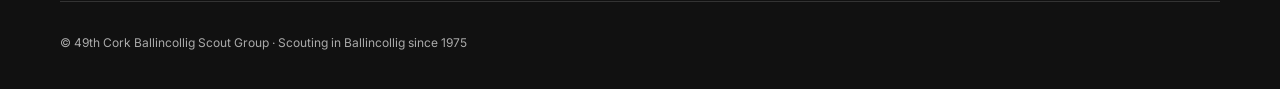
<file: rovers.html>
<!doctype html>
<html lang="en">
  <head>
    <meta charset="UTF-8" />
    <meta name="viewport" content="width=device-width, initial-scale=1.0" />

    <title>Rover Scouts | 49th Cork Ballincollig Scout Group</title>

    <meta name="description" content="Join Rover Scouts at 49th Cork Ballincollig Scout Group. Adventure, friendship, leadership and community involvement for young adults aged 18–25."
    />
    <link rel="icon" href="assets/images/logo.png" />
    <link rel="apple-touch-icon" href="assets/images/logo.png" />
    <link rel="stylesheet" href="assets/css/style.css?v=11" />

    <script async src="https://www.googletagmanager.com/gtm.js?id=GTM-TFGM9BR9"></script>
    <script>
      window.dataLayer = window.dataLayer || [];
      function gtag(){dataLayer.push(arguments);}
      gtag('js', new Date());
    </script>
  </head>

  <body>
    <header class="site-header">
      <div class="container nav-wrap">
        <a class="brand" href="index.html">
          <img src="assets/images/logo.png" alt="49th Cork Logo" />

          <span>
            <strong>49th Cork</strong>
            <small>Ballincollig Scout Group</small>
          </span>
        </a>

        <button class="menu-toggle" aria-label="Open menu">☰</button>

        <nav class="nav">
          <a href="index.html">Home</a>
          <a href="about.html">About</a>

          <div class="nav-sections">
            <button class="sections-toggle" type="button" aria-expanded="false">
              Sections <span aria-hidden="true">▾</span>
            </button>

            <div class="sections-menu">
              <a href="beavers.html">Beavers</a>
              <a href="cubs.html">Cubs</a>
              <a href="scouts.html">Scouts</a>
              <a href="ventures.html">Ventures</a>
              <a href="rovers.html" class="active">Rover Scouts</a>
            </div>
          </div>

          <a href="news.html">News</a>
          <a href="calendar.html">Calendar</a>
          <a href="parents.html">Parent Hub</a>
          <a href="contact.html">Contact</a>
          <a href="join.html" class="nav-join">Join Us</a>
        </nav>
      </div>
    </header>
    <section class="page-hero">
      <div class="container">
        <p class="kicker">49th Cork · Ballincollig</p>

        <h1>Rover Scouts</h1>

        <p>Your adventure. Your future. Your choice. Ages 18–25</p>
      </div>
    </section>

    <section class="content">
      <div class="container">
        <div class="page-photo">
          <img
            src="assets/images/web/hero-glengarra.webp"
            alt="49th Cork activity photograph"
          />
        </div>
      </div>
      <div class="container narrow">
        <p class="kicker">Adventure without limits</p>

        <h2>Life as a Rover Scout</h2>

        <p>
          Rover Scouts is the section for young adults aged 18–25 who want to
          continue their Scouting adventure, develop new skills and make a
          positive difference in their communities.
        </p>

        <p>
          Rover Scouting offers the freedom to take on new challenges, explore
          new places and build lasting friendships. Rovers take responsibility
          for planning and organising their own activities, supported by the
          wider Scout Group.
        </p>

        <!-- ROVER ACTIVITIES -->

        <div class="info-grid">
          <div class="info-card">
            <h3>Adventure &amp; Exploration</h3>

            <p>
              From hiking and camping to outdoor expeditions and international
              adventures, Rover Scouts have opportunities to explore, challenge
              themselves and experience something new.
            </p>
          </div>

          <div class="info-card">
            <h3>Leadership &amp; Independence</h3>

            <p>
              Rover Scouts develop leadership, teamwork and organisational
              skills by planning activities, taking on responsibilities and
              supporting younger sections within the Scout Group.
            </p>
          </div>

          <div class="info-card">
            <h3>Community &amp; Volunteering</h3>

            <p>
              Make a positive difference by supporting community projects,
              volunteering and helping organise events and activities.
            </p>
          </div>

          <div class="info-card">
            <h3>Friendship &amp; Fun</h3>

            <p>
              Meet new people, share experiences and build friendships that
              last. Rover Scouting combines adventure with social activities,
              teamwork and personal development.
            </p>
          </div>
        </div>

        <!-- MEETING INFORMATION -->

        <h2>Getting Involved</h2>

        <p>
          Whether you've been involved in Scouting for years or are completely
          new, Rover Scouts offers opportunities to get involved, meet people
          and take on new challenges.
        </p>

        <p>
          Rover Scouts organise activities around their interests and
          availability, giving members the flexibility to balance Scouting with
          college, work and other commitments.
        </p>

        <div class="info-grid">
          <div class="info-card">
            <h3>Age Group</h3>

            <p>18–25 years</p>
          </div>

          <div class="info-card">
            <h3>Meeting Times</h3>

            <p>Contact us for details of upcoming meetings and activities.</p>
          </div>

          <div class="info-card">
            <h3>Location</h3>

            <p>
              Scout Hall, Station Road<br />
              Ballincollig, Co. Cork<br />
              P31 EK76
            </p>
          </div>

          <div class="info-card">
            <h3>Who Can Join?</h3>

            <p>
              Young adults aged 18–25. Previous Scouting experience is not
              required.
            </p>
          </div>
        </div>
      </div>
    </section>

    <!-- =========================================
     JOIN US
     ========================================= -->

    <section class="cta">
      <div class="container cta-inner">
        <div>
          <p class="kicker" style="color: #b9ec8e">
            Your next adventure starts here
          </p>

          <h2>Ready to become a Rover Scout?</h2>

          <p style="color: #d7ebe5; margin-top: 20px">
            Get involved, make new friends and discover new opportunities with
            49th Cork.
          </p>
        </div>

        <a href="join.html" class="button"> Join Rover Scouts → </a>
      </div>
    </section>

    <!-- =========================================
     FOOTER
     ========================================= -->

    <footer class="footer">
      <div class="container">
        <div class="footer-grid">
          <div>
            <div class="footer-brand">
              <img src="assets/images/logo.png" alt="49th Cork Logo" />

              <div>
                <h4>49th Cork Ballincollig</h4>
                <p>Adventure, friendship and skills for life.</p>
              </div>
            </div>
          </div>

          <div>
            <h4>Find us</h4>

            <p>
              Scout Hall, Station Road<br />
              Ballincollig, Co. Cork<br />
              P31 EK76
            </p>
          </div>

          <div>
            <h4>Explore</h4>

            <p>
              <a href="calendar.html">Group Calendar</a><br />
              <a href="news.html">News</a><br />
              <a href="parents.html">Parent Hub</a><br />
              <a href="join.html">Join Us</a>
            </p>
          </div>
        </div>

        <div class="footer-bottom">
          <p>
            © 49th Cork Ballincollig Scout Group · Scouting in Ballincollig
            since 1975
          </p>
        </div>
      </div>
    </footer>

    <!-- =========================================
     JAVASCRIPT
     ========================================= -->

    <script src="assets/js/events.js"></script>
    <script src="assets/js/site.js"></script>
  </body>
</html>
</file>
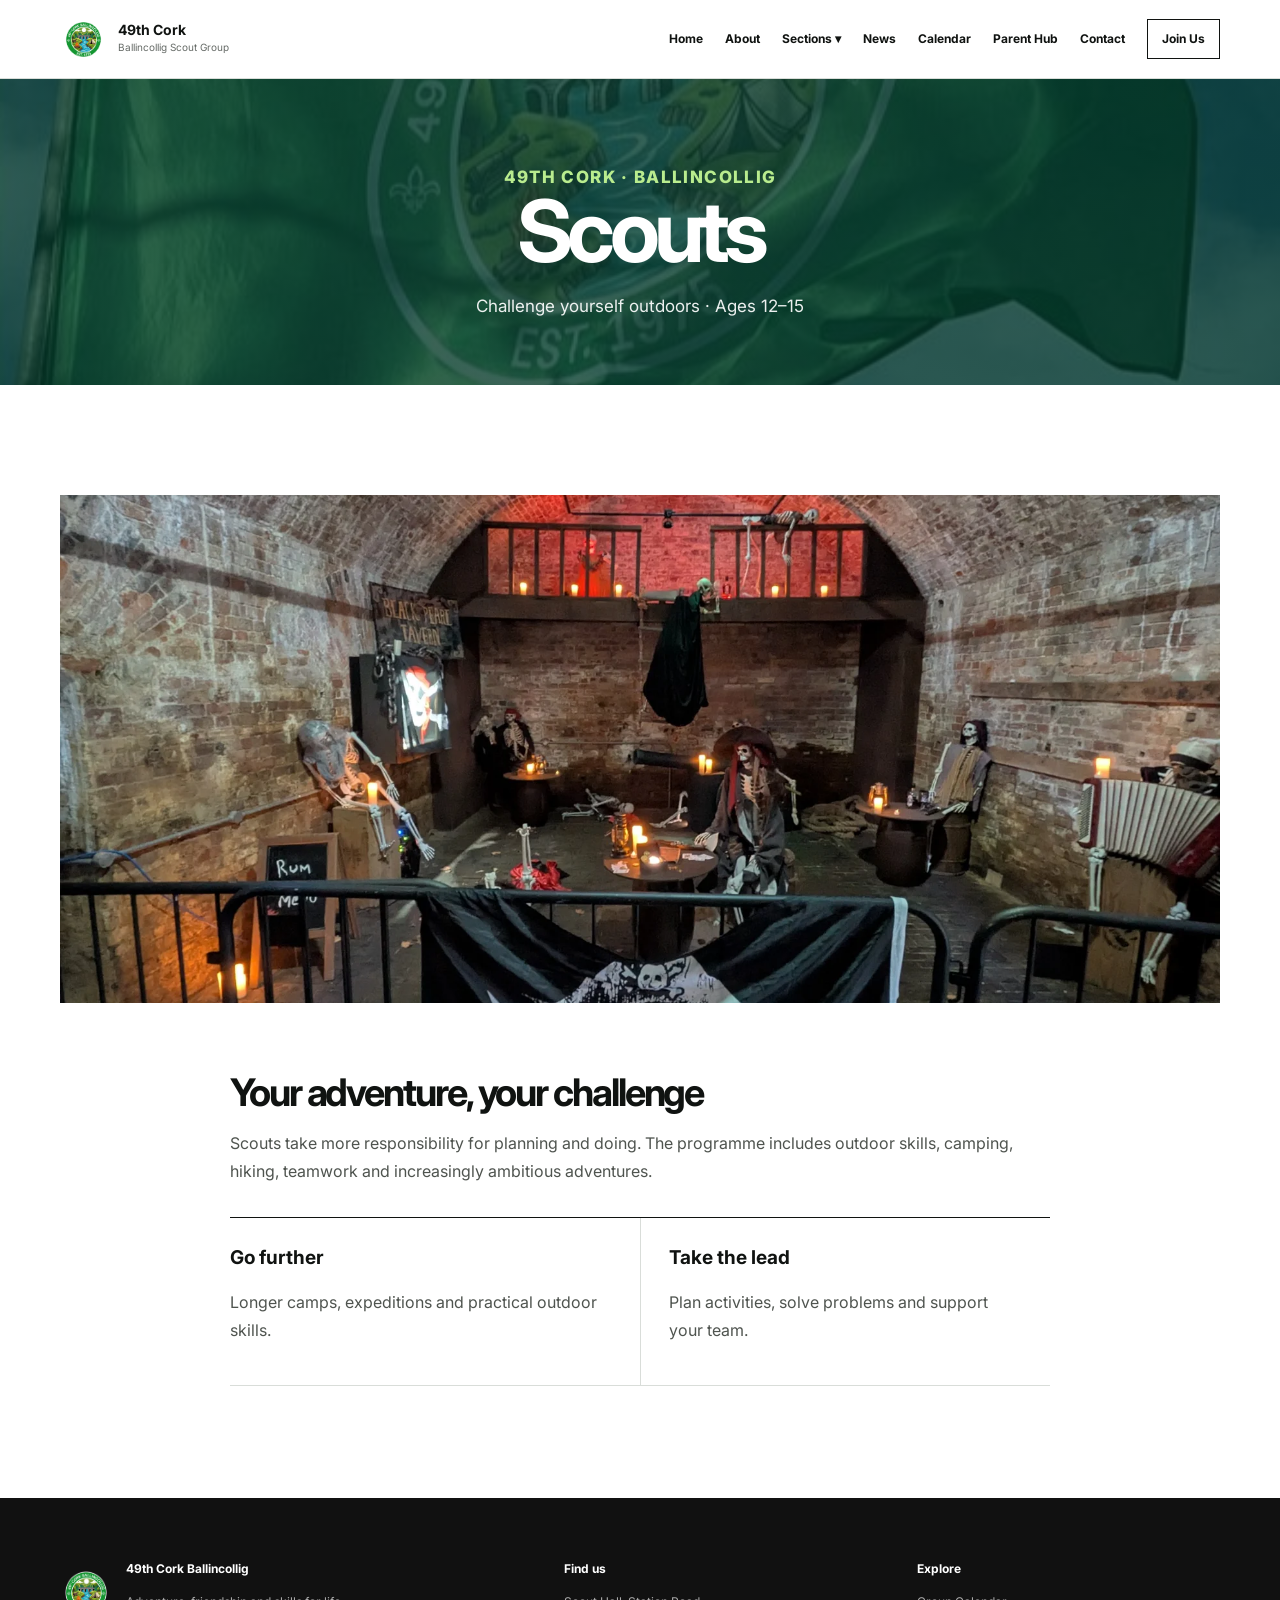
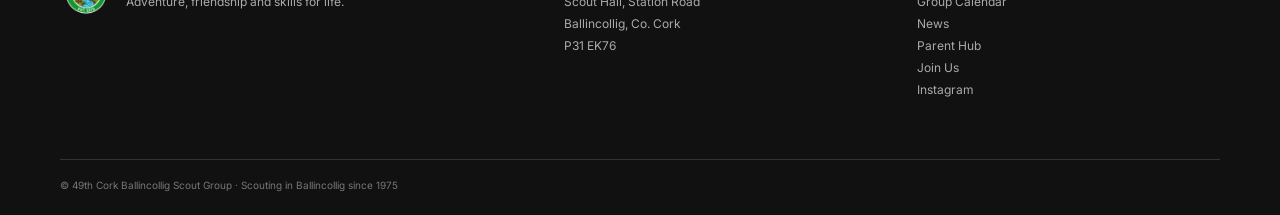
<file: scouts.html>
<!doctype html>
<html lang="en">
  <head>
    <meta charset="utf-8" />
    <meta name="viewport" content="width=device-width,initial-scale=1" />
    <title>Scouts | 49th Cork Ballincollig Scout Group</title>
    <meta name="description" content="49th Cork Ballincollig Scout Group" />
    <link rel="stylesheet" href="assets/css/style.css" />
    <link rel="icon" type="image/png" href="assets/images/logo.png" />
    <link rel="apple-touch-icon" href="assets/images/logo.png" />

    <script async src="https://www.googletagmanager.com/gtm.js?id=GTM-TFGM9BR9"></script>
    <script>
      window.dataLayer = window.dataLayer || [];
      function gtag(){dataLayer.push(arguments);}
      gtag('js', new Date());
    </script>
  </head>
  <body>
    <header class="site-header">
      <div class="container nav-wrap">
        <a class="brand" href="index.html"
          ><img src="assets/images/logo.png" alt="49th Cork logo" /><span
            ><strong>49th Cork</strong
            ><small>Ballincollig Scout Group</small></span
          ></a
        ><button class="menu-toggle" aria-label="Open menu">☰</button>
        <nav class="nav">
          <a class="" href="index.html">Home</a
          ><a class="" href="about.html">About</a>
          <div class="nav-sections">
            <button class="sections-toggle" type="button" aria-expanded="false">
              Sections <span aria-hidden="true">▾</span>
            </button>
            <div class="sections-menu">
              <a href="beavers.html">Beavers</a>
              <a href="cubs.html">Cubs</a>
              <a href="scouts.html">Scouts</a>
              <a href="ventures.html">Ventures</a>
              <a href="rovers.html">Rovers</a>
            </div>
          </div>
          <a class="" href="events.html">News</a
          ><a class="" href="calendar.html">Calendar</a
          ><a class="" href="parents.html">Parent Hub</a
          ><a class="" href="contact.html">Contact</a
          ><a class="nav-join" href="join.html">Join Us</a>
        </nav>
      </div>
    </header>
    <section class="page-hero">
      <div class="container">
        <p class="kicker">49th Cork · Ballincollig</p>
        <h1>Scouts</h1>
        <p>Challenge yourself outdoors · Ages 12–15</p>
      </div>
    </section>
    <main class="content">
      <div class="container">
        <div class="page-photo">
          <img
            src="assets/images/web/spike-pirates.webp"
            alt="49th Cork activity photograph"
          />
        </div>
      </div>
      <div class="container narrow">
        <h2>Your adventure, your challenge</h2>
        <p>
          Scouts take more responsibility for planning and doing. The programme
          includes outdoor skills, camping, hiking, teamwork and increasingly
          ambitious adventures.
        </p>
        <div class="info-grid">
          <div class="info-card">
            <h3>Go further</h3>
            <p>Longer camps, expeditions and practical outdoor skills.</p>
          </div>
          <div class="info-card">
            <h3>Take the lead</h3>
            <p>Plan activities, solve problems and support your team.</p>
          </div>
        </div>
      </div>
    </main>
    <footer class="footer">
      <div class="container footer-grid">
        <div>
          <div class="footer-brand">
            <img src="assets/images/logo.png" alt="49th Cork logo" />
            <div>
              <h4>49th Cork Ballincollig</h4>
              <p>Adventure, friendship and skills for life.</p>
            </div>
          </div>
        </div>
        <div>
          <h4>Find us</h4>
          <p>
            Scout Hall, Station Road<br />Ballincollig, Co. Cork<br />P31 EK76
          </p>
        </div>
        <div>
          <h4>Explore</h4>
          <p>
            <a href="calendar.html">Group Calendar</a><br /><a
              href="events.html"
              >News</a
            ><br /><a href="parents.html">Parent Hub</a><br /><a
              href="join.html"
              >Join Us</a
            ><br /><a
              href="https://www.instagram.com/49th.ballincollig.scout.group/"
              >Instagram</a
            >
          </p>
        </div>
      </div>
      <div class="container footer-bottom">
        © 49th Cork Ballincollig Scout Group · Scouting in Ballincollig since
        1975
      </div>
    </footer>
    <script src="assets/js/site.js"></script>
  </body>
</html>
</file>
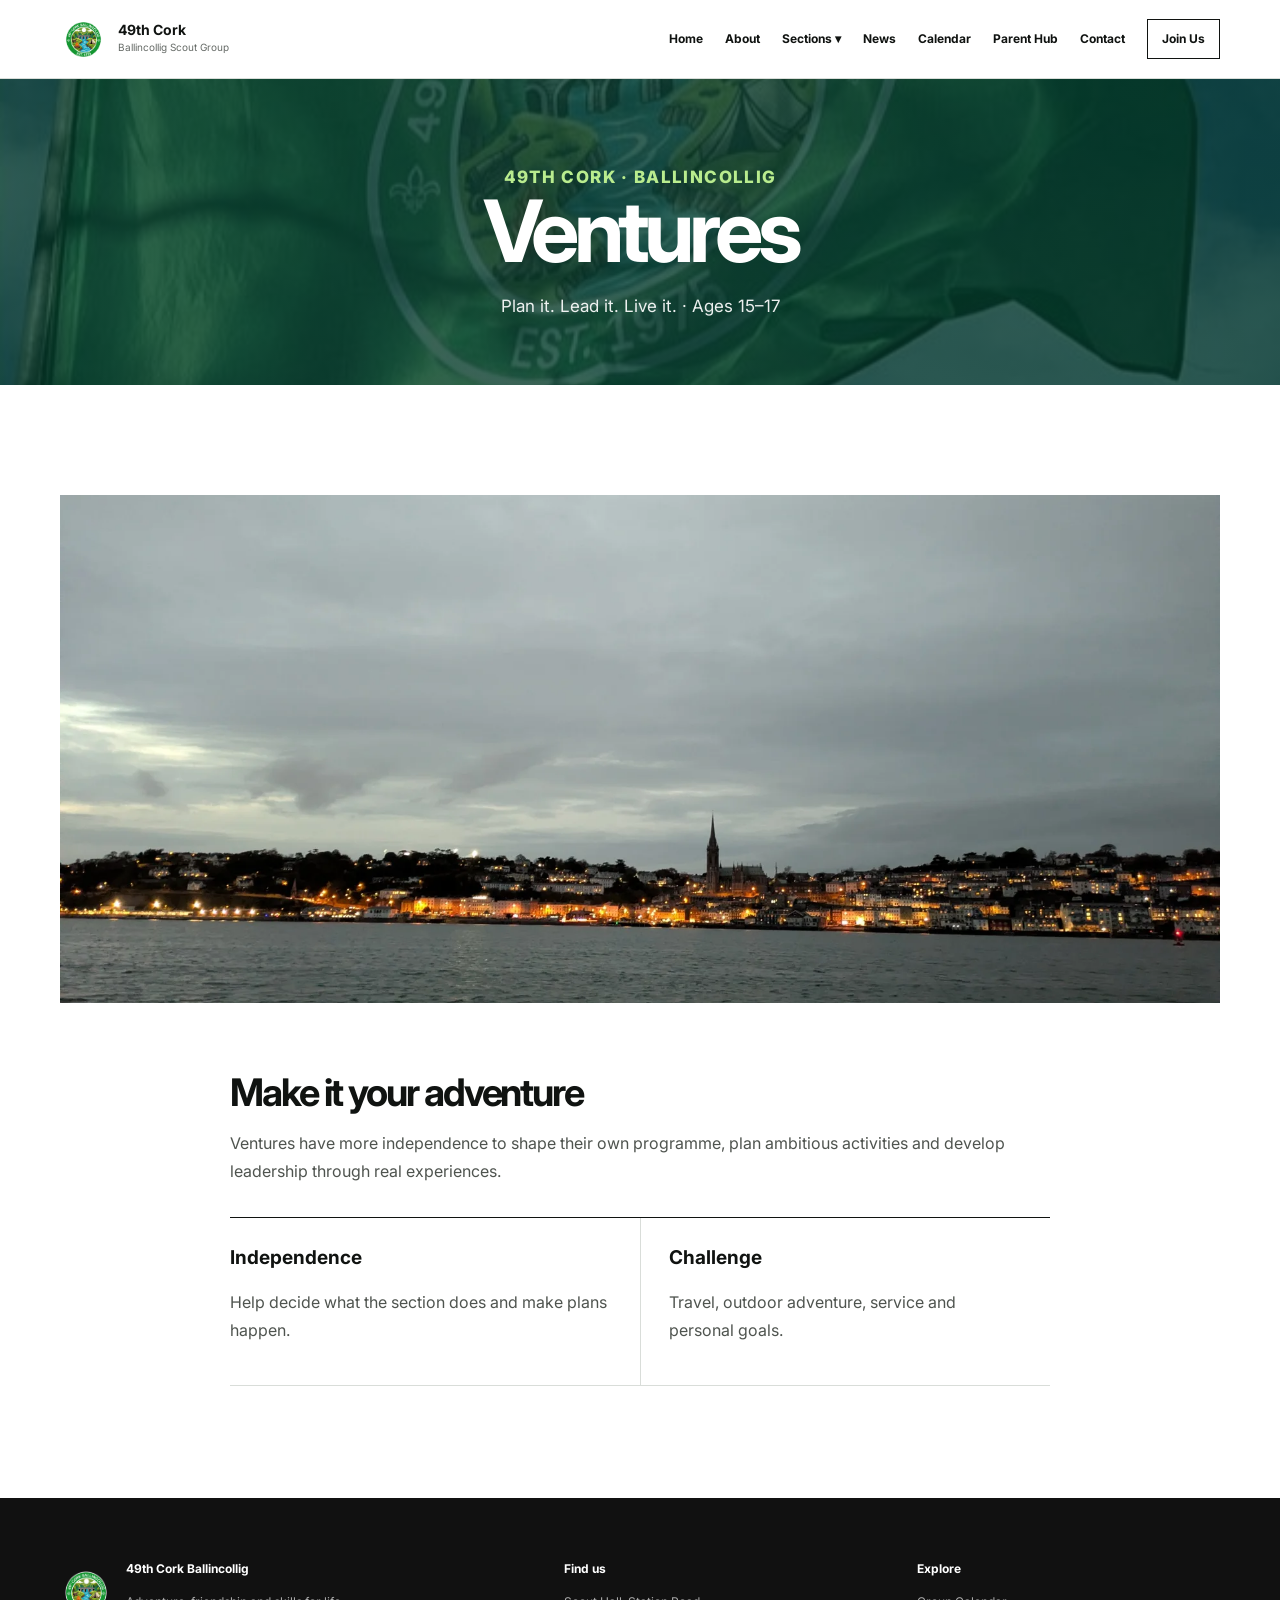
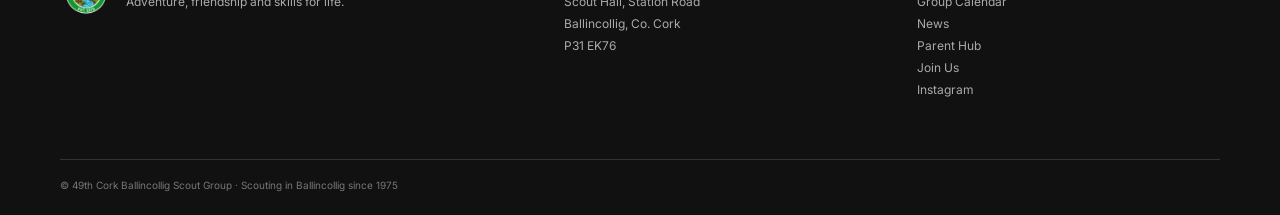
<file: ventures.html>
<!doctype html>
<html lang="en">
  <head>
    <meta charset="utf-8" />
    <meta name="viewport" content="width=device-width,initial-scale=1" />
    <title>Ventures | 49th Cork Ballincollig Scout Group</title>
    <meta name="description" content="49th Cork Ballincollig Scout Group" />
    <link rel="stylesheet" href="assets/css/style.css" />
    <link rel="icon" type="image/png" href="assets/images/logo.png" />
    <link rel="apple-touch-icon" href="assets/images/logo.png" />

    <script async src="https://www.googletagmanager.com/gtm.js?id=GTM-TFGM9BR9"></script>
    <script>
      window.dataLayer = window.dataLayer || [];
      function gtag(){dataLayer.push(arguments);}
      gtag('js', new Date());
    </script>
  </head>
  <body>
    <header class="site-header">
      <div class="container nav-wrap">
        <a class="brand" href="index.html"
          ><img src="assets/images/logo.png" alt="49th Cork logo" /><span
            ><strong>49th Cork</strong
            ><small>Ballincollig Scout Group</small></span
          ></a
        ><button class="menu-toggle" aria-label="Open menu">☰</button>
        <nav class="nav">
          <a class="" href="index.html">Home</a
          ><a class="" href="about.html">About</a>
          <div class="nav-sections">
            <button class="sections-toggle" type="button" aria-expanded="false">
              Sections <span aria-hidden="true">▾</span>
            </button>
            <div class="sections-menu">
              <a href="beavers.html">Beavers</a>
              <a href="cubs.html">Cubs</a>
              <a href="scouts.html">Scouts</a>
              <a href="ventures.html">Ventures</a>
              <a href="rovers.html">Rovers</a>
            </div>
          </div>
          <a class="" href="events.html">News</a
          ><a class="" href="calendar.html">Calendar</a
          ><a class="" href="parents.html">Parent Hub</a
          ><a class="" href="contact.html">Contact</a
          ><a class="nav-join" href="join.html">Join Us</a>
        </nav>
      </div>
    </header>
    <section class="page-hero">
      <div class="container">
        <p class="kicker">49th Cork · Ballincollig</p>
        <h1>Ventures</h1>
        <p>Plan it. Lead it. Live it. · Ages 15–17</p>
      </div>
    </section>
    <main class="content">
      <div class="container">
        <div class="page-photo">
          <img
            src="assets/images/web/cobh-harbour.webp"
            alt="49th Cork activity photograph"
          />
        </div>
      </div>
      <div class="container narrow">
        <h2>Make it your adventure</h2>
        <p>
          Ventures have more independence to shape their own programme, plan
          ambitious activities and develop leadership through real experiences.
        </p>
        <div class="info-grid">
          <div class="info-card">
            <h3>Independence</h3>
            <p>Help decide what the section does and make plans happen.</p>
          </div>
          <div class="info-card">
            <h3>Challenge</h3>
            <p>Travel, outdoor adventure, service and personal goals.</p>
          </div>
        </div>
      </div>
    </main>
    <footer class="footer">
      <div class="container footer-grid">
        <div>
          <div class="footer-brand">
            <img src="assets/images/logo.png" alt="49th Cork logo" />
            <div>
              <h4>49th Cork Ballincollig</h4>
              <p>Adventure, friendship and skills for life.</p>
            </div>
          </div>
        </div>
        <div>
          <h4>Find us</h4>
          <p>
            Scout Hall, Station Road<br />Ballincollig, Co. Cork<br />P31 EK76
          </p>
        </div>
        <div>
          <h4>Explore</h4>
          <p>
            <a href="calendar.html">Group Calendar</a><br /><a
              href="events.html"
              >News</a
            ><br /><a href="parents.html">Parent Hub</a><br /><a
              href="join.html"
              >Join Us</a
            ><br /><a
              href="https://www.instagram.com/49th.ballincollig.scout.group/"
              >Instagram</a
            >
          </p>
        </div>
      </div>
      <div class="container footer-bottom">
        © 49th Cork Ballincollig Scout Group · Scouting in Ballincollig since
        1975
      </div>
    </footer>
    <script src="assets/js/site.js"></script>
  </body>
</html>
</file>
<file: assets/css/style.css>
@import url('https://fonts.googleapis.com/css2?family=Inter:wght@400;500;600;700;800&display=swap');

/* =========================================================
   49th CORK BALLINCOLLIG SCOUT GROUP
   Main stylesheet
   ========================================================= */

:root {
    --ink: #101311;
    --muted: #656a66;
    --green: #006b54;
    --green2: #005642;
    --cream: #f4f2ec;
    --paper: #fff;
    --line: #d9ddd9;
    --yellow: #f3dc62;
    --max: 1160px;
}


/* =========================================================
   BASE
   ========================================================= */

* {
    box-sizing: border-box;
}

html {
    scroll-behavior: smooth;
}

body {
    margin: 0;
    background: #fff;
    color: var(--ink);
    font-family: Inter, Arial, sans-serif;
    line-height: 1.55;
}

a {
    color: inherit;
    text-decoration: none;
}

img {
    display: block;
    max-width: 100%;
}

.container {
    width: min(var(--max), calc(100% - 48px));
    margin: auto;
}

.eyebrow,
.kicker {
    margin: 0 0 15px;
    color: var(--green);
    font-size: 12px;
    font-weight: 800;
    letter-spacing: .08em;
    text-transform: uppercase;
}


/* =========================================================
   HEADER / NAVIGATION
   ========================================================= */

.site-header {
    position: sticky;
    top: 0;
    z-index: 50;
    background: rgba(255, 255, 255, .97);
    border-bottom: 1px solid var(--line);
}

.nav-wrap {
    min-height: 78px;
    display: flex;
    align-items: center;
    justify-content: space-between;
    gap: 24px;
}

.brand {
    display: flex;
    align-items: center;
    gap: 11px;
}

.brand img {
    width: 47px;
    height: 47px;
    object-fit: contain;
}

.brand strong {
    display: block;
    font-size: 14px;
    line-height: 1.1;
}

.brand small {
    display: block;
    margin-top: 3px;
    color: var(--muted);
    font-size: 10px;
}

.nav {
    display: flex;
    align-items: center;
    gap: 22px;
    font-size: 12px;
    font-weight: 700;
}

.nav a:hover,
.nav a.active {
    color: var(--green);
}

.nav-join {
    border: 1px solid var(--ink);
    padding: 10px 14px;
}

.nav-join:hover {
    background: var(--ink);
    color: #fff !important;
}

.menu-toggle {
    display: none;
    border: 0;
    background: none;
    font-size: 25px;
}


/* =========================================================
   SECTIONS DROPDOWN
   ========================================================= */

.nav-sections {
    position: relative;
    display: flex;
    align-items: center;
}

.sections-toggle {
    border: 0;
    background: transparent;
    padding: 10px 0;
    color: var(--ink);
    font: inherit;
    font-size: 12px;
    font-weight: 700;
    cursor: pointer;
    white-space: nowrap;
}

.sections-toggle:hover,
.nav-sections.open .sections-toggle {
    color: var(--green);
}

.sections-menu {
    display: none;
    position: absolute;
    top: 100%;
    left: -18px;
    z-index: 100;

    min-width: 170px;
    padding: 10px 0;

    background: #fff;
    border: 1px solid var(--line);
    box-shadow: 0 12px 30px rgba(0, 0, 0, .08);
}

.nav-sections:hover .sections-menu,
.nav-sections:focus-within .sections-menu,
.nav-sections.open .sections-menu {
    display: block;
}

.sections-menu a {
    display: block;
    padding: 9px 18px;
    white-space: nowrap;
}

.sections-menu a:hover {
    background: var(--cream);
}


/* =========================================================
   BUTTONS
   ========================================================= */

.actions {
    display: flex;
    flex-wrap: wrap;
    gap: 10px;
}

.button {
    display: inline-flex;
    align-items: center;
    justify-content: center;

    min-height: 46px;
    padding: 0 18px;

    border: 1px solid var(--ink);
    background: var(--ink);
    color: #fff;

    font-size: 12px;
    font-weight: 800;

    transition: background .2s, color .2s, border-color .2s;
}

.button:hover {
    background: var(--green);
    border-color: var(--green);
}

.button.secondary {
    background: #fff;
    color: var(--ink);
}

.button.secondary:hover {
    background: var(--cream);
    border-color: var(--ink);
}

.arrow-link {
    font-size: 12px;
    font-weight: 800;
    text-decoration: underline;
    text-underline-offset: 4px;
}


/* =========================================================
   HOMEPAGE FLAG HERO
   ========================================================= */

.home-hero {
    position: relative;

    min-height: 560px;
    padding: 90px 20px;

    display: flex;
    align-items: center;
    justify-content: center;

    text-align: center;
    color: #fff;

    background-image:
        linear-gradient(
            rgba(5, 55, 39, .78),
            rgba(5, 55, 39, .78)
        ),
        url("../images/ballincollig-flag.jpg");

    background-size: cover;
    background-position: center center;
    background-repeat: no-repeat;
}

.home-hero .container {
    width: 100%;
    max-width: 1000px;

    display: flex;
    flex-direction: column;
    align-items: center;
}

.home-hero .kicker {
    margin-bottom: 12px;
    color: #b9ec8e;
    text-align: center;
}

.home-hero h1 {
    max-width: 900px;
    margin: 10px auto 22px;

    color: #fff;

    font-size: clamp(4rem, 8vw, 7rem);
    font-weight: 800;
    line-height: .95;
    letter-spacing: -.055em;
    text-align: center;
}

.home-hero .hero-intro {
    max-width: 650px;
    margin: 0 auto;

    color: rgba(255, 255, 255, .92);

    font-size: 1.25rem;
    line-height: 1.6;
    text-align: center;
}

.home-hero .hero-actions {
    display: flex;
    justify-content: center;
    flex-wrap: wrap;
    gap: 14px;

    margin-top: 30px;
}

.home-hero .button {
    background: #fff;
    color: var(--ink);
    border-color: #fff;
}

.home-hero .button:hover {
    background: var(--cream);
    border-color: var(--cream);
}

.home-hero .button.secondary {
    background: transparent;
    color: #fff;
    border-color: rgba(255, 255, 255, .85);
}

.home-hero .button.secondary:hover {
    background: #fff;
    color: var(--ink);
    border-color: #fff;
}


/* =========================================================
   INTERNAL PAGE FLAG HERO
   ========================================================= */

.page-hero {
    position: relative;

    min-height: 300px;
    padding: 65px 20px;

    display: flex;
    align-items: center;
    justify-content: center;

    text-align: center;
    color: #fff;

    background-image:
        linear-gradient(
            rgba(5, 55, 39, .78),
            rgba(5, 55, 39, .78)
        ),
        url("../images/ballincollig-flag.jpg");

    background-size: cover;
    background-position: center center;
    background-repeat: no-repeat;
}

.page-hero .container {
    width: 100%;

    display: flex;
    flex-direction: column;
    align-items: center;
}

.page-hero .kicker {
    color: #b9ec8e;
    text-align: center;
}

.page-hero h1 {
    max-width: 820px;
    margin: 0 auto;

    color: #fff;

    font-size: clamp(52px, 7.2vw, 86px);
    line-height: .95;
    letter-spacing: -.065em;
    text-align: center;
}

.page-hero p,
.page-hero p:last-child {
    max-width: 690px;
    margin: 20px auto 0;

    color: rgba(255, 255, 255, .92);

    font-size: 17px;
    line-height: 1.6;
    text-align: center;
}


/* =========================================================
   UP NEXT - FLAG BANNER
   ========================================================= */

.up-next {
    position: relative;

    background-image:
        linear-gradient(
            rgba(5, 55, 39, .90),
            rgba(5, 55, 39, .90)
        ),
        url("../images/ballincollig-flag.jpg");

    background-size: cover;
    background-position: center 48%;
    background-repeat: no-repeat;

    color: #fff;

    border-bottom: 0;
}

.up-grid {
    min-height: 150px;

    display: grid;
    grid-template-columns: 125px 125px 1fr auto;
    align-items: center;
    gap: 24px;
}

.up-label {
    align-self: center;
    padding-top: 0;

    color: #b9ec8e;

    font-size: 12px;
    font-weight: 800;
    letter-spacing: .08em;
    text-transform: uppercase;
}

.date-box {
    min-width: 125px;
    padding-left: 24px;
    padding-right: 15px;

    border-left: 1px solid rgba(255,255,255,.45);
}

.date-box b {
    display: block;

    color: #fff;

    font-size: 36px;
    line-height: 1;
    letter-spacing: -.04em;
    white-space: nowrap;
}

.date-box span {
    display: block;
    margin-top: 5px;

    color: rgba(255,255,255,.8);

    font-size: 12px;
    white-space: nowrap;
}

.up-copy h2 {
    margin: 0 0 3px;

    color: #fff;

    font-size: 22px;
    letter-spacing: -.04em;
}

.up-copy p {
    margin: 0;

    color: rgba(255,255,255,.8);

    font-size: 12px;
}

.up-next .arrow-link {
    color: #fff;
}


/* =========================================================
   LEGACY / STANDARD HERO
   ========================================================= */

.hero {
    padding: 100px 0 96px;
}

.hero-grid {
    display: grid;
    grid-template-columns: 1.25fr .75fr;
    gap: 70px;
    align-items: center;
}

.hero h1 {
    margin: 0;
    max-width: 820px;

    font-size: clamp(52px, 7.2vw, 86px);
    line-height: .95;
    letter-spacing: -.065em;
}

.hero .lead {
    max-width: 680px;
    margin: 27px 0 32px;

    color: #4e534f;

    font-size: 18px;
    line-height: 1.65;
}

.hero-mark {
    display: flex;
    justify-content: center;
}

.hero-mark img {
    width: min(310px, 80%);
}


/* =========================================================
   SOCIAL STRIP
   ========================================================= */

.social-strip {
    padding: 32px 0;
    background: var(--green);
    color: #fff;
}

.social-inner {
    display: flex;
    justify-content: space-between;
    align-items: center;
    gap: 30px;
}

.social-inner h3 {
    margin: 0;
    font-size: 17px;
}

.social-inner p {
    margin: 4px 0 0;
    color: #d7ebe5;
    font-size: 12px;
}

.social-actions {
    display: flex;
    flex-wrap: wrap;
    gap: 12px;
}

.social-strip .button {
    background: #fff;
    color: var(--ink);
    border-color: #fff;
}

.social-strip .button:hover {
    background: var(--cream);
}

.social-strip .button.secondary {
    background: transparent;
    color: #fff;
    border-color: #fff;
}

.social-strip .button.secondary:hover {
    background: #fff;
    color: var(--ink);
}


/* =========================================================
   STANDARD SECTIONS
   ========================================================= */

.section {
    padding: 94px 0;
}

.soft {
    background: var(--cream);
}

.section-head {
    display: flex;
    justify-content: space-between;
    align-items: end;
    gap: 40px;

    margin-bottom: 43px;
}

.section-head h2,
.content h2 {
    margin: 0;

    font-size: clamp(36px, 5vw, 56px);
    line-height: 1;
    letter-spacing: -.055em;
}

.section-head > p {
    max-width: 440px;
    margin: 0;

    color: var(--muted);

    font-size: 14px;
    line-height: 1.7;
}


/* =========================================================
   FEATURE CARDS
   ========================================================= */

.feature-grid {
    display: grid;
    grid-template-columns: repeat(3, 1fr);

    border-top: 1px solid var(--ink);
}

.feature-card {
    min-height: 280px;
    padding: 29px 28px 24px 0;

    border-right: 1px solid var(--line);

    display: flex;
    flex-direction: column;
    justify-content: space-between;
}

.feature-card + .feature-card {
    padding-left: 28px;
}

.feature-card:last-child {
    border-right: 0;
}

.feature-card .icon {
    color: var(--green);
    font-size: 22px;
}

.feature-card h3 {
    margin: 42px 0 10px;

    font-size: 25px;
    letter-spacing: -.04em;
}

.feature-card p {
    max-width: 280px;
    margin: 0;

    color: var(--muted);
    font-size: 13px;
}

.go {
    font-size: 12px;
    font-weight: 800;
    text-decoration: underline;
    text-underline-offset: 4px;
}


/* =========================================================
   SECTION CARDS
   ========================================================= */

.section-cards {
    display: grid;
    grid-template-columns: repeat(5, minmax(0, 1fr));
    gap: 20px;
    width: 100%;
    margin: 0;
    padding: 0;
    justify-content: start;
}

.section-card {
    display: flex;
    flex-direction: column;
    width: 100%;
    min-width: 0;
}

.section-card img {
    width: 100%;
    height: auto;
    aspect-ratio: 1 / 1;
    object-fit: contain;
    display: block;
    margin: 0 0 12px;
    transition: transform .3s;
}

.section-card:hover img {
    transform: scale(1.03);
}


/* =========================================================
   SPLIT CONTENT
   ========================================================= */

.split {
    display: grid;
    grid-template-columns: 1fr 1fr;
    gap: 70px;
    align-items: center;
}

.split-media {
    min-height: 0;
    aspect-ratio: 4 / 3;

    overflow: hidden;
    background: #ddd;
}

.split-media img {
    width: 100%;
    height: 100%;

    object-fit: cover;
    object-position: 50% 48%;
}

.split-copy h2 {
    margin: 0 0 22px;

    font-size: clamp(38px, 5vw, 58px);
    line-height: 1;
    letter-spacing: -.055em;
}

.split-copy p {
    color: var(--muted);
    line-height: 1.75;
}


/* =========================================================
   CTA
   ========================================================= */

.cta {
    padding: 78px 0;

    background: var(--green);
    color: #fff;
}

.cta-inner {
    display: flex;
    justify-content: space-between;
    align-items: end;
    gap: 35px;
}

.cta h2 {
    max-width: 720px;
    margin: 0;

    font-size: clamp(40px, 6vw, 67px);
    line-height: .98;
    letter-spacing: -.06em;
}

.cta .button {
    background: #fff;
    color: var(--ink);
    border-color: #fff;
}


/* =========================================================
   CONTENT PAGES
   ========================================================= */

.content {
    padding: 80px 0;
}

.narrow {
    max-width: 820px;
}

.content h2 {
    margin: 50px 0 18px;
    font-size: 38px;
}

.content h2:first-child {
    margin-top: 0;
}

.content p {
    color: #4f544f;
    line-height: 1.75;
}


/* =========================================================
   INFO / EVENT CARDS
   ========================================================= */

.info-grid,
.events-grid {
    display: grid;
    grid-template-columns: repeat(2, 1fr);

    margin: 32px 0;

    border-top: 1px solid var(--ink);
}

.info-card,
.event-card {
    padding: 25px 28px 25px 0;

    border-bottom: 1px solid var(--line);
}

.info-card:nth-child(even),
.event-card:nth-child(even) {
    padding-left: 28px;
    border-left: 1px solid var(--line);
}

.info-card h3,
.event-card h3 {
    margin: 0 0 8px;
    font-size: 19px;
}

.date {
    color: var(--green);
    font-weight: 800;
}


/* =========================================================
   CALENDAR
   ========================================================= */

.calendar-wrap {
    overflow-x: auto;
}

.calendar {
    width: 100%;
    margin: 25px 0 45px;

    border-collapse: collapse;
}

.calendar th {
    padding: 12px 14px;

    border-bottom: 1px solid var(--ink);

    text-align: left;

    font-size: 11px;
    text-transform: uppercase;
    letter-spacing: .06em;
}

.calendar td {
    padding: 17px 14px;

    border-bottom: 1px solid var(--line);

    font-size: 13px;
    vertical-align: top;
}

.calendar .month td {
    padding: 30px 14px 10px;

    background: var(--cream);

    font-size: 18px;
    font-weight: 800;
}

.tag {
    display: inline-block;

    padding: 4px 8px;

    background: #e3eee9;
    color: var(--green2);

    font-size: 10px;
    font-weight: 800;
}

.filters {
    display: flex;
    flex-wrap: wrap;
    gap: 8px;

    margin: 25px 0;
}

.filter {
    padding: 8px 11px;

    border: 1px solid var(--line);
    background: #fff;

    font: inherit;
    font-size: 11px;
    font-weight: 800;

    cursor: pointer;
}

.filter.active {
    background: var(--ink);
    color: #fff;
    border-color: var(--ink);
}


/* =========================================================
   CONTACT FORM
   ========================================================= */

.contact-form {
    margin-top: 28px;
}

.form-row {
    display: grid;
    grid-template-columns: 1fr 1fr;
    gap: 16px;
}

.field {
    margin-bottom: 16px;
}

.field label {
    display: block;

    margin-bottom: 6px;

    font-size: 12px;
    font-weight: 800;
}

.field input,
.field select,
.field textarea {
    width: 100%;

    padding: 13px 14px;

    border: 1px solid #c8cbc7;
    background: #fff;

    font: inherit;
}

.field input:focus,
.field select:focus,
.field textarea:focus {
    outline: 2px solid rgba(0, 107, 84, .2);
    border-color: var(--green);
}

.field textarea {
    min-height: 170px;
    resize: vertical;
}

.privacy-note {
    color: var(--muted) !important;
    font-size: 12px !important;
}


/* =========================================================
   PHOTOGRAPHY
   ========================================================= */

.hero-photo {
    width: min(var(--max), calc(100% - 48px));
    height: auto;
    aspect-ratio: 16 / 7;

    margin: 0 auto;

    overflow: hidden;
    background: var(--cream);
}

.hero-photo img {
    width: 100%;
    height: 100%;

    object-fit: cover;
    object-position: 50% 48%;
}

.photo-band {
    background: #111;
}

.photo-band-grid {
    display: grid;
    grid-template-columns: 1.2fr .8fr 1fr;

    min-height: 0;
}

.photo-band figure {
    position: relative;

    margin: 0;

    overflow: hidden;
    aspect-ratio: 4 / 3;
}

.photo-band img {
    width: 100%;
    height: 100%;

    object-fit: cover;
    object-position: 50% 50%;

    opacity: .88;

    transition: transform .4s;
}

.photo-band figure:hover img {
    transform: scale(1.025);
}

.photo-band figcaption {
    position: absolute;

    left: 22px;
    bottom: 18px;

    color: #fff;

    font-size: 12px;
    font-weight: 800;
    text-transform: uppercase;
    letter-spacing: .08em;
}

.page-photo {
    height: auto;
    max-height: 520px;
    aspect-ratio: 16 / 7;

    margin-top: 30px;
    margin-bottom: 70px;

    overflow: hidden;
}

.page-photo img {
    width: 100%;
    height: 100%;

    object-fit: cover;
    object-position: 50% 50%;
}

.news-photo-grid {
    display: grid;
    grid-template-columns: repeat(3, 1fr);
    gap: 14px;

    margin-bottom: 75px;
}

.news-photo-card {
    background: var(--cream);
}

.news-photo-card img {
    width: 100%;
    height: auto;
    aspect-ratio: 4 / 3;

    object-fit: cover;
    object-position: 50% 50%;
}

.news-photo-card div {
    padding: 24px;
}

.news-photo-card h3 {
    margin: 0 0 10px;

    font-size: 24px;
    letter-spacing: -.04em;
}

.news-photo-card p:last-child {
    margin-bottom: 0;
    font-size: 13px;
}


/* =========================================================
   FOOTER
   ========================================================= */

.footer {
    padding: 62px 0 22px;

    background: #111;
    color: #fff;
}

.footer-grid {
    display: grid;
    grid-template-columns: 1.5fr 1fr 1fr;
    gap: 50px;
}

.footer h4 {
    margin: 0 0 12px;
    font-size: 12px;
}

.footer p,
.footer a {
    color: #aaa;

    font-size: 12px;
    line-height: 1.85;
}

.footer a:hover {
    color: #fff;
}

.footer-brand {
    display: flex;
    align-items: center;
    gap: 14px;
}

.footer-brand img {
    width: 52px;
}

.footer-bottom {
    margin-top: 45px;
    padding-top: 18px;

    border-top: 1px solid #333;

    color: #777;
    font-size: 10px;
}


/* =========================================================
   TABLET
   ========================================================= */

@media (max-width: 920px) {

    .nav {
        display: none;

        position: absolute;
        top: 78px;
        left: 0;
        right: 0;

        padding: 22px 24px;

        background: #fff;
        border-bottom: 1px solid var(--line);

        flex-direction: column;
        align-items: flex-start;
    }

    .nav.open {
        display: flex;
    }

    .menu-toggle {
        display: block;
    }

    /* Sections dropdown */

    .nav-sections {
        width: 100%;
        display: block;
    }

    .sections-toggle {
        width: 100%;
        padding: 0;
        text-align: left;
    }

    .sections-menu {
        position: static;

        display: none;

        min-width: 0;
        margin: 9px 0 0;
        padding: 4px 0 2px 14px;

        border: 0;
        border-left: 2px solid var(--line);

        box-shadow: none;
    }

    .nav-sections:hover .sections-menu {
        display: none;
    }

    .nav-sections.open .sections-menu,
    .nav-sections:focus-within .sections-menu {
        display: block;
    }

    .sections-menu a {
        padding: 7px 10px;
    }

    /* Layout */

    .hero-grid {
        grid-template-columns: 1fr;
    }

    .hero-mark {
        display: none;
    }

    .section-cards {
        grid-template-columns: repeat(2, 200px);
        justify-content: center;
        gap: 25px;
    }

    .feature-grid {
        grid-template-columns: 1fr;
    }

    .feature-card,
    .feature-card + .feature-card {
        min-height: 0;
        padding: 26px 0;

        border-right: 0;
        border-bottom: 1px solid var(--line);
    }

    .feature-card h3 {
        margin-top: 18px;
    }

    .split {
        grid-template-columns: 1fr;
        gap: 35px;
    }

    .footer-grid {
        grid-template-columns: 1fr 1fr;
    }

    /* Up next */

    .up-grid {
        grid-template-columns: 110px 120px 1fr;
    }

    .up-grid > .arrow-link {
        display: none;
    }

    /* Photography */

    .hero-photo {
        width: calc(100% - 48px);
        aspect-ratio: 16 / 9;
    }

    .page-photo {
        aspect-ratio: 16 / 9;
    }

    .photo-band-grid {
        grid-template-columns: 1fr 1fr;
    }

    .photo-band figure:last-child {
        display: none;
    }

    .news-photo-grid {
        grid-template-columns: 1fr 1fr;
    }
}


/* =========================================================
   MOBILE
   ========================================================= */

@media (max-width: 600px) {

    .container {
        width: calc(100% - 30px);
    }

    .brand small {
        display: none;
    }

    /* Homepage hero */

    .home-hero {
        min-height: 470px;
        padding: 65px 15px;

        background-position: 58% center;
    }

    .home-hero h1 {
        font-size: clamp(3.2rem, 15vw, 5rem);
    }

    .home-hero .hero-intro {
        font-size: 1.05rem;
    }

    .home-hero .hero-actions {
        width: 100%;
    }

    /* Internal hero */

    .page-hero {
        min-height: 240px;
        padding: 50px 15px;

        background-position: 58% center;
    }

    .page-hero h1 {
        font-size: 50px;
    }

    /* Up next */

    .up-grid {
        min-height: 0;
        padding: 20px 0;

        grid-template-columns: 65px 1fr;
    }

    .up-label {
        padding: 0;
    }

    .date-box {
        padding-left: 14px;
    }

    .up-copy {
        grid-column: 1 / -1;
    }

    /* Standard hero */

    .hero {
        padding: 68px 0;
    }

    .hero h1 {
        font-size: 51px;
    }

    /* Sections */

    .section {
        padding: 68px 0;
    }

    .section-head,
    .social-inner,
    .cta-inner {
        align-items: flex-start;
        flex-direction: column;
    }

    .section-cards {
        grid-template-columns: repeat(2, minmax(0, 1fr));
        justify-content: center;
        gap: 15px;
    }

    .section-card {
        width: 100%;
    }

    .info-grid,
    .events-grid,
    .footer-grid,
    .form-row {
        grid-template-columns: 1fr;
    }


    .info-card:nth-child(even),
    .event-card:nth-child(even) {
        padding-left: 0;
        border-left: 0;
    }

    /* Calendar */

    .calendar {
        min-width: 700px;
    }

    /* Photography */

    .hero-photo {
        width: calc(100% - 30px);
        aspect-ratio: 4 / 3;
    }

    .page-photo {
        aspect-ratio: 4 / 3;
        margin-bottom: 45px;
    }

    .photo-band-grid,
    .news-photo-grid {
        grid-template-columns: 1fr;
    }

    .photo-band figure {
        aspect-ratio: 4 / 3;
    }

    .photo-band figure:nth-child(2) {
        display: none;
    }

    .photo-band img {
        height: 100%;
    }

    .map-container {
        width: 100%;
        overflow: hidden;
        border-radius: 18px;
        box-shadow: 0 8px 30px rgba(0, 0, 0, 0.10);
    }

    .map-container iframe {
        display: block;
        width: 100%;
        min-height: 400px;
    }

    @media (max-width: 700px) {
        .map-container iframe {
            min-height: 300px;
        }
    }
}



/* =========================================
   HOME PAGE - SCOUT SECTION CARDS
   ========================================= */

.section-cards {
    width: min(var(--max), calc(100% - 48px));
    max-width: 1160px;

    margin: 30px auto 60px;
    padding: 30px;

    border: 2px solid #d4dfd4;
    border-radius: 16px;
    background: #ffffff;

    display: grid;
    grid-template-columns: repeat(5, minmax(0, 1fr));
    gap: 20px;

    box-sizing: border-box;
}

/* Individual section cards */
.section-cards .section-card {
    display: flex;
    flex-direction: column;
    align-items: center;
    text-align: center;
    min-width: 0;
}

/* Section images */
.section-cards .section-card img {
    width: 100%;
    max-width: 160px;
    height: 160px;
    object-fit: contain;
    margin-bottom: 12px;
}

/* Section text */
.section-cards .section-card h3 {
    margin: 5px 0;
}

.section-cards .section-card small {
    color: var(--green);
    font-weight: 700;
}

/* Tablet */
@media (max-width: 900px) {
    .section-cards {
        grid-template-columns: repeat(3, minmax(0, 1fr));
        padding: 25px;
        gap: 20px;
    }

    .section-cards .section-card img {
        height: 130px;
    }
}

/* Mobile */
@media (max-width: 600px) {
    .section-cards {
        width: calc(100% - 30px);
        grid-template-columns: repeat(2, minmax(0, 1fr));
        padding: 15px;
        gap: 15px;
        margin: 20px auto 40px;
    }

    .section-cards .section-card img {
        height: 100px;
    }
}


/* =========================================
   SCOUT SECTIONS HEADING
   ========================================= */

.scout-sections {
    padding: 30px 0 40px;
}

.scout-sections-heading {
    margin-bottom: 25px;
}

.scout-sections-heading .kicker {
    margin-bottom: 10px;
}

.scout-sections-heading h2 {
    margin: 0 0 15px;
    font-size: clamp(36px, 5vw, 56px);
    line-height: 1.1;
    letter-spacing: -0.055em;
}

.scout-sections-heading > p:last-child {
    margin: 0;
    color: var(--muted);
    font-size: 14px;
}

.scout-sections .section-cards {
    margin-top: 25px !important;
    margin-bottom: 0 !important;
}

/* Mobile */
@media (max-width: 600px) {
    .scout-sections {
        padding: 20px 0 30px;
    }

    .scout-sections-heading h2 {
        font-size: 36px;
    }
}


/* =========================================
   SCOUT SECTIONS - NO BORDER
   ========================================= */

.scout-sections .section-cards {
    border: none !important;
    border-radius: 0 !important;
    background: transparent !important;

    padding: 10px 0 !important;
    margin: 25px auto 40px !important;

    width: 100% !important;
    max-width: 1160px !important;

    display: grid;
    grid-template-columns: repeat(5, minmax(0, 1fr));
    gap: 20px;
}

/* Individual sections */
.section-cards .section-card {
    display: flex;
    flex-direction: column;
    align-items: center;
    text-align: center;
}

/* Logos */
.section-cards .section-card img {
    width: 100%;
    max-width: 160px;
    height: 160px;
    object-fit: contain;
    margin-bottom: 15px;
}

/* Section names */
.section-cards .section-card h3 {
    margin: 6px 0 10px;
    font-size: 18px;
}

/* Meeting information */
.section-cards .meeting-time {
    margin: 5px 0 0;
    padding-top: 10px;

    border-top: 1px solid #d9ddd9;

    color: #006b54;
    font-size: 13px;
    font-weight: 600;
    line-height: 1.7;

    width: 100%;
    text-align: center;
}

/* Tablet */
@media (max-width: 900px) {
    .scout-sections .section-cards {
        grid-template-columns: repeat(3, minmax(0, 1fr));
    }
}

/* Mobile */
@media (max-width: 600px) {
    .scout-sections .section-cards {
        grid-template-columns: repeat(2, minmax(0, 1fr));
        gap: 25px 15px;
    }

    .section-cards .section-card img {
        height: 100px;
    }

    .section-cards .section-card h3 {
        font-size: 16px;
    }

    .section-cards .meeting-time {
        font-size: 12px;
    }
}


/* =========================================
   HOMEPAGE PHOTO BAND - EQUAL SIZE IMAGES
   ========================================= */

.photo-band-grid {
    display: grid;
    grid-template-columns: repeat(3, minmax(0, 1fr));
    gap: 0;
}

.photo-band figure {
    position: relative;
    margin: 0;
    width: 100%;
    height: 400px;
    aspect-ratio: auto;
    overflow: hidden;
}

.photo-band figure img {
    display: block;
    width: 100%;
    height: 100%;
    object-fit: cover;
    object-position: center;
}

/* Tablet */
@media (max-width: 920px) {
    .photo-band-grid {
        grid-template-columns: repeat(3, minmax(0, 1fr));
    }

    .photo-band figure {
        height: 280px;
    }

    .photo-band figure:last-child {
        display: block;
    }
}

/* Mobile */
@media (max-width: 600px) {
    .photo-band-grid {
        grid-template-columns: 1fr;
    }

    .photo-band figure {
        height: 250px;
    }

    .photo-band figure:nth-child(2),
    .photo-band figure:last-child {
        display: block;
    }
}

/* =========================================
   EQUIPMENT BOOKING FORM
   ========================================= */

#booking-form {
    max-width: 820px;
    margin: 0 auto;
}

#booking-form .field {
    margin-bottom: 22px;
}

#booking-form .field label {
    display: block;
    margin-bottom: 8px;
    font-weight: 700;
}

#booking-form input,
#booking-form select,
#booking-form textarea {
    width: 100%;
    padding: 13px 14px;
    border: 1px solid var(--line);
    border-radius: 4px;
    background: #fff;
    font: inherit;
}

#booking-form input:focus,
#booking-form select:focus,
#booking-form textarea:focus {
    outline: 2px solid rgba(0, 107, 84, 0.2);
    border-color: var(--green);
}

#booking-form .button {
    margin-top: 20px;
    cursor: pointer;
}

@media (max-width: 600px) {
    #booking-form .form-row {
        grid-template-columns: 1fr;
    }
}

/* Open Night Event */

.open-night-event {
  margin-bottom: 50px;
}

.open-night-content {
  display: grid;
  grid-template-columns: minmax(0, 400px) 1fr;
  gap: 40px;
  align-items: center;
}

.open-night-flyer {
  width: 100%;
  height: auto;
  display: block;
  border-radius: 12px;
}

.open-night-details h3 {
  margin-bottom: 20px;
}

.open-night-details p {
  margin-bottom: 20px;
  line-height: 1.7;
}

/* Mobile layout */

@media (max-width: 768px) {
  .open-night-content {
    grid-template-columns: 1fr;
    gap: 24px;
  }

  .open-night-flyer {
    max-width: 450px;
    margin: 0 auto;
  }
}

/* Homepage Open Night flyer */
.open-night-home { padding: 48px 0; background: #f5f8f5; }
.open-night-home-grid { display: grid; grid-template-columns: minmax(0, 350px) minmax(0, 1fr); gap: 44px; align-items: center; }
.open-night-home-image img { display: block; width: 100%; height: auto; border-radius: 12px; }
.open-night-home-details h2 { margin: 0 0 20px; }
.open-night-home-details p { margin: 0 0 20px; line-height: 1.7; }
@media (max-width: 768px) {
  .open-night-home { padding: 30px 0; }
  .open-night-home-grid { grid-template-columns: 1fr; gap: 24px; }
  .open-night-home-image { width: 100%; max-width: 350px; margin: 0 auto; }
}

/* Homepage Open Night flyer */
.open-night-home { padding: 48px 0; background: #f5f8f5; }
.open-night-home-grid { display: grid; grid-template-columns: minmax(0, 350px) minmax(0, 1fr); gap: 44px; align-items: center; }
.open-night-home-image img { display: block; width: 100%; height: auto; border-radius: 12px; }
.open-night-home-details h2 { margin: 0 0 20px; }
.open-night-home-details p { margin: 0 0 20px; line-height: 1.7; }
@media (max-width: 768px) {
  .open-night-home { padding: 30px 0; }
  .open-night-home-grid { grid-template-columns: 1fr; gap: 24px; }
  .open-night-home-image { width: 100%; max-width: 350px; margin: 0 auto; }
}

/* Girls' recruitment flyer */
.girls-join-home { padding: 48px 0; background: #fff; }
.girls-join-grid { display: grid; grid-template-columns: minmax(0, 350px) minmax(0, 1fr); gap: 44px; align-items: center; }
.girls-join-image img { display: block; width: 100%; height: auto; border-radius: 12px; }
.girls-join-details h2 { margin: 0 0 20px; }
.girls-join-details p { margin: 0 0 20px; line-height: 1.7; }
@media (max-width: 768px) {
  .girls-join-home { padding: 30px 0; }
  .girls-join-grid { grid-template-columns: 1fr; gap: 24px; }
  .girls-join-image { width: 100%; max-width: 350px; margin: 0 auto; }
}

/* Homepage flyers: equal-width cards, side by side on desktop */
.homepage-flyers { padding: 48px 0; background: #f5f8f5; }
.homepage-flyers-grid { display: grid; grid-template-columns: repeat(2, minmax(0, 1fr)); gap: 28px; align-items: stretch; }
.flyer-card { background: #fff; border-radius: 14px; overflow: hidden; display: flex; flex-direction: column; box-shadow: 0 4px 18px rgba(0,0,0,.07); }
.flyer-card > a { display: block; padding: 18px 18px 0; }
.flyer-card > a img { display: block; width: 100%; height: 440px; object-fit: contain; }
.flyer-card-content { padding: 20px 24px 28px; display: flex; flex-direction: column; flex: 1; }
.flyer-card-content h2 { margin: 0 0 12px; }
.flyer-card-content p { line-height: 1.6; margin: 0 0 16px; }
.flyer-card-content .button { align-self: flex-start; margin-top: auto; }
@media (max-width: 768px) {
  .homepage-flyers { padding: 28px 0; }
  .homepage-flyers-grid { grid-template-columns: 1fr; gap: 24px; }
  .flyer-card > a img { height: auto; max-height: 540px; }
}
</file>
